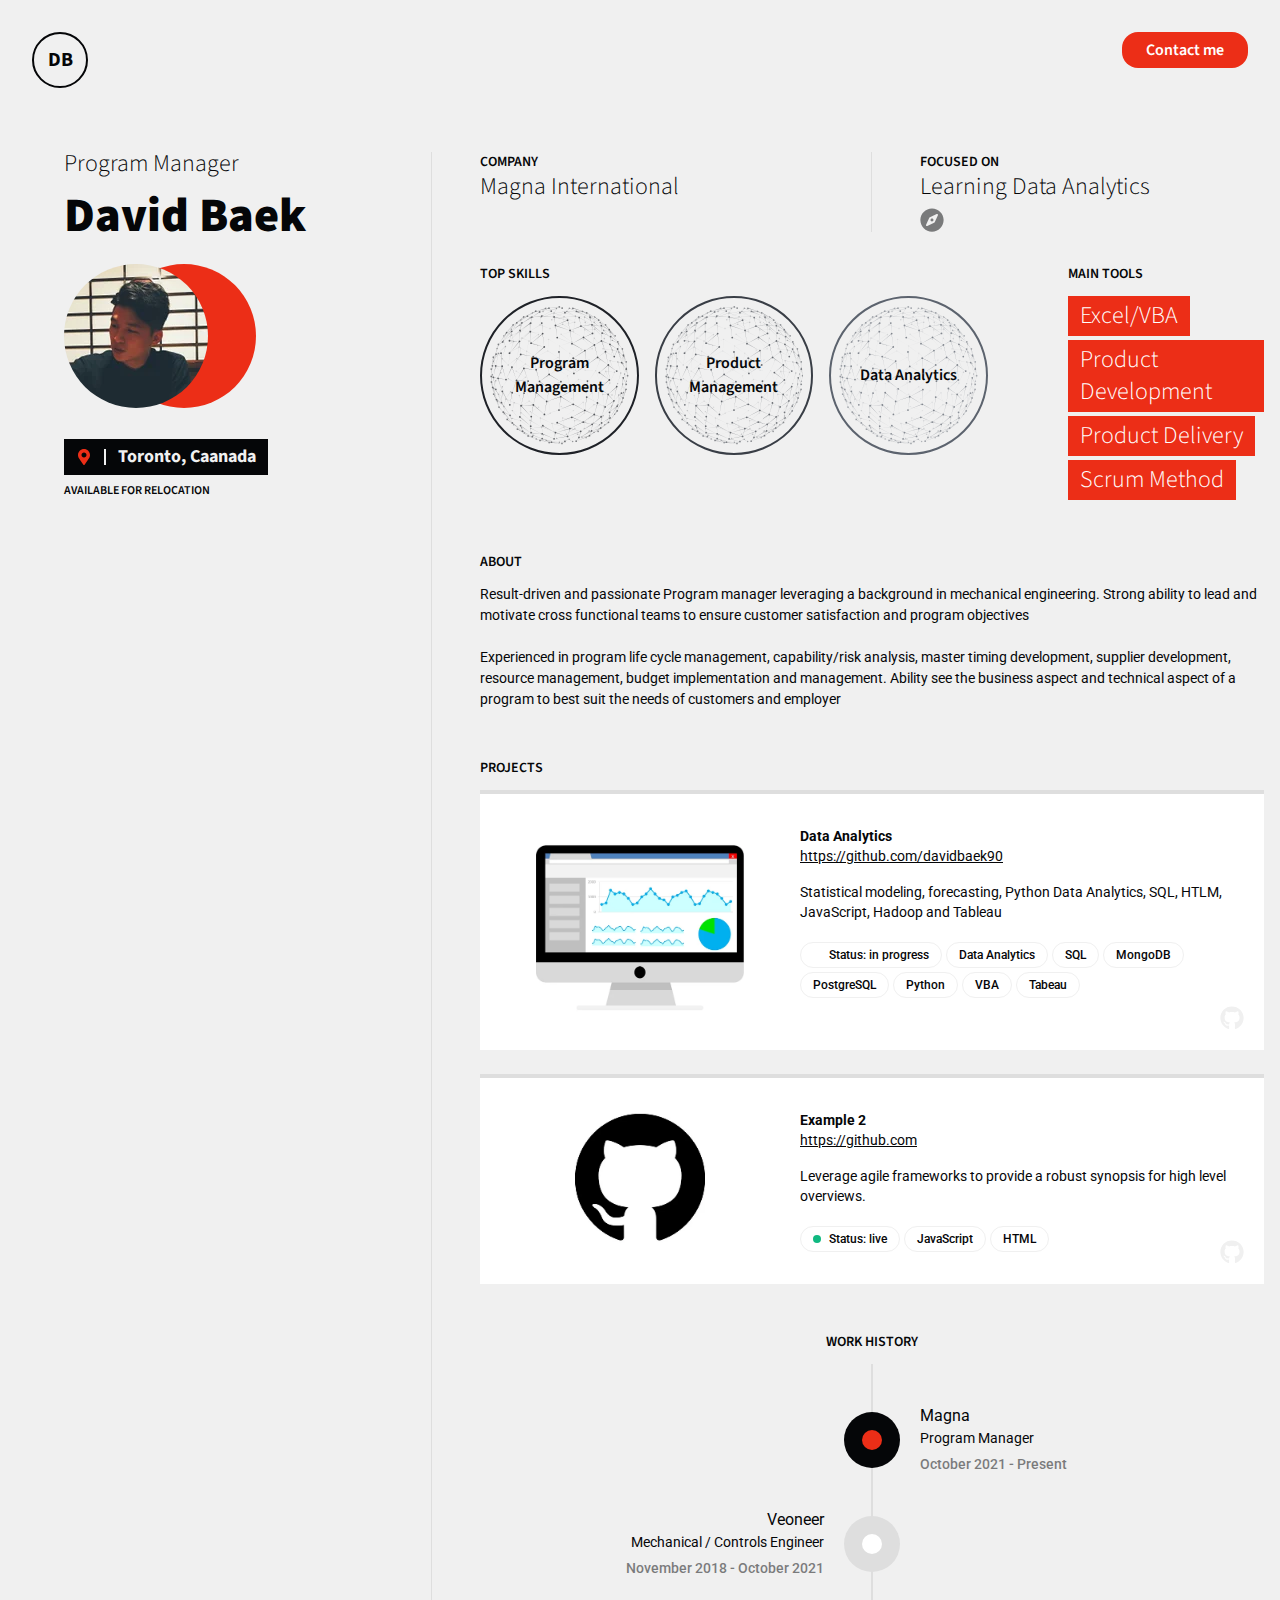
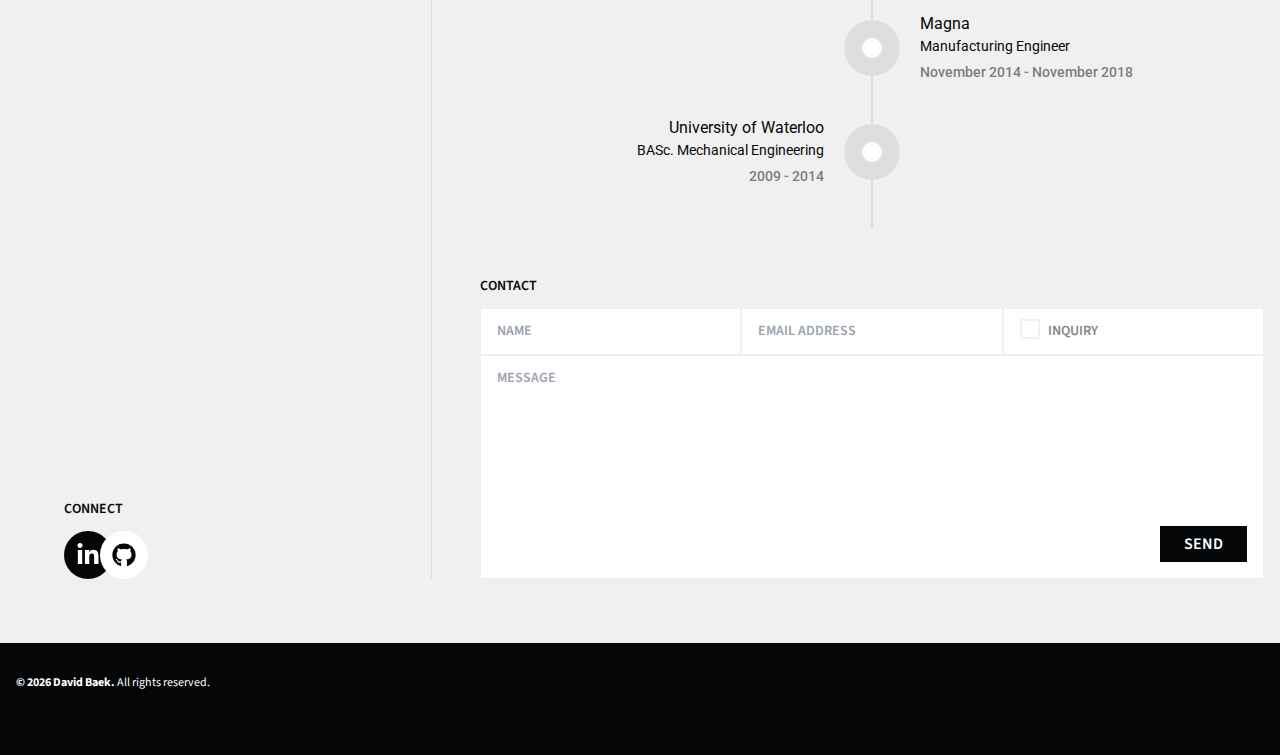
<file: index.html>
<!DOCTYPE html><html lang="en"><head><meta charSet="utf-8"/><meta http-equiv="x-ua-compatible" content="ie=edge"/><meta name="viewport" content="width=device-width, initial-scale=1, shrink-to-fit=no"/><style data-href="/styles.bb18ea838c3f3cd4fc8d.css" data-identity="gatsby-global-css">.form-control{--tw-text-opacity:1}.form-control,.form-input{color:rgba(5,6,8,var(--tw-text-opacity));font-family:Source Sans Pro,sans-serif;font-size:.875rem;font-weight:600;line-height:1.25rem;line-height:1.5;outline:2px solid transparent;outline-offset:2px;padding:.75rem 1rem;width:100%}.form-input{--tw-bg-opacity:1;--tw-text-opacity:1;background-color:rgba(255,255,255,var(--tw-bg-opacity));transition-duration:.15s;transition-property:opacity;transition-timing-function:cubic-bezier(.4,0,.2,1)}.form-input:focus{opacity:.75}.input-range{-webkit-appearance:none;-moz-appearance:none;appearance:none;background-color:transparent;display:block;height:1rem;margin-bottom:.25rem;width:100%}.input-range,.input-range:focus{outline:2px solid transparent;outline-offset:2px}.input-range::-moz-range-track{--tw-bg-opacity:1;-moz-appearance:none;appearance:none;background-color:rgba(240,240,240,var(--tw-bg-opacity));cursor:pointer;height:2px;outline:2px solid transparent;outline-offset:2px;width:100%}.input-range::-ms-track{--tw-bg-opacity:1;appearance:none;background-color:rgba(240,240,240,var(--tw-bg-opacity));cursor:pointer;height:2px;outline:2px solid transparent;outline-offset:2px;width:100%}.input-range::-webkit-slider-runnable-track{--tw-bg-opacity:1;-webkit-appearance:none;appearance:none;background-color:rgba(240,240,240,var(--tw-bg-opacity));cursor:pointer;height:2px;outline:2px solid transparent;outline-offset:2px;width:100%}.input-range::-moz-range-thumb{--tw-bg-opacity:1;-moz-appearance:none;appearance:none;background-color:rgba(236,46,23,var(--tw-bg-opacity));border-radius:9999px;cursor:pointer;height:1rem;outline:2px solid transparent;outline-offset:2px;-webkit-transform:translateY(-6.5px);-moz-transform:translateY(0);width:1rem}.input-range::-ms-thumb{--tw-bg-opacity:1;appearance:none;background-color:rgba(236,46,23,var(--tw-bg-opacity));border-radius:9999px;cursor:pointer;height:1rem;outline:2px solid transparent;outline-offset:2px;-webkit-transform:translateY(-6.5px);-moz-transform:translateY(0);width:1rem}.input-range::-webkit-slider-thumb{--tw-bg-opacity:1;-webkit-appearance:none;appearance:none;background-color:rgba(236,46,23,var(--tw-bg-opacity));border-radius:9999px;cursor:pointer;height:1rem;outline:2px solid transparent;outline-offset:2px;-webkit-transform:translateY(-6.5px);-moz-transform:translateY(0);width:1rem}.history:before{--tw-bg-opacity:1;background-color:rgba(222,222,222,var(--tw-bg-opacity));bottom:0;content:"";display:block;left:50%;position:absolute;top:0;transform:translateX(-1px);width:2px}.history-entry:nth-child(odd){align-self:flex-end;padding-left:3rem}.history-entry:nth-child(2n){align-self:flex-start;padding-right:3rem;text-align:right}.dot-bg{--tw-translate-x:0;--tw-translate-y:0;--tw-rotate:0;--tw-skew-x:0;--tw-skew-y:0;--tw-scale-x:1;--tw-scale-y:1;--tw-translate-y:-50%;top:50%;transform:translateX(var(--tw-translate-x)) translateY(var(--tw-translate-y)) rotate(var(--tw-rotate)) skewX(var(--tw-skew-x)) skewY(var(--tw-skew-y)) scaleX(var(--tw-scale-x)) scaleY(var(--tw-scale-y))}.history-entry:nth-child(odd) .dot-bg{--tw-translate-x:-50%;left:0}.history-entry:nth-child(2n) .dot-bg{--tw-translate-x:50%;right:0}.history-entry:first-child .dot-bg{--tw-bg-opacity:1;background-color:rgba(5,6,8,var(--tw-bg-opacity))}.history-entry:first-child .dot{--tw-bg-opacity:1;background-color:rgba(236,46,23,var(--tw-bg-opacity))}

/*! tailwindcss v2.2.19 | MIT License | https://tailwindcss.com */

/*! modern-normalize v1.1.0 | MIT License | https://github.com/sindresorhus/modern-normalize */html{-webkit-text-size-adjust:100%;line-height:1.15;-moz-tab-size:4;-o-tab-size:4;tab-size:4}body{font-family:system-ui,-apple-system,Segoe UI,Roboto,Helvetica,Arial,sans-serif,Apple Color Emoji,Segoe UI Emoji;margin:0}hr{color:inherit;height:0}abbr[title]{-webkit-text-decoration:underline dotted;text-decoration:underline dotted}b,strong{font-weight:bolder}code,kbd,pre,samp{font-family:ui-monospace,SFMono-Regular,Consolas,Liberation Mono,Menlo,monospace;font-size:1em}small{font-size:80%}sub,sup{font-size:75%;line-height:0;position:relative;vertical-align:baseline}sub{bottom:-.25em}sup{top:-.5em}table{border-color:inherit;text-indent:0}button,input,optgroup,select,textarea{font-family:inherit;font-size:100%;line-height:1.15;margin:0}button,select{text-transform:none}[type=button],[type=submit],button{-webkit-appearance:button}legend{padding:0}progress{vertical-align:baseline}summary{display:list-item}blockquote,dd,dl,figure,h1,h2,h3,h4,h5,h6,hr,p,pre{margin:0}button{background-color:transparent;background-image:none}fieldset,ol,ul{margin:0;padding:0}ol,ul{list-style:none}html{font-family:ui-sans-serif,system-ui,-apple-system,BlinkMacSystemFont,Segoe UI,Roboto,Helvetica Neue,Arial,Noto Sans,sans-serif,Apple Color Emoji,Segoe UI Emoji,Segoe UI Symbol,Noto Color Emoji;line-height:1.5}body{font-family:inherit;line-height:inherit}*,:after,:before{border:0 solid;box-sizing:border-box}hr{border-top-width:1px}img{border-style:solid}textarea{resize:vertical}input::-moz-placeholder,textarea::-moz-placeholder{color:#9ca3af;opacity:1}input:-ms-input-placeholder,textarea:-ms-input-placeholder{color:#9ca3af;opacity:1}input::placeholder,textarea::placeholder{color:#9ca3af;opacity:1}button{cursor:pointer}table{border-collapse:collapse}h1,h2,h3,h4,h5,h6{font-size:inherit;font-weight:inherit}a{color:inherit;text-decoration:inherit}button,input,optgroup,select,textarea{color:inherit;line-height:inherit;padding:0}code,kbd,pre,samp{font-family:ui-monospace,SFMono-Regular,Menlo,Monaco,Consolas,Liberation Mono,Courier New,monospace}audio,canvas,embed,iframe,img,object,svg,video{display:block;vertical-align:middle}img,video{height:auto;max-width:100%}[hidden]{display:none}*,:after,:before{--tw-border-opacity:1;border-color:rgba(229,231,235,var(--tw-border-opacity))}.absolute{position:absolute}.relative{position:relative}.inset-0{bottom:0;left:0;right:0;top:0}.right-0{right:0}.bottom-0{bottom:0}.z-0{z-index:0}.z-10{z-index:10}.m-1{margin:.25rem}.m-2{margin:.5rem}.mx-auto{margin-left:auto;margin-right:auto}.my-4{margin-bottom:1rem;margin-top:1rem}.my-8{margin-bottom:2rem;margin-top:2rem}.mt-1{margin-top:.25rem}.mt-2{margin-top:.5rem}.mt-6{margin-top:1.5rem}.mt-8{margin-top:2rem}.mt-12{margin-top:3rem}.mt-16{margin-top:4rem}.-mt-1{margin-top:-.25rem}.mr-1{margin-right:.25rem}.mr-2{margin-right:.5rem}.mr-4{margin-right:1rem}.mr-5{margin-right:1.25rem}.mb-1{margin-bottom:.25rem}.mb-3{margin-bottom:.75rem}.mb-4{margin-bottom:1rem}.mb-5{margin-bottom:1.25rem}.mb-6{margin-bottom:1.5rem}.-ml-3{margin-left:-.75rem}.block{display:block}.inline-block{display:inline-block}.flex{display:flex}.inline-flex{display:inline-flex}.table{display:table}.grid{display:grid}.hidden{display:none}.h-2{height:.5rem}.h-4{height:1rem}.h-5{height:1.25rem}.h-6{height:1.5rem}.h-12{height:3rem}.h-14{height:3.5rem}.h-full{height:100%}.min-h-screen{min-height:100vh}.w-2{width:.5rem}.w-4{width:1rem}.w-5{width:1.25rem}.w-6{width:1.5rem}.w-12{width:3rem}.w-14{width:3.5rem}.w-auto{width:auto}.w-1\/2{width:50%}.w-1\/3{width:33.333333%}.w-2\/3{width:66.666667%}.w-1\/4{width:25%}.w-3\/4{width:75%}.w-full{width:100%}.transform{--tw-translate-x:0;--tw-translate-y:0;--tw-rotate:0;--tw-skew-x:0;--tw-skew-y:0;--tw-scale-x:1;--tw-scale-y:1;transform:translateX(var(--tw-translate-x)) translateY(var(--tw-translate-y)) rotate(var(--tw-rotate)) skewX(var(--tw-skew-x)) skewY(var(--tw-skew-y)) scaleX(var(--tw-scale-x)) scaleY(var(--tw-scale-y))}.translate-x-12{--tw-translate-x:3rem}@-webkit-keyframes spin{to{transform:rotate(1turn)}}@keyframes spin{to{transform:rotate(1turn)}}@-webkit-keyframes ping{75%,to{opacity:0;transform:scale(2)}}@keyframes ping{75%,to{opacity:0;transform:scale(2)}}@-webkit-keyframes pulse{50%{opacity:.5}}@keyframes pulse{50%{opacity:.5}}@-webkit-keyframes bounce{0%,to{-webkit-animation-timing-function:cubic-bezier(.8,0,1,1);animation-timing-function:cubic-bezier(.8,0,1,1);transform:translateY(-25%)}50%{-webkit-animation-timing-function:cubic-bezier(0,0,.2,1);animation-timing-function:cubic-bezier(0,0,.2,1);transform:none}}@keyframes bounce{0%,to{-webkit-animation-timing-function:cubic-bezier(.8,0,1,1);animation-timing-function:cubic-bezier(.8,0,1,1);transform:translateY(-25%)}50%{-webkit-animation-timing-function:cubic-bezier(0,0,.2,1);animation-timing-function:cubic-bezier(0,0,.2,1);transform:none}}.cursor-pointer{cursor:pointer}.select-none{-webkit-user-select:none;-moz-user-select:none;-ms-user-select:none;user-select:none}.resize-none{resize:none}.grid-cols-3{grid-template-columns:repeat(3,minmax(0,1fr))}.flex-col{flex-direction:column}.flex-wrap{flex-wrap:wrap}.items-center{align-items:center}.justify-center{justify-content:center}.justify-between{justify-content:space-between}.gap-2{gap:.5rem}.overflow-hidden{overflow:hidden}.whitespace-pre-line{white-space:pre-line}.break-words{overflow-wrap:break-word}.break-all{word-break:break-all}.rounded-lg{border-radius:1rem}.rounded-full{border-radius:9999px}.border-2{border-width:2px}.border{border-width:1px}.border-t-4{border-top-width:4px}.border-r-2{border-right-width:2px}.border-r{border-right-width:1px}.border-b-0{border-bottom-width:0}.border-solid{border-style:solid}.border-back{--tw-border-opacity:1;border-color:rgba(240,240,240,var(--tw-border-opacity))}.border-front{--tw-border-opacity:1;border-color:rgba(5,6,8,var(--tw-border-opacity))}.border-line{--tw-border-opacity:1;border-color:rgba(222,222,222,var(--tw-border-opacity))}.border-skill-1{--tw-border-opacity:1;border-color:rgba(30,33,39,var(--tw-border-opacity))}.border-skill-2{--tw-border-opacity:1;border-color:rgba(57,62,70,var(--tw-border-opacity))}.border-skill-3{--tw-border-opacity:1;border-color:rgba(92,99,110,var(--tw-border-opacity))}.bg-green-500{--tw-bg-opacity:1;background-color:rgba(16,185,129,var(--tw-bg-opacity))}.bg-back{--tw-bg-opacity:1;background-color:rgba(240,240,240,var(--tw-bg-opacity))}.bg-front{--tw-bg-opacity:1;background-color:rgba(5,6,8,var(--tw-bg-opacity))}.bg-lead{--tw-bg-opacity:1;background-color:rgba(236,46,23,var(--tw-bg-opacity))}.bg-line{--tw-bg-opacity:1;background-color:rgba(222,222,222,var(--tw-bg-opacity))}.bg-back-light{--tw-bg-opacity:1;background-color:rgba(255,255,255,var(--tw-bg-opacity))}.bg-no-repeat{background-repeat:no-repeat}.fill-current{fill:currentColor}.p-4{padding:1rem}.px-2{padding-left:.5rem;padding-right:.5rem}.px-3{padding-left:.75rem;padding-right:.75rem}.px-4{padding-left:1rem;padding-right:1rem}.px-6{padding-left:1.5rem;padding-right:1.5rem}.py-1{padding-bottom:.25rem;padding-top:.25rem}.py-2{padding-bottom:.5rem;padding-top:.5rem}.py-3{padding-bottom:.75rem;padding-top:.75rem}.py-4{padding-bottom:1rem;padding-top:1rem}.py-12{padding-bottom:3rem;padding-top:3rem}.py-px{padding-bottom:1px;padding-top:1px}.pt-2{padding-top:.5rem}.pt-4{padding-top:1rem}.pt-6{padding-top:1.5rem}.pt-8{padding-top:2rem}.pr-2{padding-right:.5rem}.pr-4{padding-right:1rem}.pb-4{padding-bottom:1rem}.pb-6{padding-bottom:1.5rem}.pb-8{padding-bottom:2rem}.pb-12{padding-bottom:3rem}.pb-16{padding-bottom:4rem}.pl-3{padding-left:.75rem}.pl-4{padding-left:1rem}.text-center{text-align:center}.text-right{text-align:right}.align-middle{vertical-align:middle}.font-header{font-family:Source Sans Pro,sans-serif}.font-text{font-family:Roboto,sans-serif}.text-xs{font-size:.75rem;line-height:1rem}.text-sm{font-size:.875rem;line-height:1.25rem}.text-lg{font-size:1.125rem}.text-lg,.text-xl{line-height:1.75rem}.text-xl{font-size:1.25rem}.text-2xl{font-size:1.5rem;line-height:2rem}.text-3xl{font-size:1.875rem;line-height:2.25rem}.text-5xl{font-size:3rem;line-height:1}.font-light{font-weight:300}.font-normal{font-weight:400}.font-medium{font-weight:500}.font-semibold{font-weight:600}.font-bold{font-weight:700}.font-extrabold{font-weight:800}.font-black{font-weight:900}.uppercase{text-transform:uppercase}.leading-none{line-height:1}.leading-tight{line-height:1.25}.leading-normal{line-height:1.5}.tracking-tight{letter-spacing:-.025em}.text-gray-900{--tw-text-opacity:1;color:rgba(17,24,39,var(--tw-text-opacity))}.text-back{--tw-text-opacity:1;color:rgba(240,240,240,var(--tw-text-opacity))}.text-front{--tw-text-opacity:1;color:rgba(5,6,8,var(--tw-text-opacity))}.text-lead{--tw-text-opacity:1;color:rgba(236,46,23,var(--tw-text-opacity))}.text-lead-text{--tw-text-opacity:1;color:rgba(255,255,255,var(--tw-text-opacity))}.text-skill-1{--tw-text-opacity:1;color:rgba(30,33,39,var(--tw-text-opacity))}.text-skill-2{--tw-text-opacity:1;color:rgba(57,62,70,var(--tw-text-opacity))}.text-skill-3{--tw-text-opacity:1;color:rgba(92,99,110,var(--tw-text-opacity))}.text-back-light{--tw-text-opacity:1;color:rgba(255,255,255,var(--tw-text-opacity))}.underline{text-decoration:underline}.antialiased{-webkit-font-smoothing:antialiased;-moz-osx-font-smoothing:grayscale}.subpixel-antialiased{-webkit-font-smoothing:auto;-moz-osx-font-smoothing:auto}.opacity-50{opacity:.5}.hover\:opacity-75:hover,.opacity-75{opacity:.75}*,:after,:before{--tw-shadow:0 0 #0000}.hover\:shadow-lg:hover{--tw-shadow:0 10px 15px -3px rgba(0,0,0,.1),0 4px 6px -2px rgba(0,0,0,.05);box-shadow:var(--tw-ring-offset-shadow,0 0 #0000),var(--tw-ring-shadow,0 0 #0000),var(--tw-shadow)}.outline-none{outline:2px solid transparent;outline-offset:2px}*,:after,:before{--tw-ring-inset:var(--tw-empty,/*!*/ /*!*/);--tw-ring-offset-width:0px;--tw-ring-offset-color:#fff;--tw-ring-color:rgba(59,130,246,.5);--tw-ring-offset-shadow:0 0 #0000;--tw-ring-shadow:0 0 #0000}.filter{--tw-blur:var(--tw-empty,/*!*/ /*!*/);--tw-brightness:var(--tw-empty,/*!*/ /*!*/);--tw-contrast:var(--tw-empty,/*!*/ /*!*/);--tw-grayscale:var(--tw-empty,/*!*/ /*!*/);--tw-hue-rotate:var(--tw-empty,/*!*/ /*!*/);--tw-invert:var(--tw-empty,/*!*/ /*!*/);--tw-saturate:var(--tw-empty,/*!*/ /*!*/);--tw-sepia:var(--tw-empty,/*!*/ /*!*/);--tw-drop-shadow:var(--tw-empty,/*!*/ /*!*/);filter:var(--tw-blur) var(--tw-brightness) var(--tw-contrast) var(--tw-grayscale) var(--tw-hue-rotate) var(--tw-invert) var(--tw-saturate) var(--tw-sepia) var(--tw-drop-shadow)}.transition-all{transition-duration:.15s;transition-property:all;transition-timing-function:cubic-bezier(.4,0,.2,1)}.transition-opacity{transition-duration:.15s;transition-property:opacity;transition-timing-function:cubic-bezier(.4,0,.2,1)}.transition-shadow{transition-property:box-shadow;transition-timing-function:cubic-bezier(.4,0,.2,1)}.duration-150,.transition-shadow{transition-duration:.15s}.duration-300{transition-duration:.3s}.ease-linear{transition-timing-function:linear}@media (min-width:768px){.md\:mr-0{margin-right:0}.md\:block{display:block}.md\:w-1\/4{width:25%}.md\:w-3\/4{width:75%}.md\:max-w-screen-sm{max-width:640px}.md\:gap-4{gap:1rem}.md\:pr-8{padding-right:2rem}.md\:text-base{font-size:1rem;line-height:1.5rem}.md\:text-2xl{font-size:1.5rem;line-height:2rem}.md\:text-5xl{font-size:3rem;line-height:1}}@media (min-width:1024px){.lg\:mt-4{margin-top:1rem}.lg\:block{display:block}.lg\:hidden{display:none}.lg\:h-auto{height:auto}.lg\:w-auto{width:auto}.lg\:w-1\/3{width:33.333333%}.lg\:w-2\/3{width:66.666667%}.lg\:w-1\/5{width:20%}.lg\:w-2\/5{width:40%}.lg\:w-4\/5{width:80%}.lg\:max-w-screen-xl{max-width:1280px}.lg\:flex-1{flex:1 1 0%}.lg\:self-start{align-self:flex-start}.lg\:rounded-lg{border-radius:1rem}.lg\:border-r{border-right-width:1px}.lg\:p-8{padding:2rem}.lg\:p-px{padding:1px}.lg\:px-6{padding-left:1.5rem;padding-right:1.5rem}.lg\:px-8{padding-left:2rem;padding-right:2rem}.lg\:px-px{padding-left:1px;padding-right:1px}.lg\:py-0{padding-bottom:0;padding-top:0}.lg\:py-2{padding-bottom:.5rem;padding-top:.5rem}.lg\:pr-8{padding-right:2rem}.lg\:pr-12{padding-right:3rem}.lg\:pb-0{padding-bottom:0}.lg\:pl-8{padding-left:2rem}.lg\:pl-12{padding-left:3rem}}@media (min-width:1280px){.xl\:px-12{padding-left:3rem;padding-right:3rem}.xl\:pr-20{padding-right:5rem}.xl\:pl-12{padding-left:3rem}}</style><meta name="generator" content="Gatsby 4.1.0"/><title data-react-helmet="true">David Baek</title><link data-react-helmet="true" rel="stylesheet" href="https://fonts.googleapis.com/css2?family=Roboto:wght@400;500&amp;family=Source+Sans+Pro:wght@300;400;600;700;900&amp;display=swap"/><meta data-react-helmet="true" name="description" content="Personal page of David Baek"/><meta data-react-helmet="true" property="og:title" content="David Baek"/><meta data-react-helmet="true" property="og:description" content="Personal page of David Baek"/><meta data-react-helmet="true" property="og:type" content="website"/><meta data-react-helmet="true" name="twitter:card" content="summary"/><meta data-react-helmet="true" name="twitter:title" content="David Baek"/><meta data-react-helmet="true" name="twitter:description" content="Personal page of David Baek"/><script data-react-helmet="true" type="application/ld+json">{"@context":"http://schema.org/","@type":"Person","name":"David Baek","image":"/static/4325d0c1dc0941f6c79bdad8d4bd35d6/profile23.jpg","jobTitle":"Program Manager","sameAs":["https://linkedin.com/in/david-baek","https://github.com/davidbaek90"],"worksFor":{"@type":"Organization","name":"Magna International"}}</script><style>.gatsby-image-wrapper{position:relative;overflow:hidden}.gatsby-image-wrapper picture.object-fit-polyfill{position:static!important}.gatsby-image-wrapper img{bottom:0;height:100%;left:0;margin:0;max-width:none;padding:0;position:absolute;right:0;top:0;width:100%;object-fit:cover}.gatsby-image-wrapper [data-main-image]{opacity:0;transform:translateZ(0);transition:opacity .25s linear;will-change:opacity}.gatsby-image-wrapper-constrained{display:inline-block;vertical-align:top}</style><noscript><style>.gatsby-image-wrapper noscript [data-main-image]{opacity:1!important}.gatsby-image-wrapper [data-placeholder-image]{opacity:0!important}</style></noscript><script type="module">const e="undefined"!=typeof HTMLImageElement&&"loading"in HTMLImageElement.prototype;e&&document.body.addEventListener("load",(function(e){if(void 0===e.target.dataset.mainImage)return;if(void 0===e.target.dataset.gatsbyImageSsr)return;const t=e.target;let a=null,n=t;for(;null===a&&n;)void 0!==n.parentNode.dataset.gatsbyImageWrapper&&(a=n.parentNode),n=n.parentNode;const o=a.querySelector("[data-placeholder-image]"),r=new Image;r.src=t.currentSrc,r.decode().catch((()=>{})).then((()=>{t.style.opacity=1,o&&(o.style.opacity=0,o.style.transition="opacity 500ms linear")}))}),!0);</script><link as="script" rel="preload" href="/webpack-runtime-03f5b2b098632d0fbae9.js"/><link as="script" rel="preload" href="/framework-346663b7a2a9cff557a5.js"/><link as="script" rel="preload" href="/app-e9c56baa839008defa69.js"/><link as="script" rel="preload" href="/1bfc9850-e30b6952e7b58d6da810.js"/><link as="script" rel="preload" href="/commons-6d5c576417c7c9df0011.js"/><link as="script" rel="preload" href="/component---node-modules-wkocjan-gatsby-theme-intro-src-templates-index-js-039994d7b667c235bf8a.js"/><link as="fetch" rel="preload" href="/page-data/index/page-data.json" crossorigin="anonymous"/><link as="fetch" rel="preload" href="/page-data/sq/d/2903201533.json" crossorigin="anonymous"/><link as="fetch" rel="preload" href="/page-data/app-data.json" crossorigin="anonymous"/></head><body><div id="___gatsby"><div style="outline:none" tabindex="-1" id="gatsby-focus-wrapper"><div class="antialiased bg-back leading-normal font-text text-front"><header class="flex justify-between p-4 lg:px-8"><span class="inline-flex w-14 h-14 lg:mt-4 font-header font-bold text-xl justify-center items-center text-center text-front border-2 border-solid border-front rounded-full">DB</span><a class="flex w-14 h-14 font-header font-semibold px-2 bg-lead rounded-full text-lead-text justify-center items-center leading-tight lg:w-auto lg:h-auto lg:px-6 lg:py-2 lg:rounded-lg lg:self-start lg:mt-4 hover:opacity-75 transition-opacity duration-150" href="#contact"><svg stroke="currentColor" fill="currentColor" stroke-width="0" viewBox="0 0 512 512" class="inline-block h-6 w-6 lg:hidden" height="1em" width="1em" xmlns="http://www.w3.org/2000/svg"><path d="M502.3 190.8c3.9-3.1 9.7-.2 9.7 4.7V400c0 26.5-21.5 48-48 48H48c-26.5 0-48-21.5-48-48V195.6c0-5 5.7-7.8 9.7-4.7 22.4 17.4 52.1 39.5 154.1 113.6 21.1 15.4 56.7 47.8 92.2 47.6 35.7.3 72-32.8 92.3-47.6 102-74.1 131.6-96.3 154-113.7zM256 320c23.2.4 56.6-29.2 73.4-41.4 132.7-96.3 142.8-104.7 173.4-128.7 5.8-4.5 9.2-11.5 9.2-18.9v-19c0-26.5-21.5-48-48-48H48C21.5 64 0 85.5 0 112v19c0 7.4 3.4 14.3 9.2 18.9 30.6 23.9 40.7 32.4 173.4 128.7 16.8 12.2 50.2 41.8 73.4 41.4z"></path></svg><span class="hidden lg:block">Contact me</span></a></header><div class="md:max-w-screen-sm lg:max-w-screen-xl mx-auto px-4 flex flex-wrap pt-4 my-8"><aside class="w-full lg:w-1/3 lg:border-r border-line lg:px-6 xl:px-12"><div class="flex flex-col h-full justify-between"><div><h2 class="font-header font-light text-front text-2xl leading-none mb-4">Program Manager</h2><h1 class="font-header font-black text-front text-5xl leading-none break-words mb-6">David Baek</h1><div class="relative inline-block leading-none"><div data-gatsby-image-wrapper="" style="width:144px;height:144px" class="gatsby-image-wrapper rounded-full relative z-10"><div aria-hidden="true" data-placeholder-image="" style="opacity:1;transition:opacity 500ms linear;background-color:#182838;width:144px;height:144px;position:relative"></div><picture><source type="image/webp" data-srcset="/static/4325d0c1dc0941f6c79bdad8d4bd35d6/7512d/profile23.webp 144w,/static/4325d0c1dc0941f6c79bdad8d4bd35d6/654e6/profile23.webp 288w" sizes="144px"/><img data-gatsby-image-ssr="" data-main-image="" style="opacity:0" sizes="144px" decoding="async" loading="lazy" data-src="/static/4325d0c1dc0941f6c79bdad8d4bd35d6/17fa0/profile23.jpg" data-srcset="/static/4325d0c1dc0941f6c79bdad8d4bd35d6/17fa0/profile23.jpg 144w,/static/4325d0c1dc0941f6c79bdad8d4bd35d6/d75f5/profile23.jpg 288w" alt="David Baek"/></picture><noscript><picture><source type="image/webp" srcSet="/static/4325d0c1dc0941f6c79bdad8d4bd35d6/7512d/profile23.webp 144w,/static/4325d0c1dc0941f6c79bdad8d4bd35d6/654e6/profile23.webp 288w" sizes="144px"/><img data-gatsby-image-ssr="" data-main-image="" style="opacity:0" sizes="144px" decoding="async" loading="lazy" src="/static/4325d0c1dc0941f6c79bdad8d4bd35d6/17fa0/profile23.jpg" srcSet="/static/4325d0c1dc0941f6c79bdad8d4bd35d6/17fa0/profile23.jpg 144w,/static/4325d0c1dc0941f6c79bdad8d4bd35d6/d75f5/profile23.jpg 288w" alt="David Baek"/></picture></noscript><script type="module">const t="undefined"!=typeof HTMLImageElement&&"loading"in HTMLImageElement.prototype;if(t){const t=document.querySelectorAll("img[data-main-image]");for(let e of t){e.dataset.src&&(e.setAttribute("src",e.dataset.src),e.removeAttribute("data-src")),e.dataset.srcset&&(e.setAttribute("srcset",e.dataset.srcset),e.removeAttribute("data-srcset"));const t=e.parentNode.querySelectorAll("source[data-srcset]");for(let e of t)e.setAttribute("srcset",e.dataset.srcset),e.removeAttribute("data-srcset");e.complete&&(e.style.opacity=1)}}</script></div><div class="absolute inset-0 rounded-full bg-lead z-0 transform translate-x-12"></div></div><br/><div class="inline-flex items-center bg-front mt-6 w-auto"><span class="text-lead border-r-2 border-back px-3"><svg stroke="currentColor" fill="currentColor" stroke-width="0" viewBox="0 0 384 512" class="h-4 w-4" height="1em" width="1em" xmlns="http://www.w3.org/2000/svg"><path d="M172.268 501.67C26.97 291.031 0 269.413 0 192 0 85.961 85.961 0 192 0s192 85.961 192 192c0 77.413-26.97 99.031-172.268 309.67-9.535 13.774-29.93 13.773-39.464 0zM192 272c44.183 0 80-35.817 80-80s-35.817-80-80-80-80 35.817-80 80 35.817 80 80 80z"></path></svg></span><span class="text-back font-header font-bold py-1 px-3 text-lg">Toronto, Canada</span></div><div class="text-xs uppercase mt-2 font-semibold text-front font-header">Available for relocation</div></div><div class="pt-8 pb-12 lg:py-0"><h5 class="font-header font-semibold text-front text-sm uppercase mb-3">Connect</h5><div class="pl-3"><a aria-label="linkedin" class="inline-flex w-12 h-12 justify-center items-center rounded-full -ml-3 bg-front text-back-light hover:shadow-lg transition-shadow duration-150" href="https://linkedin.com/in/david-baek" rel="noopener noreferrer" target="_blank"><svg stroke="currentColor" fill="currentColor" stroke-width="0" viewBox="0 0 448 512" class="w-6 h-6" height="1em" width="1em" xmlns="http://www.w3.org/2000/svg"><path d="M100.28 448H7.4V148.9h92.88zM53.79 108.1C24.09 108.1 0 83.5 0 53.8a53.79 53.79 0 0 1 107.58 0c0 29.7-24.1 54.3-53.79 54.3zM447.9 448h-92.68V302.4c0-34.7-.7-79.2-48.29-79.2-48.29 0-55.69 37.7-55.69 76.7V448h-92.78V148.9h89.08v40.8h1.3c12.4-23.5 42.69-48.3 87.88-48.3 94 0 111.28 61.9 111.28 142.3V448z"></path></svg></a><a aria-label="github" class="inline-flex w-12 h-12 justify-center items-center rounded-full -ml-3 bg-back-light text-front hover:shadow-lg transition-shadow duration-150" href="https://github.com/davidbaek90" rel="noopener noreferrer" target="_blank"><svg stroke="currentColor" fill="currentColor" stroke-width="0" viewBox="0 0 496 512" class="w-6 h-6" height="1em" width="1em" xmlns="http://www.w3.org/2000/svg"><path d="M165.9 397.4c0 2-2.3 3.6-5.2 3.6-3.3.3-5.6-1.3-5.6-3.6 0-2 2.3-3.6 5.2-3.6 3-.3 5.6 1.3 5.6 3.6zm-31.1-4.5c-.7 2 1.3 4.3 4.3 4.9 2.6 1 5.6 0 6.2-2s-1.3-4.3-4.3-5.2c-2.6-.7-5.5.3-6.2 2.3zm44.2-1.7c-2.9.7-4.9 2.6-4.6 4.9.3 2 2.9 3.3 5.9 2.6 2.9-.7 4.9-2.6 4.6-4.6-.3-1.9-3-3.2-5.9-2.9zM244.8 8C106.1 8 0 113.3 0 252c0 110.9 69.8 205.8 169.5 239.2 12.8 2.3 17.3-5.6 17.3-12.1 0-6.2-.3-40.4-.3-61.4 0 0-70 15-84.7-29.8 0 0-11.4-29.1-27.8-36.6 0 0-22.9-15.7 1.6-15.4 0 0 24.9 2 38.6 25.8 21.9 38.6 58.6 27.5 72.9 20.9 2.3-16 8.8-27.1 16-33.7-55.9-6.2-112.3-14.3-112.3-110.5 0-27.5 7.6-41.3 23.6-58.9-2.6-6.5-11.1-33.3 2.6-67.9 20.9-6.5 69 27 69 27 20-5.6 41.5-8.5 62.8-8.5s42.8 2.9 62.8 8.5c0 0 48.1-33.6 69-27 13.7 34.7 5.2 61.4 2.6 67.9 16 17.7 25.8 31.5 25.8 58.9 0 96.5-58.9 104.2-114.8 110.5 9.2 7.9 17 22.9 17 46.4 0 33.7-.3 75.4-.3 83.6 0 6.5 4.6 14.4 17.3 12.1C428.2 457.8 496 362.9 496 252 496 113.3 383.5 8 244.8 8zM97.2 352.9c-1.3 1-1 3.3.7 5.2 1.6 1.6 3.9 2.3 5.2 1 1.3-1 1-3.3-.7-5.2-1.6-1.6-3.9-2.3-5.2-1zm-10.8-8.1c-.7 1.3.3 2.9 2.3 3.9 1.6 1 3.6.7 4.3-.7.7-1.3-.3-2.9-2.3-3.9-2-.6-3.6-.3-4.3.7zm32.4 35.6c-1.6 1.3-1 4.3 1.3 6.2 2.3 2.3 5.2 2.6 6.5 1 1.3-1.3.7-4.3-1.3-6.2-2.2-2.3-5.2-2.6-6.5-1zm-11.4-14.7c-1.6 1-1.6 3.6 0 5.9 1.6 2.3 4.3 3.3 5.6 2.3 1.6-1.3 1.6-3.9 0-6.2-1.4-2.3-4-3.3-5.6-2z"></path></svg></a></div></div></div></aside><main class="lg:w-2/3 lg:pl-8 xl:pl-12"><div class="flex pb-8"><div class="w-1/2 pr-4 lg:pr-12 border-r border-line"><h5 class="font-header font-semibold text-front text-sm uppercase">Company</h5><h3 class="font-header font-light text-2xl text-front leading-tight">Magna International</h3></div><div class="w-1/2 pl-4 lg:pl-12"><h5 class="font-header font-semibold text-front text-sm uppercase">Focused on</h5><div class="font-header font-light text-2xl text-front leading-tight">Learning Data Analytics<div><a aria-label="website" class="inline-block text-front opacity-50 hover:opacity-75 h-4 w-4 transition-opacity duration-150" href="https://github.com/davidbaek90" rel="noopener noreferrer" target="_blank"><svg stroke="currentColor" fill="currentColor" stroke-width="0" viewBox="0 0 496 512" height="1em" width="1em" xmlns="http://www.w3.org/2000/svg"><path d="M225.38 233.37c-12.5 12.5-12.5 32.76 0 45.25 12.49 12.5 32.76 12.5 45.25 0 12.5-12.5 12.5-32.76 0-45.25-12.5-12.49-32.76-12.49-45.25 0zM248 8C111.03 8 0 119.03 0 256s111.03 248 248 248 248-111.03 248-248S384.97 8 248 8zm126.14 148.05L308.17 300.4a31.938 31.938 0 0 1-15.77 15.77l-144.34 65.97c-16.65 7.61-33.81-9.55-26.2-26.2l65.98-144.35a31.938 31.938 0 0 1 15.77-15.77l144.34-65.97c16.65-7.6 33.8 9.55 26.19 26.2z"></path></svg></a></div></div></div></div><div class="flex flex-wrap"><div class="md:w-3/4 pb-12 md:pr-8 lg:pr-12 xl:pr-20"><h5 class="font-header font-semibold text-front text-sm uppercase mb-3">Top skills</h5><ul class="flex flex-wrap grid grid-cols-3 gap-2 md:gap-4"><li class="relative flex justify-center items-center rounded-full border-2 border-skill-1"><span class="absolute font-header font-semibold text-front text-sm md:text-base px-2 text-center">Program Management</span><svg class="w-full text-skill-1 opacity-75 m-2" viewBox="460.5 460.5 79 79" width="300" fill="currentColor"><path d="m504.7 500.2-5.5-3.4v-.1h.1zm-5.4 3.8c-.1 0-.1 0 0 0-.1 0-.1-.1 0 0l5.4-3.8h.1v.1z" opacity=".106"></path><path d="m493.1 500.7s0-.1 0 0l6.1-3.9h.1v.1z" opacity=".106"></path><path d="m499.3 504c-.1 0-.1 0 0 0l-6.2-3.3v-.1h.1l6.1 3.4c0-.1 0 0 0 0zm-.1-7.1c0-.1 0-.1 0 0l5.4-3.4h.1v.1z" opacity=".106"></path><path d="m505.9 506.5-6.7-2.5v-.1h.1l6.6 2.6c0-.1.1-.1 0 0z" opacity=".106"></path><path d="m505.9 506.5-1.3-6.3v-.1h.1zm-6.7-9.6s0-.1 0 0v-7.1 7.1c.1-.1.1 0 0 0z" opacity=".106"></path><path d="m504.7 500.2s-.1 0 0 0c-.1 0-.1 0 0 0l4.6-3.4h.1v.1zm-11.3 7.7c-.1 0-.1 0 0 0l5.8-4h.1v.1z" opacity=".106"></path><path d="m500.1 510.8s-.1 0 0 0l-.9-6.8v-.1h.1zm4.6-17.2-5.5-3.7v-.1h.1l5.4 3.8c0-.1 0-.1 0 0z" opacity=".106"></path><path d="m493.1 493.1c-.1 0 0 0 0 0l6.1-3.4h.1v.1zm7 17.7s-.1 0 0 0c-.1 0-.1-.1 0 0l5.8-4.4h.1v.1z" opacity=".106"></path><path d="m505.9 506.5s0-.1 0 0l4.9-4.1h.1v.1z" opacity=".106"></path><path d="m510.9 502.5c-.1 0-.1 0 0 0l-1.6-5.5v-.1h.1l1.5 5.6c0-.1 0 0 0 0zm-23.9 2.2c-.1 0-.1 0 0 0l6.1-4.1h.1v.1zm17.7-11.1c-.1 0-.1-.1 0 0l1.2-6.1h.1v.1l-1.3 6c0-.1 0 0 0 0z" opacity=".106"></path><path d="m509.3 497c-.1 0-.1-.1 0 0l1.6-5.4h.1v.1zm-15.9 10.9-6.5-3.2v-.1h.1l6.4 3.3s.1 0 0 0zm13.7 5.5s-.1 0 0 0l-1.2-6.9v-.1h.1z" opacity=".106"></path><path d="m512.4 508.8-6.5-2.3v-.1h.1l6.4 2.4c0-.1 0-.1 0 0zm2.3-11.7-5.5-.2 5.5.2c.1-.1.1 0 0 0 .1 0 .1 0 0 0zm-15.4-7.3c-.1 0-.1 0 0 0l-5.9-3.7v-.1h.1l5.8 3.8c0-.1 0 0 0 0zm7.8 23.6-7-2.6v-.1h.1l6.9 2.7c0-.1 0-.1 0 0z" opacity=".106"></path><path d="m512.4 508.8s-.1-.1 0 0l-1.6-6.3v-.1h.1l1.5 6.4c0-.1 0 0 0 0z" opacity=".106"></path><path d="m493.9 514.9-.6-7v-.1h.1l.5 7.1c.1 0 .1 0 0 0zm-.8-21.8-6.2-3.7v-.1h.1l6.1 3.8s.1 0 0 0z" opacity=".11"></path><path d="m510.9 491.6-5-4.1v-.1h.1l4.9 4.2c0-.1.1 0 0 0z" opacity=".106"></path><path d="m493.9 514.9s0-.1 0 0l6.1-4.2h.1v.1zm5.4-25.1c-.1 0-.1 0 0 0l.8-6.6h.1v.1zm17.5 13.4-6-.7v-.1h.1l5.9.8c.1-.1.1-.1 0 0 .1-.1.1 0 0 0zm-9.7 10.2c-.1-.1-.1-.1 0 0l5.3-4.7h.1v.1zm-20.5-16.3.2-7.6-.2 7.6c.1 0 .1 0 0 0z" opacity=".11"></path><path d="m505.9 487.5-5.9-4.2v-.1h.1l5.8 4.3c.1-.1.1-.1 0 0zm-18.2 24.1-.8-6.9v-.1h.1l.7 7c.1 0 .1 0 0 0z" opacity=".11"></path><path d="m486.9 489.5s0-.1 0 0l6.4-3.5h.1v.1z" opacity=".111"></path><path d="m493.9 514.9-6.2-3.3v-.1h.1l6.1 3.4c.1-.1.1 0 0 0 .1 0 .1 0 0 0z" opacity=".117"></path><path d="m510.9 491.6s-.1 0 0 0c-.1-.1 0-.1 0 0l6-.4h.1v.1z" opacity=".114"></path><path d="m510.9 491.6s-.1 0 0 0l1.5-6.1h.1v.1z" opacity=".118"></path><path d="m501 517.9c-.1 0-.1-.1 0 0l6.1-4.6h.1v.1z" opacity=".114"></path><path d="m514.7 497.1 2.1-5.9h.1v.1l-2.2 5.8c.1 0 .1 0 0 0z" opacity=".118"></path><path d="m486.6 497.1-6-3.6v-.1h.1l5.9 3.7c.1-.1.1-.1 0 0 .1 0 .1 0 0 0z" opacity=".122"></path><path d="m520.7 497.4-5.9-.3v-.1l5.9.4c0-.1 0-.1 0 0z" opacity=".123"></path><path d="m518.6 509.9-6.2-1.2v-.1h.1l6.1 1.3c0-.1.1 0 0 0zm-18.5-26.6s-.1 0 0 0c-.1-.1-.1-.1 0 0l7.1-2.4h.1v.1zm-6.7 2.8c-.1 0-.1 0 0 0l.5-6.6h.1v.1zm-5.7 25.5-6.3-3.2v-.1h.1l6.2 3.3c.1-.1.1 0 0 0zm29.2-20.3-4.5-5.7v-.1h.1z" opacity=".126"></path><path d="m486.9 489.5.7-6.7h.1v.1zm29.9 13.7c0-.1 0-.1 0 0l3.8-5.8h.1v.1l-3.9 5.7c.1 0 .1 0 0 0z" opacity=".127"></path><path d="m500.1 483.3-6.2-3.8v-.1h.1l6.1 3.9c0-.1 0-.1 0 0z" opacity=".129"></path><path d="m494.8 521.7c-.1 0-.1 0 0 0l-.9-6.8v-.1h.1l.8 6.9c0-.1 0 0 0 0zm17.7-36.1c-.1 0-.1 0 0 0l-5.3-4.6v-.1h.1l5.2 4.7c0-.1 0 0 0 0zm-31.8 15.6s-.1-.1 0 0l-.1-7.7.1 7.7c0-.1 0 0 0 0zm27.3 18.9-7.1-2.2v-.1h.1l7 2.3c.1-.1.1 0 0 0 .1 0 .1 0 0 0zm-25.2-5.4c0-.1 0-.1 0 0l4.9-3.1h.1v.1z" opacity=".133"></path><path d="m486.9 489.5-5.5-3.1v-.1h.1l5.4 3.2c.1-.1.1 0 0 0z" opacity=".135"></path><path d="m513.6 515.3c-.1 0-.1 0 0 0l5-5.5h.1v.1z" opacity=".137"></path><path d="m487.6 482.9c0-.1 0-.1 0 0l6.2-3.5h.1v.1l-6.3 3.4c.1 0 .1 0 0 0zm20.4 37.2 5.5-4.9h.1v.1l-5.6 4.8c.1 0 .1 0 0 0z" opacity=".141"></path><path d="m482.8 514.7s0-.1 0 0l-1.4-6.2v-.1h.1l1.3 6.3c.1-.1 0 0 0 0zm29.7-29.1c-.1 0-.1 0 0 0-.1-.1-.1-.1 0 0l6.2-.7h.1v.1zm-31.8 7.9c-.1 0-.1 0 0 0l.7-7.2h.1v.1zm26.4-12.5-6.2-4.3v-.1h.1l6.1 4.4c.1-.1.1-.1 0 0 .1 0 .1 0 0 0z" opacity=".145"></path><path d="m475.9 504.9s-.1 0 0 0c-.1 0-.1 0 0 0l4.8-3.9h.1v.1zm12.3 13.4-5.4-3.6v-.1h.1l5.3 3.7c.1-.1.1-.1 0 0zm34.9-14.5s-.1 0 0 0l-2.4-6.5v-.1h.1z" opacity=".149"></path><path d="m480.7 501.2-5.3-3.5v-.1h.1l5.2 3.6c0-.1 0-.1 0 0z" opacity=".15"></path><path d="m507.1 481c0-.1 0-.1 0 0l6.6-1.6h.1v.1z" opacity=".153"></path><path d="m475.4 497.6s-.1 0 0 0c-.1 0-.1 0 0 0l5.3-4.2h.1v.1zm45.3-.2c-.1 0-.1 0 0 0l2.4-6.1h.1v.1z" opacity=".154"></path><path d="m501.9 524.3c-.1 0-.1 0 0 0l6.2-4.3h.1v.1z" opacity=".157"></path><path d="m477.2 511.5s-.1 0 0 0c-.1 0-.1 0 0 0l4.3-3.2h.1v.1z" opacity=".158"></path><path d="m514.3 521.4-.8-6.1v-.1h.1zm-33.6-27.9c-.1 0-.1 0 0 0l-4.9-3.1v-.1h.1l4.8 3.2c0-.1 0 0 0 0z" opacity=".161"></path><path d="m519.7 516.7s-.1 0 0 0l-1.1-6.8v-.1h.1z" opacity=".164"></path><path d="m487.6 482.9-5-2.5v-.1h.1l4.9 2.6c.1-.1.1-.1 0 0 .1 0 .1 0 0 0z" opacity=".165"></path><path d="m487.6 482.9.4-6.2h.1v.1l-.5 6.1c.1 0 .1 0 0 0z" opacity=".165"></path><path d="m514.3 521.4-6.3-1.3v-.1h.1l6.2 1.4c0-.1.1 0 0 0z" opacity=".166"></path><path d="m518.7 485-5-5.5v-.1c0-.1 0 0 .1 0l4.9 5.6c.1-.1.1 0 0 0zm-35.2 35.7c-.1 0-.1 0 0 0-.1 0-.1-.1 0 0l4.7-2.5h.1v.1z" opacity=".169"></path><path d="m481.4 486.4s-.1-.1 0 0l1.2-6h.1v.1z" opacity=".172"></path><path d="m489.2 524.4s-.1-.1 0 0c-.1-.1-.1-.1 0 0l5.6-2.8h.1v.1z" opacity=".169"></path><path d="m501 476.7c-.1-.1 0-.1 0 0l7.1-1.9h.1v.1z" opacity=".172"></path><path d="m478.9 517c0-.1 0-.1 0 0l3.9-2.4h.1v.1zm44.2-13.2c-.1 0-.1 0 0 0l3.4-6.1h.1v.1zm-45.9 7.7s-.1 0 0 0l-1.3-6.6v-.1h.1z" opacity=".176"></path><path d="m475.4 497.6c-.1 0-.1 0 0 0l.4-7.3h.1v.1z" opacity=".18"></path><path d="m481.4 486.4-4.4-2.4v-.1h.1l4.3 2.5c0-.1.1-.1 0 0z" opacity=".184"></path><path d="m514.3 521.4 5.4-4.8h.1v.1z" opacity=".185"></path><path d="m508.7 525.9-6.8-1.6v-.1c0-.1 0 0 .1 0l6.7 1.7c0-.1 0-.1 0 0z" opacity=".184"></path><path d="m482.7 480.4s-.1 0 0 0c-.1 0-.1 0 0 0l5.4-3.8h.1v.1z" opacity=".188"></path><path d="m478.9 517-1.8-5.5v-.1h.1l1.7 5.6c.1-.1.1 0 0 0z" opacity=".189"></path><path d="m528.8 504.4-5.7-.6v-.1h.1l5.6.7c0-.1 0-.1 0 0z" opacity=".196"></path><path d="m489.2 524.4-5.7-3.7v-.1h.1l5.6 3.8c0-.1 0-.1 0 0 0-.1 0 0 0 0zm19.5 1.5c-.1 0-.1 0 0 0-.1 0-.1-.1 0 0l5.6-4.6h.1v.1z" opacity=".193"></path><path d="m518.7 485 1.1-6.2h.1v.1z" opacity=".196"></path><path d="m475.8 490.4s-.1 0 0 0l1.2-6.5h.1v.1zm.1 14.5-5-3v-.1h.1z" opacity=".2"></path><path d="m472.2 509.4c-.1-.1-.1-.1 0 0l3.7-4.5h.1v.1z" opacity=".204"></path><path d="m495.8 527.4-6.6-3.1v-.1h.1l6.5 3.2c0-.1 0 0 0 0z" opacity=".2"></path><path d="m502.6 529.4-.8-5.1v-.1h.1l.7 5.2c.1 0 .1 0 0 0zm11.1-49.9.7-5.5h.1v.1z" opacity=".204"></path><path d="m477.2 511.5-5-2.2v-.1h.1l4.9 2.3c0-.1 0 0 0 0zm51.7-19.8-5.7-.4v-.1h.1l5.6.5c0-.1 0-.1 0 0z" opacity=".208"></path><path d="m508.1 474.8-6.3-3.9v-.1h.1l6.2 4c.1 0 .1 0 0 0z" opacity=".211"></path><path d="m470.9 494.1c-.1 0-.1-.1 0 0l4.9-3.8h.1v.1zm57.9 10.3s-.1 0 0 0l-2.4-6.6v-.1h.1z" opacity=".212"></path><path d="m494.7 473.4s0-.1 0 0c0-.1 0-.1 0 0l7.2-2.5h.1v.1z" opacity=".216"></path><path d="m508.1 474.8 6.3-.8h.1v.1z" opacity=".215"></path><path d="m482.7 480.4-4-1.7v-.1h.1zm42.1 30.4s-.1 0 0 0c-.1 0-.1 0 0 0l4-6.5h.1v.1z" opacity=".216"></path><path d="m488.1 476.7-4.8-1.8v-.1h.1l4.7 1.9c0-.1.1 0 0 0z" opacity=".22"></path><path d="m514.5 526.5s-.1-.1 0 0l-.2-5.1.2 5.1c0-.1 0 0 0 0z" opacity=".217"></path><path d="m519.9 522.6-.3-6 .3 6c.1 0 .1 0 0 0z" opacity=".219"></path><path d="m525.4 517.5-5.7-.8v-.1h.1l5.6.9c0-.1 0-.1 0 0 0-.1 0 0 0 0zm-46.5-.5-4.7-1.4v-.1h.1l4.6 1.5c.1-.1.1-.1 0 0zm4.4 8.6s-.1 0 0 0l.1-5zm19.3 3.8-6.8-2v-.1h.1l6.7 2.1c.1-.1.1 0 0 0z" opacity=".224"></path><path d="m514.5 526.5-5.8-.6v-.1h.1l5.7.7c0-.1 0-.1 0 0 0-.1 0 0 0 0zm-36.4-5.1s0-.1 0 0l.7-4.5h.1v.1l-.8 4.4c.1 0 .1 0 0 0zm16.6-48-5.7-2.1v-.1h.1l5.6 2.2c0-.1.1-.1 0 0 0-.1 0 0 0 0zm-17.7 10.6s0-.1 0 0l1.7-5.3h.1v.1l-1.8 5.2c.1 0 .1 0 0 0zm47.9.9-5.1-6.1v-.1h.1l5 6.2c.1 0 .1 0 0 0z" opacity=".227"></path><path d="m508.1 474.8.6-5.1h.1v.1l-.7 5c.1 0 .1 0 0 0zm17.3 42.7s-.1-.1 0 0l-.7-6.7v-.1h.1l.6 6.8c0-.1 0 0 0 0z" opacity=".231"></path><path d="m489.8 529.5c-.1 0-.1-.1 0 0l-.6-5.1v-.1h.1l.5 5.2c0-.1 0-.1 0 0z" opacity=".232"></path><path d="m531.4 498.3-4.9-.5v-.1h.1l4.8.6c0-.1 0-.1 0 0 0-.1 0 0 0 0zm-11.5-19.4c-.1 0-.1-.1 0 0l-5.4-4.8v-.1h.1l5.3 4.9c0-.1 0-.1 0 0 0-.1 0 0 0 0z" opacity=".231"></path><path d="m472 486.8s0-.1 0 0l5-2.9h.1v.1l-5.1 2.8c.1 0 .1 0 0 0z" opacity=".235"></path><path d="m489.8 529.5c-.1 0-.1-.1 0 0-.1-.1-.1-.1 0 0l6-2.1h.1v.1zm19.1.8-.3-4.4v-.1h.1l.2 4.5c.1 0 .1 0 0 0z" opacity=".239"></path><path d="m474.2 515.6-2.1-6.3v-.1h.1l2 6.4c.1 0 .1 0 0 0zm55.8-4.4-5.2-.4v-.1h.1z" opacity=".243"></path><path d="m478.7 478.8c0-.1 0-.1 0 0l4.5-3.9h.1v.1z" opacity=".247"></path><path d="m514.5 526.5s-.1 0 0 0c-.1-.1-.1-.1 0 0l5.4-3.9h.1v.1zm-12.6-55.5s-.1-.1 0 0c-.1-.1 0-.1 0 0l6.9-1.2h.1v.1zm-31 23.1s-.1 0 0 0l1.1-7.4h.1v.1zm26.1 38.1-1.3-4.8v-.1h.1z" opacity=".251"></path><path d="m483.3 474.9s-.1 0 0 0c-.1 0-.1 0 0 0l5.7-3.7h.1v.1z" opacity=".255"></path><path d="m528.8 504.4c-.1 0-.1 0 0 0l2.6-6.2h.1v.1z" opacity=".251"></path><path d="m483.3 525.6-5.2-4.3v-.1h.1zm25.6 4.7-6.3-.9v-.1h.1l6.2 1c.1-.1.1-.1 0 0zm22.5-32-2.6-6.6v-.1h.1l2.5 6.7c0-.1 0 0 0 0z" opacity=".259"></path><path d="m489.8 529.5c-.1 0-.1 0 0 0l-6.5-3.8v-.1h.1l6.4 3.9c0-.1 0-.1 0 0 0-.1 0 0 0 0zm7.2 2.7s0-.1 0 0l5.6-2.9h.1v.1z" opacity=".267"></path><path d="m474 480.7s0-.1 0 0l4.7-2h.1v.1zm45.9-1.8c-.1-.1-.1-.1 0 0l.3-5.2h.1v.1l-.4 5.1c0-.1 0 0 0 0zm5 6 .6-5.9h.1v.1z" opacity=".271"></path><path d="m467.5 506.5c-.1 0-.1-.1 0 0l3.4-4.6h.1v.1z" opacity=".273"></path><path d="m501.9 471s-.1-.1 0 0l.7-4.3h.1v.1l-.8 4.2c0-.1 0 0 0 0z" opacity=".275"></path><path d="m530.2 485.6-5.3-.6v-.1h.1l5.2.7c0-.1 0-.1 0 0 0-.1 0 0 0 0z" opacity=".278"></path><path d="m514.5 474.1c-.1 0-.1 0 0 0-.1-.1-.1-.1 0 0l5.7-.5h.1v.1z" opacity=".275"></path><path d="m469.5 513.5c-.1 0-.1 0 0 0l2.7-4.3h.1v.1zm63.7-8.7-4.4-.4v-.1h.1l4.3.5c.1-.1.1-.1 0 0 .1-.1 0 0 0 0zm-61.2-18 1.9-6.1h.1v.1l-2 6c.1 0 .1 0 0 0z" opacity=".278"></path><path d="m514.5 474.1c-.1 0-.1 0 0 0l.2-4.3h.1v.1z" opacity=".282"></path><path d="m497 532.2-7.3-2.8v-.1h.1l7.2 2.9c.1-.1.1 0 0 0zm31.9-40.5c-.1 0-.1 0 0 0l1.3-6.2h.1v.1zm-54.7 23.9-4.7-2.1v-.1h.1l4.6 2.2c.1-.1.1 0 0 0zm29.9 17.9-1.6-4.1v-.1h.1l1.5 4.2c.1 0 .1 0 0 0z" opacity=".286"></path><path d="m514.2 530.2.2-3.8h.1v.1l-.3 3.7c.1 0 .1 0 0 0z" opacity=".287"></path><path d="m473.2 520.1c-.1 0-.1 0 0 0l1-4.5h.1v.1z" opacity=".29"></path><path d="m470.9 494.1-3.6-3.6v-.1h.1l3.5 3.7c.1-.1.1 0 0 0z" opacity=".286"></path><path d="m483.3 474.9s-.1 0 0 0l-.2-4.2v-.1h.1zm36.2 52.4s-.1-.1 0 0l.4-4.7h.1v.1z" opacity=".29"></path><path d="m478.1 521.4-5-1.3v-.1h.1l4.9 1.4c.1-.1.1-.1 0 0 .1 0 .1 0 0 0zm10.9-50.1-6-.5v-.1h.1l5.9.6c.1-.1.1-.1 0 0 .1 0 .1 0 0 0z" opacity=".294"></path><path d="m533.3 492.4-4.5-.7v-.1h.1l4.4.8c0-.1.1-.1 0 0z" opacity=".295"></path><path d="m508.8 469.8-6.1-3.1v-.1h.1z" opacity=".298"></path><path d="m477.9 525.9.2-4.6h.1v.1z" opacity=".302"></path><path d="m514.7 469.8h-5.9 5.9c0-.1 0 0 0 0z" opacity=".298"></path><path d="m525 523c-.1 0-.1 0 0 0l.4-5.6h.1v.1zm-16.1 7.3c0-.1 0-.1 0 0l5.3-.2zm-13.2-61.9c0-.1 0-.1 0 0l6.9-1.8h.1v.1z" opacity=".302"></path><path d="m483.7 530.3-.5-4.8v-.1h.1l.4 4.9c.1 0 .1 0 0 0zm5.3-59 .5-4.3h.1v.1l-.6 4.2c.1 0 .1 0 0 0zm15.1 62.2 4.8-3.3h.1v.1l-4.9 3.2c.1 0 .1 0 0 0z" opacity=".306"></path><path d="m530 511.2s-.1 0 0 0l3.2-6.6h.1v.1z" opacity=".31"></path><path d="m483.7 530.3 6-1h.1v.1zm41.9-51.3-5.5-5.4v-.1h.1l5.4 5.5c.1 0 .1 0 0 0z" opacity=".314"></path><path d="m495.7 468.4-6.1-1.3v-.1h.1l6 1.4c.1-.1.1-.1 0 0 .1 0 .1 0 0 0z" opacity=".319"></path><path d="m508.8 469.8c-.1 0-.1 0 0 0l.2-3.6h.1v.1z" opacity=".322"></path><path d="m469.5 513.5s-.1 0 0 0l-2.1-7.1v-.1h.1zm50.7-39.8s-.1 0 0 0l-5.5-3.9v-.1h.1l5.4 4c0-.1 0-.1 0 0z" opacity=".318"></path><path d="m490.9 533.9c-.1 0-.1 0 0 0l-1.1-4.5v-.1h.1z" opacity=".326"></path><path d="m535 498.8-3.6-.5v-.1h.1l3.5.6c0-.1 0-.1 0 0z" opacity=".324"></path><path d="m477.9 475 5.1-4.4h.1v.1zm36.3 55.2s0-.1 0 0l5.2-3h.1v.1z" opacity=".326"></path><path d="m469.3 483.6s-.1 0 0 0c-.1 0-.1-.1 0 0l4.7-3h.1v.1zm-2.6 14.9c-.1 0-.1 0 0 0l.6-8h.1v.1z" opacity=".329"></path><path d="m519.5 527.3c-.1-.1-.1-.1 0 0l5.4-4.4h.1v.1z" opacity=".333"></path><path d="m477.9 525.9-4.8-5.8v-.1h.1l4.7 5.9c.1-.1.1 0 0 0zm17.8-57.5s0-.1 0 0l1.2-3.9h.1v.1l-1.3 3.8c.1 0 .1 0 0 0z" opacity=".337"></path><path d="m490.9 533.9c-.1 0-.1 0 0 0-.1 0-.1-.1 0 0l6.1-1.8h.1v.1z" opacity=".338"></path><path d="m474 480.7-1.2-3.7v-.1h.1z" opacity=".342"></path><path d="m530 511.2 3.8-.1z" opacity=".341"></path><path d="m502.7 466.7c-.1 0-.1 0 0 0-.1-.1-.1-.1 0 0l6.4-.5h.1v.1z" opacity=".345"></path><path d="m483.7 530.3-5.9-4.5v-.1h.1l5.8 4.6c.1 0 .1 0 0 0z" opacity=".349"></path><path d="m533.2 504.8s0-.1 0 0l1.7-6h.1v.1z" opacity=".352"></path><path d="m467.4 490.6c-.1 0-.1 0 0 0-.1 0-.1-.1 0 0l1.9-7h.1v.1zm57.6 32.4c-.1 0-.1 0 0 0-.1 0-.1-.1 0 0l4.9-5.6h.1v.1z" opacity=".349"></path><path d="m472.9 477.1c-.1-.1 0-.1 0 0l5-2.1h.1v.1z" opacity=".354"></path><path d="m498.5 536c-.1 0-.1 0 0 0l-1.5-3.8v-.1h.1l1.4 3.9c0-.1 0 0 0 0zm4.2-69.3s-.1 0 0 0l-5.7-2.2v-.1h.1l5.6 2.3c0-.1 0-.1 0 0zm7.7 66.9h-6.3 6.3c0-.1 0-.1 0 0z" opacity=".357"></path><path d="m535 498.8s-.1 0 0 0l-1.7-6.4v-.1h.1z" opacity=".36"></path><path d="m525.6 479-.4-4.8v-.1h.1zm-5.4-5.3c-.1 0-.1 0 0 0l-.5-3.9v-.1h.1z" opacity=".361"></path><path d="m465.4 510.7 2-4.3h.1v.1z" opacity=".367"></path><path d="m490.9 533.9s-.1 0 0 0l-7.1-3.6v-.1h.1l7 3.7c0-.1 0 0 0 0zm26.1-2.2-2.8-1.5v-.1h.1l2.7 1.6c.1-.1.1 0 0 0z" opacity=".369"></path><path d="m477.9 475-.3-3.7v-.1h.1z" opacity=".37"></path><path d="m514.7 469.8c-.1 0-.1 0 0 0l-.3-3v-.1h.1z" opacity=".373"></path><path d="m469.5 513.5-4.1-2.8v-.1h.1z" opacity=".369"></path><path d="m463.8 503.1 2.8-4.7h.1v.1zm4.6 14.8c0-.1 0-.1 0 0l1-4.4h.1v.1l-1.1 4.3c.1-.1 0 0 0 0zm21.2-50.9s0-.1 0 0l7.3-2.6h.1v.1zm8.9 69c-.1 0-.1 0 0 0-.1-.1-.1-.1 0 0l5.7-2.5h.1v.1z" opacity=".373"></path><path d="m533.9 486.7-3.8-1.2v-.1h.1l3.7 1.3c.1-.1.1 0 0 0 .1 0 .1 0 0 0z" opacity=".38"></path><path d="m466.7 498.5c-.1 0-.1 0 0 0l-2.9-3.5v-.1h.1z" opacity=".377"></path><path d="m522.9 528.2-3.4-.9v-.1h.1l3.3 1c0-.1 0-.1 0 0z" opacity=".378"></path><path d="m473 524.6c-.1 0-.1-.1 0 0l.1-4.5-.1 4.5c0-.1 0 0 0 0zm63.1-19.7-2.9-.2v-.1h.1l2.8.3c.1-.1.1 0 0 0 .1 0 .1 0 0 0z" opacity=".38"></path><path d="m522.9 528.2c-.1 0-.1 0 0 0l2-5.3h.1v.1z" opacity=".384"></path><path d="m477.9 525.9-4.9-1.3v-.1h.1l4.8 1.4c0-.1.1-.1 0 0z" opacity=".388"></path><path d="m514.4 466.9-5.4-.6v-.1h.1l5.3.7c.1-.1.1-.1 0 0 .1-.1.1 0 0 0z" opacity=".392"></path><path d="m528.6 523.1-3.7-.1 3.7.1c0-.1.1 0 0 0zm-61.2-32.5c-.1 0-.1 0 0 0l-2.2-3.1v-.1h.1l2.1 3.2c0-.1 0-.1 0 0z" opacity=".396"></path><path d="m536.2 493.3-2.9-.9v-.1h.1l2.8 1c.1-.1.1 0 0 0 .1 0 .1 0 0 0z" opacity=".399"></path><path d="m509.1 466.3c-.1 0-.1 0 0 0l-4.9-2.7v-.1h.1l4.8 2.8c0-.1 0-.1 0 0z" opacity=".404"></path><path d="m528.6 523.1 1.3-5.7h.1v.1zm-63.4-35.7 4-3.9h.1v.1zm60-13.1-5.5-4.4v-.1h.1l5.4 4.5c.1 0 .1 0 0 0z" opacity=".408"></path><path d="m519.8 469.9c-.1 0-.1 0 0 0l-5.3-3v-.1h.1l5.2 3.1c0-.1 0-.1 0 0z" opacity=".416"></path><path d="m530.2 480.1-5-5.8v-.1h.1z" opacity=".412"></path><path d="m497 464.5c-.1 0-.1 0 0 0-.1 0-.1-.1 0 0l7.2-1h.1v.1zm36.8 46.7s-.1 0 0 0c-.1 0-.1 0 0 0l2.3-6.3h.1v.1z" opacity=".416"></path><path d="m505.6 536.4c-.1 0-.1 0 0 0l4.8-2.9h.1v.1z" opacity=".42"></path><path d="m517 531.7s0-.1 0 0l5.8-3.6h.1v.1z" opacity=".421"></path><path d="m469.3 483.6s-.1 0 0 0l-1.2-3.3v-.1h.1zm-.9 34.3s0-.1 0 0l-3.1-7.2v-.1h.1l3 7.3c.1-.1.1-.1 0 0zm61.5-.4c0-.1 0-.1 0 0l3.5-.8h.1v.1z" opacity=".42"></path><path d="m463.8 503.1-.1-8.1z" opacity=".431"></path><path d="m468.2 480.3c-.1 0-.1 0 0 0l4.7-3.3h.1v.1zm44.7 54.9-2.5-1.6v-.1h.1l2.4 1.7c0-.1.1-.1 0 0 0-.1 0 0 0 0zm-35.3-63.8s0-.1 0 0l5.8-4.5h.1v.1zm28 65-7.1-.5v-.1h.1l7 .6c0-.1 0 0 0 0z" opacity=".435"></path><path d="m533.4 516.8s-.1-.1 0 0l.3-5.6h.1v.1l-.4 5.5c0-.1 0 0 0 0z" opacity=".439"></path><path d="m536.2 493.3-2.3-6.6v-.1h.1l2.2 6.7c.1 0 .1 0 0 0zm-72.4 1.7c-.1 0-.1 0 0 0l1.4-7.6h.1v.1z" opacity=".443"></path><path d="m514.4 466.9-3.9-2.8v-.1h.1l3.8 2.9c.1-.1.1-.1 0 0 .1-.1.1 0 0 0zm-1.5 68.3s0-.1 0 0c-.1-.1-.1-.1 0 0l4.1-3.5h.1v.1l-4.2 3.4c0-.1 0 0 0 0z" opacity=".451"></path><path d="m536.1 504.9 1-5.7h.1v.1l-1.1 5.6c.1 0 .1 0 0 0z" opacity=".454"></path><path d="m533.8 511.2c-.1 0-.1 0 0 0-.1-.1-.1-.1 0 0l2.8-1.4h.1v.1z" opacity=".455"></path><path d="m497 464.5s-.1 0 0 0c-.1 0-.1 0 0 0l1.4-2.7h.1v.1z" opacity=".459"></path><path d="m510.6 464-6.4-.4v-.1h.1l6.3.5c0-.1 0 0 0 0z" opacity=".463"></path><path d="m537.2 499.3-1-6v-.1h.1z" opacity=".462"></path><path d="m525.2 474.3-2.1-4.4v-.1h.1l2 4.5c.1 0 .1 0 0 0z" opacity=".459"></path><path d="m523.2 470-3.4-.1 3.4.1c0-.1 0-.1 0 0 0-.1 0 0 0 0zm-38.2 64.1c-.1 0-.1 0 0 0l-6.5-4.2v-.1h.1l6.4 4.3c0-.1 0 0 0 0z" opacity=".463"></path><path d="m472.7 473.7c-.1 0-.1 0 0 0l4.9-2.4h.1v.1z" opacity=".466"></path><path d="m528.9 475.3-3.7-1v-.1h.1l3.6 1.1c.1-.1.1 0 0 0 .1 0 .1 0 0 0z" opacity=".467"></path><path d="m530.2 480.1s-.1 0 0 0l-1.3-4.8v-.1h.1zm-10.4 52.3-2.8-.7v-.1h.1l2.7.8c0-.1.1 0 0 0z" opacity=".471"></path><path d="m465.4 510.7-2.8-3.4v-.1h.1l2.7 3.5c.1 0 .1 0 0 0zm68.3-28.7s-.1 0 0 0l-3.5-1.9v-.1h.1zm2.9 27.9s-.1 0 0 0l-.5-5v-.1h.1l.4 5.1c0-.1 0 0 0 0z" opacity=".474"></path><path d="m462.6 507.3s-.1 0 0 0l1.2-4.3h.1v.1zm57.2 25.1c-.1 0-.1 0 0 0l3-4.3h.1v.1z" opacity=".478"></path><path d="m468.4 517.9-3.7-3.3v-.1h.1l3.6 3.4c.1-.1.1-.1 0 0zm-4.6-14.8-2.1-3.5v-.1h.1l2 3.6c.1 0 .1 0 0 0z" opacity=".482"></path><path d="m477.6 471.4.5-3h.1v.1l-.6 2.9c.1 0 .1 0 0 0zm56.3 15.3-.3-4.7v-.1h.1l.2 4.8c.1 0 .1 0 0 0zm-65.3 35.2-.2-4.1v-.1h.1zm-6.8-22.3c-.1 0-.1 0 0 0l2-4.7h.1v.1z" opacity=".486"></path><path d="m536.8 489.3c-.1 0-.1 0 0 0l-2.8-2.6v-.1h.1l2.7 2.7c0-.1 0-.1 0 0z" opacity=".49"></path><path d="m492.4 537-7.5-2.9v-.1h.1l7.4 3c.1-.1.1-.1 0 0zm-28.6-42c-.1 0-.1 0 0 0l-1.3-3.1v-.1h.1zm4.4-14.7c-.1 0-.1 0 0 0l4.5-6.7h.1v.1z" opacity=".494"></path><path d="m478.2 468.5c-.1-.1 0-.1 0 0l5.3-1.5h.1v.1zm21.8 69.7c-.1 0-.1 0 0 0-.1-.1-.1-.1 0 0l5.6-1.8h.1v.1z" opacity=".498"></path><path d="m536.2 493.3.5-4.1h.1v.1l-.6 4c.1 0 .1 0 0 0z" opacity=".501"></path><path d="m533.4 516.8c0-.1-.1-.1 0 0l3.1-7h.1v.1l-3.2 6.9c0-.1 0 0 0 0z" opacity=".498"></path><path d="m504.2 463.6s0-.1 0 0l1.4-1.8h.1v.1z" opacity=".502"></path><path d="m525.9 528.2s0-.1 0 0l2.7-5.1h.1v.1zm-63.4-36.3s-.1 0 0 0c-.1 0-.1 0 0 0l2.7-4.5h.1v.1zm28.2-28.2c0-.1 0-.1 0 0l7.7-1.8h.1v.1zm-12.2 66.2-4.5-1.7v-.1h.1l4.4 1.8s.1 0 0 0z" opacity=".506"></path><path d="m538.2 503.4c-.1 0-.1 0 0 0l-1-4.1v-.1h.1l.9 4.2c0-.1 0 0 0 0z" opacity=".512"></path><path d="m523.2 470-5.9-3.7v-.1h.1l5.8 3.8c0-.1 0-.1 0 0zm-43.2 62.9-1.5-3v-.1h.1z" opacity=".514"></path><path d="m507.6 537.8-2.1-1.3v-.1h.1l2 1.4c0-.1 0-.1 0 0 0-.1 0 0 0 0z" opacity=".518"></path><path d="m537.2 499.3 1-3.3h.1v.1z" opacity=".52"></path><path d="m528.9 475.3-5.8-5.4v-.1h.1l5.7 5.5c.1 0 .1 0 0 0z" opacity=".518"></path><path d="m510.6 464-4.9-2.2v-.1h.1zm-10.6 74.2-7.6-1.2v-.1h.1l7.5 1.3c0-.1 0-.1 0 0zm-15-4.1c-.1 0-.1 0 0 0l-5-1.2v-.1h.1l4.9 1.3c0-.1 0 0 0 0z" opacity=".525"></path><path d="m484.7 464.5c0-.1 0-.1 0 0l6-.9h.1v.1zm46.8 57.8c0-.1-.1-.1 0 0l1.9-5.6h.1v.1l-2 5.5c0-.1 0 0 0 0z" opacity=".533"></path><path d="m464.7 514.6-2.2-7.3v-.1h.1l2.1 7.4c.1 0 .1 0 0 0z" opacity=".535"></path><path d="m536.6 509.9s-.1-.1 0 0l1.5-6.6h.1v.1z" opacity=".533"></path><path d="m510.6 464c-.1 0-.1 0 0 0-.1 0-.1-.1 0 0l2.5-.6h.1v.1zm9.2 68.4c-.1 0-.1-.1 0 0l6.1-4.3h.1v.1z" opacity=".541"></path><path d="m498.4 461.9s0-.1 0 0l7.2-.1zm35 54.9s0-.1 0 0c-.1-.1 0-.1 0 0l2.2-1.6h.1v.1z" opacity=".549"></path><path d="m490.7 463.7c0-.1 0-.1 0 0l1.5-1.9h.1v.1z" opacity=".553"></path><path d="m517.3 466.3-4.2-2.8v-.1h.1l4.1 2.9c0-.1 0-.1 0 0z" opacity=".555"></path><path d="m538.2 496.1-1.5-6.8v-.1h.1l1.4 6.9c.1-.1.1 0 0 0z" opacity=".557"></path><path d="m535.7 515.2c-.1 0-.1 0 0 0l.9-5.4h.1v.1zm-73.2-23.3c-.1 0-.1 0 0 0l2-7.2h.1v.1zm57.6-25.2-2.8-.4v-.1h.1l2.7.5c0-.1 0-.1 0 0zm-40.1 66.2-6-4.7v-.1h.1l5.9 4.8c0-.1 0 0 0 0zm14.2 5.5-1.8-1.4v-.1h.1l1.7 1.5c.1-.1.1-.1 0 0z" opacity=".569"></path><path d="m498.4 461.9-6.1-.1 6.1.1c.1-.1.1 0 0 0 .1 0 .1 0 0 0zm16.9 73.7c0-.1 0-.1 0 0l4.5-3.3h.1v.1z" opacity=".573"></path><path d="m526.3 471.3c-.1 0-.1 0 0 0l-3.1-1.3v-.1h.1l3 1.4c0-.1 0-.1 0 0zm-53.6 2.4c-.1 0-.1 0 0 0l.9-2.5h.1v.1z" opacity=".577"></path><path d="m528.9 475.3-2.7-4.1v-.1h.1l2.6 4.2c.1 0 .1 0 0 0zm7.7 34.6c-.1-.1-.1-.1 0 0l1.4-1.9h.1v.1z" opacity=".58"></path><path d="m462.6 507.3-1.4-3.5v-.1h.1z" opacity=".582"></path><path d="m531.8 477.6-2.9-2.3v-.1h.1l2.8 2.4c.1-.1.1-.1 0 0zm-70.5 26.2s-.1 0 0 0l.4-4.3h.1v.1zm25.5 32.6-6.8-3.5v-.1h.1l6.7 3.6c.1-.1.1-.1 0 0z" opacity=".588"></path><path d="m519.8 532.4c-.1 0 0-.1 0 0l2.3-.6h.1v.1z" opacity=".592"></path><path d="m461.8 499.6c-.1 0-.1 0 0 0l-.6-3.2v-.1h.1zm2.9 15-2.2-3.9v-.1h.1l2.1 4c.1 0 .1 0 0 0zm9-43.3c-.1 0-.1 0 0 0-.1-.1-.1-.1 0 0l4.5-2.9h.1v.1z" opacity=".596"></path><path d="m535.9 485-2.3-2.9v-.1h.1l2.2 3c.1-.1 0-.1 0 0zm-28.3 52.8s0-.1 0 0c-.1-.1 0-.1 0 0l7.7-2.3h.1v.1zm30.4-29.7.1-4.8z" opacity=".6"></path><path d="m461.2 496.5c0-.1 0-.1 0 0l1.2-4.6h.1v.1l-1.3 4.5c.1-.1 0 0 0 0z" opacity=".604"></path><path d="m484.7 464.5c0-.1 0-.1 0 0l7.6-2.7h.1v.1z" opacity=".6"></path><path d="m465.6 518.2-.9-3.6v-.1h.1z" opacity=".604"></path><path d="m531.5 522.3c-.1-.1-.1-.1 0 0l4.1-7.1h.1v.1l-4.2 7c0-.1 0 0 0 0z" opacity=".6"></path><path d="m522.1 531.9 3.8-3.8h.1v.1z" opacity=".604"></path><path d="m538.2 503.4s-.1 0 0 0c-.1 0-.1-.1 0 0l.7-3.2h.1v.1z" opacity=".607"></path><path d="m478.2 468.5c-.1-.1-.1-.1 0 0l1.5-1.8h.1v.1z" opacity=".61"></path><path d="m501.5 538.8-1.6-.6v-.1h.1l1.5.7c.1-.1.1 0 0 0 .1 0 .1 0 0 0z" opacity=".608"></path><path d="m520.1 466.7-7-3.2v-.1h.1l6.9 3.3c0-.1.1 0 0 0z" opacity=".611"></path><path d="m538.9 500.2s-.1 0 0 0l-.7-4.2v-.1h.1z" opacity=".616"></path><path d="m538.2 496.1s0-.1 0 0l-.1-3.7.1 3.7c.1-.1 0 0 0 0zm-64.2 32.2-3.7-3.1v-.1h.1l3.6 3.2c0-.1 0-.1 0 0z" opacity=".62"></path><path d="m479.7 466.7c-.1 0-.1-.1 0 0l5-2.3h.1v.1z" opacity=".625"></path><path d="m505.7 461.9c-.1 0-.1 0 0 0-.1-.1-.1-.1 0 0l2.1-.2z" opacity=".627"></path><path d="m468.3 477.5c-.1 0-.1 0 0 0l5.3-6.3h.1v.1zm58-6.2c-.1 0-.1 0 0 0l-6.2-4.6v-.1h.1l6.1 4.7c0-.1 0-.1 0 0zm-44.1 63.2-2.2-1.6v-.1h.1zm53.5-19.3c-.1 0-.1 0 0 0l2.3-7.2h.1v.1z" opacity=".631"></path><path d="m492.3 461.9s-.1 0 0 0c-.1-.1 0-.1 0 0l7.7-1h.1v.1z" opacity=".638"></path><path d="m513.1 463.5-5.4-1.7v-.1h.1l5.3 1.8c.1 0 .1 0 0 0zm-50.5 47.3-1.4-7v-.1h.1l1.3 7.1c0-.1 0 0 0 0zm69.2-33.2-5.6-6.3v-.1h.1l5.5 6.4c.1-.1.1 0 0 0z" opacity=".643"></path><path d="m484.7 464.5c0-.1 0-.1 0 0l1.9-1.1h.1v.1zm2.1 71.9-4.7-1.9v-.1h.1l4.6 2c0-.1.1-.1 0 0z" opacity=".647"></path><path d="m464.5 484.7c-.1 0-.1 0 0 0l.8-2.3h.1v.1zm67 37.6c-.1-.1-.1-.1 0 0l1.5-2.1h.1v.1l-1.6 2c0-.1 0 0 0 0zm-30 16.5-7.3-.4v-.1h.1l7.2.5c.1-.1.1-.1 0 0 .1 0 .1 0 0 0z" opacity=".651"></path><path d="m465.6 518.2-3-7.4v-.1h.1l2.9 7.5c0-.1 0 0 0 0zm8.1-46.9c-.1 0-.1 0 0 0-.1-.1-.1-.1 0 0l6-4.7h.1v.1zm15.3 65.8-2.2-.8v-.1h.1z" opacity=".659"></path><path d="m538.9 500.2s-.1 0 0 0l-.8-7.9v-.1h.1zm-77.7-3.7c0-.1 0-.1 0 0l1.1-6.8h.1v.1l-1.2 6.7c.1-.1 0 0 0 0z" opacity=".667"></path><path d="m538.1 492.4-2.3-7.4v-.1h.1l2.2 7.5c.1-.1.1 0 0 0 .1 0 .1 0 0 0zm-51.5-28.9s-.1 0 0 0c-.1-.1-.1-.1 0 0l5.7-1.7h.1v.1z" opacity=".667"></path><path d="m522.1 531.9 5.9-5.2h.1v.1z" opacity=".671"></path><path d="m520.1 466.7-4.6-2.3v-.1h.1l4.5 2.4c0-.1.1 0 0 0z" opacity=".673"></path><path d="m494.2 538.4-5.3-1.2v-.1h.1l5.2 1.3c.1-.1.1-.1 0 0z" opacity=".674"></path><path d="m468.3 477.5c-.1 0-.1 0 0 0l1.6-2h.1v.1z" opacity=".678"></path><path d="m535.7 515.2c-.1 0-.1 0 0 0l.6-2.3h.1v.1zm-43.4-53.3s-.1 0 0 0c-.1-.1 0-.1 0 0l1.8-.2h.1v.1z" opacity=".682"></path><path d="m522.4 468.5-2.4-1.8v-.1h.1l2.3 1.9c.1 0 .1 0 0 0z" opacity=".685"></path><path d="m482.2 534.5-6-3.8v-.1h.1l5.9 3.9c0-.1 0 0 0 0z" opacity=".686"></path><path d="m461.2 500.6-.1-4.2.1 4.2c.1 0 .1 0 0 0z" opacity=".689"></path><path d="m536.3 513 1.7-5h.1v.1zm-42.1 25.4c0-.1 0-.1 0 0l1.3-.3h.1v.1z" opacity=".694"></path><path d="m462.6 510.8s0-.1 0 0l-.6-4v-.1h.1l.5 4.1c0-.1 0 0 0 0z" opacity=".702"></path><path d="m494.1 461.8s0-.1 0 0c0-.1 0-.1 0 0l5.8-.8h.1v.1z" opacity=".7"></path><path d="m528 526.9c0-.1 0-.1 0 0l4.9-6.7h.1v.1z" opacity=".706"></path><path d="m538 508.1v-3z" opacity=".702"></path><path d="m515.6 464.4-7.9-2.6v-.1h.1zm16.2 13.2-3.5-3.6v-.1h.1l3.4 3.7c.1-.1.1 0 0 0zm-58.1-6.3c-.1 0-.1 0 0 0-.1-.1-.1-.1 0 0l2.1-1.3h.1v.1z" opacity=".706"></path><path d="m464.2 513.9s-.1 0 0 0l-1.6-3.1v-.1h.1l1.5 3.2c0-.1 0-.1 0 0z" opacity=".71"></path><path d="m465.6 518.2-1.5-4.4v-.1h.1l1.4 4.5c0-.1 0 0 0 0z" opacity=".714"></path><path d="m538.9 500.2s-.1 0 0 0l-.8-3.7v-.1h.1z" opacity=".718"></path><path d="m501.5 538.8-6-.7v-.1c0-.1 0 0 .1 0l5.9.8c.1-.1.1 0 0 0 .1 0 .1 0 0 0z" opacity=".716"></path><path d="m536.5 488.5-.7-3.6v-.1h.1zm-34.9-26.7-1.6-.7v-.1h.1l1.5.8c0-.1 0-.1 0 0 0-.1 0 0 0 0z" opacity=".718"></path><path d="m538.1 496.6v-4.3 4.3c.1 0 .1 0 0 0zm-76.2-1.9s-.1-.1 0 0l.5-5h.1v.1zm6.1 26.2-2.4-2.7v-.1h.1z" opacity=".722"></path><path d="m538.1 492.4-1.7-3.9v-.1h.1l1.6 4c.1-.1.1 0 0 0 .1 0 .1 0 0 0z" opacity=".722"></path><path d="m479.7 466.7s-.1 0 0 0c-.1 0 0-.1 0 0l2.2-.5h.1v.1z" opacity=".726"></path><path d="m465.3 482.5s0-.1 0 0l4.6-6.9h.1v.1z" opacity=".729"></path><path d="m533 520.3c-.1 0-.1-.1 0 0l3.3-7.3h.1v.1zm-59.8 6.8-2.9-2v-.1h.1l2.8 2.1c0-.1 0 0 0 0z" opacity=".733"></path><path d="m523.6 530.1c-.1-.1-.1-.1 0 0l4.4-3.3h.1v.1z" opacity=".729"></path><path d="m522.4 468.5-6.9-4.1v-.1h.1l6.8 4.2c.1 0 .1 0 0 0z" opacity=".733"></path><path d="m509.6 537.5c-.1 0-.1 0 0 0-.1 0-.1-.1 0 0l7.6-3.2h.1v.1z" opacity=".731"></path><path d="m484.6 535-2.5-.4v-.1h.1l2.4.5c.1-.1.1-.1 0 0 .1-.1.1 0 0 0zm-5.6-3.2-2.9-1.1v-.1h.1l2.8 1.2c0-.1 0 0 0 0z" opacity=".733"></path><path d="m462 506.9s0-.1 0 0l-.8-6.3v-.1h.1l.7 6.4c.1-.1 0 0 0 0z" opacity=".737"></path><path d="m507.7 461.8-6.2-.1 6.2.1c.1-.1.1 0 0 0 .1 0 .1 0 0 0z" opacity=".733"></path><path d="m495.5 538.1-6.5-1v-.1h.1l6.4 1.1c0-.1.1 0 0 0zm6 .7s0-.1 0 0l1.6-1.2h.1v.1z" opacity=".737"></path><path d="m462.4 489.7 1.5-1.9h.1v.1z" opacity=".741"></path><path d="m461.2 500.6.6-6h.1v.1l-.7 5.9c.1 0 .1 0 0 0zm20.7-34.3c-.1-.1-.1-.1 0 0l4.7-2.9h.1v.1z" opacity=".745"></path><path d="m489 537.1-4.4-2.2v-.1h.1z" opacity=".749"></path><path d="m528 526.9s0-.1 0 0l.8-2.6h.1v.1l-.9 2.5c.1 0 .1 0 0 0z" opacity=".745"></path><path d="m464.2 513.9s-.1 0 0 0l-2.2-7v-.1h.1l2.1 7.1c0-.1 0 0 0 0z" opacity=".757"></path><path d="m470 475.6c-.1 0-.1 0 0 0l5.8-5.6h.1v.1z" opacity=".753"></path><path d="m464 487.9c-.1 0-.1 0 0 0l1.3-5.5h.1v.1zm39.2 49.8c-.1 0-.1 0 0 0-.1-.1-.1-.1 0 0l6.4-.3z" opacity=".757"></path><path d="m494.1 461.8s0-.1 0 0c0-.1 0-.1 0 0l7.4-.1zm23.1 72.6s0-.1 0 0l6.3-4.4h.1v.1zm-28.4-70.5-2.2-.4v-.1h.1l2.1.5c0-.1.1-.1 0 0z" opacity=".761"></path><path d="m533.3 481-5-7v-.1h.1z" opacity=".769"></path><path d="m515.6 464.4-5.8-.9v-.1h.1l5.7 1c0-.1 0 0 0 0z" opacity=".766"></path><path d="m462.4 501.2-1.2-.6v-.1h.1l1.1.7c0-.1.1-.1 0 0z" opacity=".771"></path><path d="m465.3 482.5s0-.1 0 0l2.4-1.5h.1v.1z" opacity=".772"></path><path d="m533 520.3s-.1-.1 0 0v-2.8 2.8c0-.1 0 0 0 0z" opacity=".773"></path><path d="m475.8 470.1s0-.1 0 0l6-3.9h.1v.1z" opacity=".772"></path><path d="m509.6 537.5s-.1 0 0 0c-.1 0-.1 0 0 0l1.5-2.1h.1v.1z" opacity=".773"></path><path d="m488.8 463.9c-.1 0 0-.1 0 0l5.3-2.2h.1v.1z" opacity=".776"></path><path d="m461.9 494.7s-.1-.1 0 0l2-6.8h.1v.1z" opacity=".78"></path><path d="m473.2 527.1-5.2-6.2v-.1h.1l5.1 6.3c0-.1 0 0 0 0z" opacity=".784"></path><path d="m484.6 535-5.7-3.2v-.1h.1l5.6 3.3c.1-.1.1-.1 0 0 .1-.1.1 0 0 0z" opacity=".78"></path><path d="m479 531.8-5.8-4.7v-.1h.1l5.7 4.8c0-.1 0 0 0 0z" opacity=".784"></path><path d="m467.7 481s-.1 0 0 0l2.2-5.5h.1v.1z" opacity=".788"></path><path d="m522.4 468.5-5-1.4v-.1h.1l4.9 1.5c.1 0 .1 0 0 0z" opacity=".789"></path><path d="m495.5 538.1-5.3-2v-.1h.1l5.2 2.1s.1 0 0 0z" opacity=".792"></path><path d="m511.2 535.5c-.1 0-.1-.1 0 0-.1-.1-.1-.1 0 0l6.1-1.1h.1v.1z" opacity=".793"></path><path d="m463.8 508.1-1.9-1.2v-.1h.1l1.8 1.3c.1-.1.1-.1 0 0 .1 0 .1 0 0 0zm6.2-32.5s-.1 0 0 0c-.1 0-.1 0 0 0l2.9-.8h.1v.1z" opacity=".796"></path><path d="m495.4 463.4-1.3-1.7v-.1h.1l1.2 1.8c.1 0 .1 0 0 0z" opacity=".8"></path><path d="m490.2 536.1-5.6-1.2v-.1h.1l5.5 1.3c0-.1.1 0 0 0zm27-1.7 1.1-2.8h.1v.1zm11.2-60.4-4.5-2.3v-.1h.1zm-55.5.9c-.1 0-.1 0 0 0l2.9-4.9h.1v.1z" opacity=".804"></path><path d="m461.9 494.7c0-.1 0-.1 0 0l1.8-.1zm16.8-24.5h-2.9s0-.1 0 0h2.9c0-.1 0-.1 0 0 0-.1 0 0 0 0zm59.4 34.9s-.1 0 0 0l-1.8-3.6v-.1h.1z" opacity=".812"></path><path d="m467 515.6-2.9-1.8v-.1h.1l2.8 1.9c.1 0 .1 0 0 0zm61.9 8.7c-.1 0-.1 0 0 0l4.1-6.9h.1v.1zm-10.5 7.4c-.1 0-.1 0 0 0-.1-.1-.1-.1 0 0l5.2-1.7h.1v.1zm14.9-50.7-4.1-3.1v-.1h.1l4 3.2c0-.1 0 0 0 0z" opacity=".816"></path><path d="m533.2 485.1v-4.1 4.1c.1 0 .1 0 0 0zm-9.6 45c-.1 0-.1-.1 0 0l.5-3h.1v.1zm14.5-33.5-2.7-3.8v-.1h.1l2.6 3.9c.1-.1.1 0 0 0 .1 0 .1 0 0 0z" opacity=".82"></path><path d="m517.5 467.1-7.8-3.6v-.1h.1l7.7 3.7c0-.1 0-.1 0 0z" opacity=".824"></path><path d="m535.5 492.8c0-.1 0-.1 0 0l.9-4.3h.1v.1l-1 4.2c.1-.1.1 0 0 0z" opacity=".823"></path><path d="m471.9 522.8-3.9-1.9v-.1h.1l3.8 2c0-.1.1 0 0 0zm7.1 9s-.1 0 0 0l-1.2-3.2v-.1h.1z" opacity=".827"></path><path d="m473.2 527.1s-.1 0 0 0l-1.3-4.3v-.1h.1z" opacity=".831"></path><path d="m463.8 508.1-1.5-7v-.1h.1l1.4 7.1c.1 0 .1 0 0 0z" opacity=".828"></path><path d="m488.8 463.9c-.1-.1 0-.1 0 0l6.6-.6h.1v.1zm14.4 73.8-6.2-1.5v-.1c0-.1 0 0 .1 0l6.1 1.6c0-.1 0-.1 0 0z" opacity=".831"></path><path d="m524.1 527.1c-.1 0-.1 0 0 0l4.8-2.9h.1v.1zm-39.7-60.2c-.1 0 0-.1 0 0l4.4-3.1h.1v.1z" opacity=".835"></path><path d="m467.7 481c-.1 0-.1 0 0 0l5.1-6.2h.1v.1zm65.3 36.5 2.3-7.5h.1v.1z" opacity=".839"></path><path d="m462.4 501.2s-.1-.1 0 0l1.3-6.6h.1v.1z" opacity=".836"></path><path d="m523.9 471.8-6.4-4.7v-.1h.1l6.3 4.8c0-.1.1-.1 0 0z" opacity=".84"></path><path d="m497 536.2-6.8-.1 6.8.1c.1-.1.1 0 0 0 .1 0 .1 0 0 0zm14.2-.7c-.1 0-.1-.1 0 0-.1-.1-.1-.1 0 0l7.2-3.9h.1v.1zm-47.2-47.6c-.1 0-.1 0 0 0-.1 0-.1-.1 0 0l2.8-.6h.1v.1zm64.9 36.4s-.1 0 0 0l-.3-3.3v-.1h.1z" opacity=".847"></path><path d="m467 515.6-3.2-7.6v-.1h.1l3.1 7.7c.1 0 .1 0 0 0z" opacity=".855"></path><path d="m472.9 474.9c-.1 0-.1 0 0 0-.1 0-.1-.1 0 0l5.8-4.8h.1v.1z" opacity=".851"></path><path d="m535.4 510.1s-.1 0 0 0l.9-8.7h.1v.1zm-6.8 11c-.1 0-.1 0 0 0l4.4-3.7h.1v.1zm-49.9-50.9s0-.1 0 0c-.1-.1-.1-.1 0 0l5.7-3.3h.1v.1l-5.8 3.2c0-.1 0 0 0 0z" opacity=".859"></path><path d="m518.4 531.7c-.1 0-.1 0 0 0-.1-.1-.1-.1 0 0l5.7-4.6h.1v.1z" opacity=".863"></path><path d="m465.1 501.8-2.7-.6v-.1h.1l2.6.7c0-.1 0-.1 0 0z" opacity=".859"></path><path d="m483.9 532.8-6.1-4.1v-.1h.1l6 4.2c.1-.1.1-.1 0 0 .1 0 .1 0 0 0zm51.6-40s0-.1 0 0l-2.3-7.7v-.1h.1l2.2 7.8c.1-.1.1-.1 0 0zm-45.3 43.3-.1-2.8z" opacity=".867"></path><path d="m471.9 522.8-4.9-7.2v-.1h.1zm39.4-55.7c0-.1 0-.1 0 0l6.2-.1z" opacity=".871"></path><path d="m490 466.3c0-.1 0-.1 0 0l5.4-3h.1v.1z" opacity=".878"></path><path d="m511.2 535.5c-.1 0-.1 0 0 0-.1-.1-.1-.1 0 0l1-3.6h.1v.1l-1.1 3.5c0-.1 0 0 0 0zm7.4-64.3-1.2-4.2v-.1h.1z" opacity=".876"></path><path d="m497 536.2 7.6-1.5h.1v.1zm-12.6-69.3c0-.1 0-.1 0 0l5.6-.7h.1v.1zm-12.8 13.5 1.2-5.5h.1v.1l-1.3 5.4c.1 0 .1 0 0 0zm59.5 34.2s0-.1 0 0l4.2-4.6h.1v.1zm-7.2-42.8-5.3-.5v-.1c0-.1 0 0 .1 0l5.2.6c0-.1 0-.1 0 0z" opacity=".882"></path><path d="m490.2 533.4-6.3-.6v-.1h.1l6.2.7c0-.1 0-.1 0 0z" opacity=".883"></path><path d="m524.4 476c-.1 0-.1 0 0 0l-.5-4.2v-.1h.1l.4 4.3c0-.1 0 0 0 0z" opacity=".882"></path><path d="m497 536.2-6.9-2.9v-.1h.1l6.8 3c.1 0 .1 0 0 0z" opacity=".886"></path><path d="m529.2 477.9-4.8-2v-.1h.1z" opacity=".888"></path><path d="m477.6 474.5s-.1 0 0 0l1.1-4.4h.1v.1z" opacity=".89"></path><path d="m518.4 531.7c-.1 0-.1 0 0 0l.3-3.7h.1v.1zm10.4-49.4.3-4.5h.1v.1l-.4 4.4c.1 0 .1 0 0 0zm-45.1-12.1.6-3.4h.1c.1 0 0 0 0 .1z" opacity=".894"></path><path d="m533.2 485.1-4.4-2.7v-.1h.1l4.3 2.8c.1-.1.1-.1 0 0 .1 0 .1 0 0 0z" opacity=".898"></path><path d="m467 515.6.5-6.5h.1v.1z" opacity=".896"></path><path d="m511.3 467.1-8.1-2.7v-.1h.1l8 2.8c.1-.1.1-.1 0 0zm12.8 60s-.1 0 0 0l-.3-3.5v-.1h.1zm-40.2 5.7s0-.1 0 0l-.3-3.8v-.1h.1l.2 3.9c.1-.1.1 0 0 0z" opacity=".898"></path><path d="m528.6 521.1s-.1 0 0 0l2.5-6.6h.1v.1z" opacity=".902"></path><path d="m467.4 494.9-3.7-.2v-.1h.1l3.6.3c.1-.1.1-.1 0 0 .1 0 .1 0 0 0z" opacity=".898"></path><path d="m531.3 489.3s-.1 0 0 0l1.9-4.3h.1v.1z" opacity=".902"></path><path d="m497 536.2.7-3.6h.1v.1l-.8 3.5c.1 0 .1 0 0 0z" opacity=".906"></path><path d="m504.7 534.9c-.1 0-.1 0 0 0-.1-.1-.1-.1 0 0l7.5-3h.1v.1z" opacity=".907"></path><path d="m497 466.7s-.1 0 0 0c-.1 0-.1 0 0 0l6.2-2.4h.1v.1z" opacity=".91"></path><path d="m518.6 471.2-7.3-4.1v-.1h.1l7.2 4.2c.1 0 .1 0 0 0z" opacity=".914"></path><path d="m467.5 509.2-2.5-7.4v-.1h.1l2.4 7.5c.1-.1.1 0 0 0z" opacity=".915"></path><path d="m467.4 494.9-.7-7.5v-.1h.1l.6 7.6c.1 0 .1 0 0 0zm29.6-28.2-6.9-.5v-.1h.1l6.8.6c0-.1 0 0 0 0z" opacity=".918"></path><path d="m524.4 476s-.1 0 0 0l-5.8-4.7v-.1h.1l5.7 4.8c0-.1 0-.1 0 0z" opacity=".919"></path><path d="m471.6 480.4s0-.1 0 0l5.9-6h.1v.1zm33.1 54.5-6.9-2.2v-.1h.1l6.8 2.3c0-.1 0-.1 0 0 0-.1 0 0 0 0zm-39.6-33.1c-.1 0-.1 0 0 0l2.3-7h.1v.1z" opacity=".922"></path><path d="m512.2 531.9s-.1 0 0 0c-.1 0-.1 0 0 0l6.5-4h.1v.1z" opacity=".923"></path><path d="m531.1 514.6 1.5-8.1h.1v.1zm-53.5-40.1c-.1-.1-.1-.1 0 0l6.1-4.4h.1v.1z" opacity=".925"></path><path d="m518.7 528c-.1-.1-.1-.1 0 0l5.1-4.4h.1v.1zm-47.1-40.5h-4.8 4.8c0-.1.1-.1 0 0z" opacity=".929"></path><path d="m531.3 489.3-2.5-7v-.1h.1z" opacity=".933"></path><path d="m490 470.3-.1-4 .1 4c.1 0 .1 0 0 0z" opacity=".929"></path><path d="m504.7 534.9c-.1 0-.1-.1 0 0l1.3-4.6h.1v.1l-1.4 4.5c0-.1 0 0 0 0zm-32.9-18-4.3-7.7v-.1h.1l4.2 7.8c.1-.1 0 0 0 0z" opacity=".933"></path><path d="m526.1 518.1s-.1 0 0 0c-.1-.1-.1-.1 0 0l5-3.6h.1v.1z" opacity=".937"></path><path d="m532.7 506.5s-.1 0 0 0v-8.9s0-.1 0 0zm-49 22.5c-.1 0-.1 0 0 0l-6.2-5.3v-.1h.1z" opacity=".938"></path><path d="m469.6 502.4-4.5-.6v-.1h.1l4.4.7c0-.1 0-.1 0 0zm42.7-30.5-1.1-4.9v-.1h.1l1 5c.1 0 .1 0 0 0z" opacity=".937"></path><path d="m471.6 487.5v-7.1zm52.2 36.2s0-.1 0 0l2.2-5.7h.1v.1z" opacity=".941"></path><path d="m512.2 531.9-6.2-1.6v-.1h.1z" opacity=".942"></path><path d="m524 480.4.3-4.5h.1v.1l-.4 4.4c.1 0 .1 0 0 0z" opacity=".941"></path><path d="m490 470.3-6.3-.1 6.3.1c.1-.1.1-.1 0 0 .1 0 .1 0 0 0z" opacity=".945"></path><path d="m512.3 471.9 6.3-.8h.1v.1z" opacity=".943"></path><path d="m504.7 468.6-7.8-1.9v-.1h.1l7.7 2c.1 0 .1 0 0 0zm14.2 7.5-.4-4.9v-.1h.1zm9.9 6.2-4.8-1.9v-.1h.1l4.7 2c.1 0 .1 0 0 0zm2.3 32.3-3.4-3.7v-.1h.1l3.3 3.8c.1-.1.1 0 0 0zm-53.8-34-5.6-.2v-.1h.1l5.5.3c0-.1 0 0 0 0z" opacity=".945"></path><path d="m477.3 480.6c-.1 0-.1 0 0 0l.3-6.2h.1v.1z" opacity=".949"></path><path d="m483.5 475.2-5.9-.7v-.1h.1l5.8.8c0-.1 0-.1 0 0z" opacity=".949"></path><path d="m483.5 475.2c-.1 0-.1 0 0 0l.2-5h.1v.1zm35.2 52.8-5.1-1.3v-.1h.1l5 1.4c0-.1.1-.1 0 0zm5.1-4.3-4-1.3v-.1c0-.1 0 0 .1 0l3.9 1.4c.1-.1.1-.1 0 0zm-40.1 5.3c-.1 0-.1 0 0 0-.1-.1-.1-.1 0 0l6.9-.4z" opacity=".953"></path><path d="m497.8 532.7c-.1-.1 0-.1 0 0l8.2-2.4h.1v.1zm-28.2-30.3c-.1 0-.1 0 0 0l-2.2-7.5v-.1h.1zm58.2 8.5c-.1 0-.1-.1 0 0l4.9-4.5h.1v.1z" opacity=".957"></path><path d="m497.8 532.7-7.2-3.9v-.1h.1l7.1 4c0-.1.1-.1 0 0z" opacity=".96"></path><path d="m531.3 489.3-5.1-2.7v-.1h.1l5 2.8c0-.1.1 0 0 0z" opacity=".958"></path><path d="m483.7 529c-.1 0-.1 0 0 0l.3-5.5h.1v.1z" opacity=".96"></path><path d="m497.8 471.6c-.1 0-.1 0 0 0l-.8-4.9v-.1h.1z" opacity=".961"></path><path d="m471.8 516.9s-.1-.1 0 0l1.3-7h.1v.1zm60.9-19.2-4.9-3.5v-.1h.1l4.8 3.6c.1-.1.1-.1 0 0 .1 0 .1 0 0 0zm-6.6 20.4c-.1 0-.1 0 0 0l1.7-7.2h.1v.1zm-48.6 5.7s-.1-.1 0 0c-.1-.1 0-.1 0 0l6.6-.3z" opacity=".965"></path><path d="m477.5 523.8s-.1-.1 0 0l.6-6.5h.1v.1zm41.4-47.7-6.6-4.2v-.1h.1l6.5 4.3c.1-.1.1 0 0 0z" opacity=".969"></path><path d="m506 530.3c-.1 0-.1-.1 0 0l7.6-3.8h.1v.1z" opacity=".973"></path><path d="m471.6 487.5s0-.1 0 0l5.6-6.9h.1v.1z" opacity=".969"></path><path d="m526.3 486.6c-.1 0-.1 0 0 0l-2.3-6.2v-.1h.1l2.2 6.3c0-.1 0 0 0 0zm-28.5-15s-.1 0 0 0c-.1 0-.1 0 0 0l6.9-3.1h.1v.1z" opacity=".973"></path><path d="m513.6 526.6 6.2-4.4h.1v.1zm-36.3-46s-.1 0 0 0c-.1 0-.1 0 0 0l6.2-5.5h.1v.1zm48.8 37.5-4.4-2.3v-.1h.1l4.3 2.4c0-.1 0-.1 0 0zm-20-43.6c-.1 0-.1 0 0 0l-1.4-5.9v-.1h.1l1.3 6c0-.1 0 0 0 0z" opacity=".977"></path><path d="m506 530.3-7.2-3.3v-.1h.1l7.1 3.4c0-.1 0 0 0 0z" opacity=".98"></path><path d="m527.9 494.1s-.1 0 0 0l-1.7-7.6v-.1h.1zm-58.3 8.3c-.1 0-.1 0 0 0l3.4-7.1h.1c.1 0 0 0 0 .1z" opacity=".984"></path><path d="m520 482.7s0-.1 0 0l4-2.4h.1v.1zm-29.5-6.5s-.1 0 0 0l-.5-6v-.1h.1z" opacity=".98"></path><path d="m506.1 474.5c-.1 0-.1 0 0 0-.1-.1-.1-.1 0 0l6.3-2.6h.1v.1z" opacity=".984"></path><path d="m528.5 502.6c-.1 0-.1 0 0 0l-.6-8.5v-.1h.1zm-8.6 19.8s-.1 0 0 0c-.1 0-.1-.1 0 0l1.8-6.6h.1v.1z" opacity=".988"></path><path d="m513.8 478.4c-.1 0-.1 0 0 0-.1 0-.1-.1 0 0l5.1-2.4h.1v.1z" opacity=".984"></path><path d="m484 523.6-5.9-6.3v-.1h.1l5.8 6.4c.1-.1.1 0 0 0 .1 0 .1 0 0 0z" opacity=".992"></path><path d="m490.5 476.2-7-1v-.1c0-.1 0 0 .1 0l6.9 1.1c0-.1 0 0 0 0zm23.1 50.4-6.5-2.7v-.1h.1l6.4 2.8c.1 0 .1 0 0 0zm6.3-4.2s-.1 0 0 0l-5.4-2.4v-.1h.1l5.3 2.5c0-.1 0-.1 0 0zm-41.9-34.2-.8-7.6v-.1h.1l.7 7.7c.1-.1.1 0 0 0z" opacity=".988"></path><path d="m506.1 474.5-8.3-2.8v-.1h.1l8.2 2.9c0-.1 0-.1 0 0z" opacity=".992"></path><path d="m527.8 510.9-5-3.4v-.1h.1l4.9 3.5c0-.1 0 0 0 0zm-43.9-29.1s-.1 0 0 0l-.5-6.6v-.1h.1zm37.9 8.1c-.1-.1-.1-.1 0 0l4.4-3.4h.1v.1z" opacity=".988"></path><path d="m473.1 509.9 2.4-7h.1v.1zm49.7-2.4s-.1 0 0 0c-.1 0-.1 0 0 0l5.7-5h.1v.1zm5.1-13.4-6.1-4.3v-.1h.1z" opacity=".992"></path><path d="m473 495.4s0-.1 0 0l5-7.3h.1v.1zm25.8 31.6s-.1 0 0 0c-.1 0-.1 0 0 0l8.3-3.2h.1v.1z" opacity=".996"></path><path d="m528.5 502.6s-.1 0 0 0l-5.7-4.1v-.1h.1l5.6 4.2c0-.1 0 0 0 0z" opacity=".992"></path><path d="m475.6 502.9c-.1 0-.1 0 0 0l-2.6-7.6v-.1h.1z" opacity=".996"></path><path d="m520 482.7-6.3-4.3v-.1h.1l6.2 4.4c.1-.1.1 0 0 0 .1 0 .1 0 0 0z"></path><path d="m522.8 498.5c0-.1 0-.1 0 0l5-4.4h.1v.1zm-42.9 11.7-6.8-.2 6.8.2c0-.1 0-.1 0 0 0-.1 0 0 0 0z" opacity=".992"></path><path d="m513.8 478.4s-.1 0 0 0l-7.7-3.9v-.1h.1l7.6 4c0-.1 0 0 0 0z"></path><path d="m484 523.6 1.1-6.7h.1v.1l-1.2 6.6c.1 0 .1 0 0 0z" opacity=".992"></path><path d="m521.7 515.8c-.1 0-.1-.1 0 0l1.1-8.3h.1v.1z"></path><path d="m478.2 517.3s-.1 0 0 0c-.1-.1 0-.1 0 0l7-.5h.1v.1z" opacity=".996"></path><path d="m478.2 517.3c-.1 0-.1 0 0 0l1.7-7.2h.1v.1z" opacity=".996"></path><path d="m498.8 478.6c-.1 0-.1-.1 0 0l-1-7v-.1h.1l.9 7.1c0-.1 0 0 0 0z" opacity=".992"></path><path d="m521.8 489.9s-.1 0 0 0l-1.8-7.2v-.1h.1l1.7 7.3c0-.1 0 0 0 0zm-37.9-8.1c-.1-.1-.1-.1 0 0l6.6-5.6h.1v.1zm23.2 42.1 7.3-4h.1v.1zm14.6-8.1c-.1 0-.1 0 0 0l-6.1-3.4v-.1h.1l6 3.5c0-.1 0-.1 0 0z"></path><path d="m514.6 486c-.1-.1-.1-.1 0 0l5.4-3.4h.1v.1zm8.2 21.5c-.1 0-.1 0 0 0v-9.1zm-31.3 14.8-6.4-5.4v-.1h.1l6.3 5.5c0-.1.1 0 0 0zm15.7-40.3s-.1 0 0 0l-1.2-7.6v-.1h.1z"></path><path d="m507.2 482c-.1 0-.1-.1 0 0l6.5-3.7h.1v.1zm-31.6 20.9s-.1 0 0 0c-.1 0-.1 0 0 0l4.2-6.9h.1v.1zm38.9 17.1c-.1 0-.1 0 0 0l1.1-7.6h.1v.1zm-23.1-36.2-1-7.6v-.1h.1l.9 7.7c.1 0 .1 0 0 0zm.1 38.5c-.1 0 0-.1 0 0l8.3-2.6h.1v.1zm-6.4-33-7-1.2v-.1h.1z"></path><path d="m514.5 520-6.6-3.5v-.1h.1l6.5 3.6c0-.1 0 0 0 0zm-32.3-16.7-6.7-.4v-.1h.1l6.6.5c.1-.1.1-.1 0 0 .1 0 .1 0 0 0zm9.2-19.5-7.5-2v-.1h.1l7.4 2.1c.1-.1.1-.1 0 0zm24.2 10.3 6.1-4.4h.1v.1l-6.2 4.3c.1 0 .1 0 0 0zm-24.1 28.2s-.1 0 0 0l1.2-7.4h.1v.1zm-11.6-12.1c0-.1-.1-.1 0 0l2.3-6.9h.1v.1l-2.4 6.8c0-.1 0 0 0 0zm27.3-28.2-8.4-3.5v-.1h.1l8.3 3.6c0-.1 0 0 0 0zm-22 34.9c-.1 0-.1 0 0 0l1.6-7h.1v.1z"></path><path d="m479.9 510.2s0-.1 0 0c0-.1 0-.1 0 0l6.9-.3zm34.7-24.2-7.4-4v-.1h.1l7.3 4.1c0-.1 0-.1 0 0zm-32.4 17.3-2.4-7.3v-.1h.1l2.3 7.4c.1 0 .1 0 0 0zm17.6 16.5 8-3.4h.1v.1z"></path><path d="m515.6 494.1-1.1-8.2v-.1h.1l1 8.3c.1 0 .1 0 0 0zm0 18.3s-.1 0 0 0l.4-9.1h.1v.1zm-30.5-23.1s-.1 0 0 0c-.1 0-.1 0 0 0l6.3-5.6h.1v.1zm1.7 7.6-6.9-.8v-.1h.1l6.8.9c0-.1 0-.1 0 0 0-.1 0 0 0 0z"></path><path d="m507.9 490.2 6.6-4.3h.1v.1l-6.7 4.2c.1 0 .1 0 0 0zm-8.1 29.6 1-7.7h.1v.1l-1.1 7.6c.1 0 .1 0 0 0zm-7-4.9-6-5v-.1h.1zm-6-18c-.1 0-.1 0 0 0l-1.7-7.6v-.1h.1l1.6 7.7c0-.1 0 0 0 0z"></path><path d="m507.9 516.5-7.1-4.3v-.1h.1l7 4.4c0-.1 0 0 0 0z"></path><path d="m507.9 516.5s-.1 0 0 0l.4-8.4h.1v.1zm-19.2-13-6.4-.2 6.4.2c0-.1 0 0 0 0zm4.1-11.5c-.1 0-.1 0 0 0l-7.7-2.6v-.1h.1l7.6 2.7c0-.1 0-.1 0 0 0-.1 0 0 0 0zm22.8 2.1-7.7-3.9v-.1h.1l7.6 4c.1 0 .1 0 0 0zm-22.8 20.8s-.1 0 0 0c-.1 0-.1-.1 0 0l8-2.8h.1v.1z"></path><path d="m492.8 514.9s-.1 0 0 0l1.4-7.3h.1v.1zm15.5-15.9c0-.1 0-.1 0 0l7.3-4.9h.1v.1zm-19.6 4.5c-.1 0-.1 0 0 0l-1.9-6.7v-.1h.1z"></path><path d="m486.8 496.9s-.1 0 0 0c-.1-.1-.1-.1 0 0l6-5h.1v.1zm14 15.3s0-.1 0 0l7.4-4.1h.1v.1z"></path><path d="m500.8 512.2-6.6-4.5v-.1h.1l6.5 4.6c.1-.1.1 0 0 0 .1 0 .1 0 0 0z"></path><path d="m494.2 507.7-5.6-4.2v-.1h.1l5.5 4.3c.1-.1.1 0 0 0zm14.1-8.7-.4-8.8v-.1h.1l.3 8.9c.1 0 .1 0 0 0zm-7.5-4s0-.1 0 0l-1.1-8.2v-.1h.1l1 8.3c.1-.1.1 0 0 0z"></path><path d="m500.8 495c0-.1 0-.1 0 0l7.1-4.8h.1v.1l-7.2 4.7c.1 0 .1 0 0 0zm-12.1 8.5s-.1 0 0 0c-.1 0-.1 0 0 0l5.5-4.1h.1v.1z"></path><path d="m494.2 499.6s0-.1 0 0l-1.5-7.6v-.1h.1l1.4 7.7c.1-.1.1-.1 0 0zm0 8.1s0-.1 0 0l6.6-4.1h.1v.1zm14.1-8.7-7.5-4v-.1h.1l7.4 4.1c.1-.1.1-.1 0 0z"></path><path d="m494.2 499.6s0-.1 0 0c0-.1 0-.1 0 0l6.6-4.7h.1v.1z"></path><path d="m500.9 503.7s-.1 0 0 0l-6.7-4.1v-.1h.1l6.6 4.2c0-.1 0-.1 0 0z"></path><path d="m500.9 503.7c-.1 0-.1 0 0 0l-.1-8.8z"></path><circle cx="499.2" cy="496.8" opacity=".106" r=".4"></circle><circle cx="499.3" cy="504" opacity=".106" r=".4"></circle><circle cx="504.7" cy="500.2" opacity=".106" r=".4"></circle><circle cx="493.1" cy="500.7" opacity=".106" r=".4"></circle><circle cx="504.7" cy="493.5" opacity=".106" r=".4"></circle><circle cx="505.9" cy="506.5" opacity=".106" r=".4"></circle><circle cx="493.1" cy="493.1" opacity=".106" r=".4"></circle><circle cx="509.3" cy="496.9" opacity=".106" r=".4"></circle><circle cx="499.3" cy="489.8" opacity=".106" r=".4"></circle><circle cx="493.4" cy="507.9" opacity=".106" r=".4"></circle><circle cx="500.1" cy="510.8" opacity=".106" r=".4"></circle><circle cx="510.9" cy="502.4" opacity=".106" r=".4"></circle><circle cx="486.6" cy="497" opacity=".106" r=".4"></circle><circle cx="510.9" cy="491.5" opacity=".106" r=".4"></circle><circle cx="505.9" cy="487.4" opacity=".106" r=".4"></circle><circle cx="487" cy="504.7" opacity=".106" r=".4"></circle><circle cx="514.7" cy="497.1" opacity=".11" r=".4"></circle><circle cx="507.1" cy="513.3" opacity=".11" r=".4"></circle><circle cx="512.4" cy="508.7" opacity=".11" r=".4"></circle><circle cx="493.4" cy="486.1" opacity=".11" r=".4"></circle><circle cx="493.9" cy="514.9" opacity=".118" r=".4"></circle><circle cx="500.1" cy="483.2" opacity=".118" r=".4"></circle><circle cx="486.9" cy="489.5" opacity=".115" r=".4"></circle><circle cx="487.7" cy="511.6" opacity=".117" r=".4"></circle><circle cx="516.8" cy="503.1" opacity=".118" r=".4"></circle><circle cx="501" cy="517.8" opacity=".122" r=".4"></circle><circle cx="516.9" cy="491.3" opacity=".126" r=".4"></circle><circle cx="512.5" cy="485.6" opacity=".129" r=".4"></circle><circle cx="480.7" cy="501.1" opacity=".129" r=".4"></circle><circle cx="507.1" cy="480.9" opacity=".137" r=".4"></circle><circle cx="481.5" cy="508.4" opacity=".137" r=".4"></circle><circle cx="480.7" cy="493.5" opacity=".137" r=".4"></circle><circle cx="513.6" cy="515.3" opacity=".137" r=".4"></circle><circle cx="520.7" cy="497.3" opacity=".138" r=".4"></circle><circle cx="487.6" cy="482.8" opacity=".141" r=".4"></circle><circle cx="518.6" cy="509.9" opacity=".141" r=".4"></circle><circle cx="493.9" cy="479.5" opacity=".141" r=".4"></circle><circle cx="508" cy="520.1" opacity=".147" r=".4"></circle><circle cx="488.2" cy="518.2" opacity=".145" r=".4"></circle><circle cx="494.8" cy="521.6" opacity=".149" r=".4"></circle><circle cx="482.8" cy="514.6" opacity=".153" r=".4"></circle><circle cx="481.4" cy="486.3" opacity=".157" r=".4"></circle><circle cx="501" cy="476.6" opacity=".157" r=".4"></circle><circle cx="523.1" cy="503.8" opacity=".16" r=".4"></circle><circle cx="518.7" cy="484.9" opacity=".165" r=".4"></circle><circle cx="501.9" cy="524.3" opacity=".169" r=".4"></circle><circle cx="513.7" cy="479.5" opacity=".172" r=".4"></circle><circle cx="475.9" cy="504.9" opacity=".172" r=".4"></circle><circle cx="475.4" cy="497.6" opacity=".174" r=".4"></circle><circle cx="523.1" cy="491.3" opacity=".172" r=".4"></circle><circle cx="477.2" cy="511.5" opacity=".182" r=".4"></circle><circle cx="514.3" cy="521.4" opacity=".185" r=".4"></circle><circle cx="519.7" cy="516.7" opacity=".188" r=".4"></circle><circle cx="475.8" cy="490.4" opacity=".188" r=".4"></circle><circle cx="482.7" cy="480.4" opacity=".188" r=".4"></circle><circle cx="488.1" cy="476.7" opacity=".188" r=".4"></circle><circle cx="508.1" cy="474.8" opacity=".192" r=".4"></circle><circle cx="483.5" cy="520.7" opacity=".193" r=".4"></circle><circle cx="526.5" cy="497.7" opacity=".192" r=".4"></circle><circle cx="489.2" cy="524.3" opacity=".193" r=".4"></circle><circle cx="524.8" cy="510.8" opacity=".2" r=".4"></circle><circle cx="478.9" cy="516.9" opacity=".2" r=".4"></circle><circle cx="494.7" cy="473.3" opacity=".2" r=".4"></circle><circle cx="508.7" cy="525.9" opacity=".204" r=".4"></circle><circle cx="495.8" cy="527.4" opacity=".208" r=".4"></circle><circle cx="477" cy="483.9" opacity=".212" r=".4"></circle><circle cx="519.9" cy="478.8" opacity=".227" r=".4"></circle><circle cx="501.9" cy="470.9" opacity=".231" r=".4"></circle><circle cx="471" cy="501.9" opacity=".231" r=".4"></circle><circle cx="524.9" cy="484.9" opacity=".231" r=".4"></circle><circle cx="528.8" cy="504.4" opacity=".231" r=".4"></circle><circle cx="472.2" cy="509.3" opacity=".235" r=".4"></circle><circle cx="502.6" cy="529.4" opacity=".239" r=".4"></circle><circle cx="514.5" cy="474" opacity=".239" r=".4"></circle><circle cx="470.9" cy="494.1" opacity=".239" r=".4"></circle><circle cx="478.7" cy="478.7" opacity=".247" r=".4"></circle><circle cx="528.9" cy="491.7" opacity=".247" r=".4"></circle><circle cx="483.3" cy="474.9" opacity=".251" r=".4"></circle><circle cx="474.2" cy="515.6" opacity=".251" r=".4"></circle><circle cx="514.5" cy="526.4" opacity=".251" r=".4"></circle><circle cx="519.9" cy="522.6" opacity=".251" r=".4"></circle><circle cx="478.1" cy="521.3" opacity=".259" r=".4"></circle><circle cx="483.3" cy="525.6" opacity=".259" r=".4"></circle><circle cx="489" cy="471.2" opacity=".259" r=".4"></circle><circle cx="472" cy="486.8" opacity=".263" r=".4"></circle><circle cx="525.4" cy="517.4" opacity=".263" r=".4"></circle><circle cx="489.8" cy="529.4" opacity=".275" r=".4"></circle><circle cx="508.8" cy="469.8" opacity=".275" r=".4"></circle><circle cx="531.4" cy="498.2" opacity=".275" r=".4"></circle><circle cx="508.9" cy="530.2" opacity=".278" r=".4"></circle><circle cx="495.7" cy="468.3" opacity=".283" r=".4"></circle><circle cx="530" cy="511.2" opacity=".29" r=".4"></circle><circle cx="474" cy="480.7" opacity=".295" r=".4"></circle><circle cx="497" cy="532.2" opacity=".298" r=".4"></circle><circle cx="525.6" cy="479" opacity=".314" r=".4"></circle><circle cx="520.2" cy="473.6" opacity=".314" r=".4"></circle><circle cx="467.5" cy="506.5" opacity=".317" r=".4"></circle><circle cx="477.9" cy="475" opacity=".319" r=".4"></circle><circle cx="466.7" cy="498.5" opacity=".322" r=".4"></circle><circle cx="502.7" cy="466.6" opacity=".322" r=".4"></circle><circle cx="469.5" cy="513.5" opacity=".322" r=".4"></circle><circle cx="530.2" cy="485.5" opacity=".326" r=".4"></circle><circle cx="514.2" cy="530.2" opacity=".326" r=".4"></circle><circle cx="514.7" cy="469.8" opacity=".326" r=".4"></circle><circle cx="473.2" cy="520.1" opacity=".329" r=".4"></circle><circle cx="519.5" cy="527.2" opacity=".329" r=".4"></circle><circle cx="533.2" cy="504.7" opacity=".329" r=".4"></circle><circle cx="483.1" cy="470.7" opacity=".333" r=".4"></circle><circle cx="504.1" cy="533.5" opacity=".333" r=".4"></circle><circle cx="467.4" cy="490.5" opacity=".337" r=".4"></circle><circle cx="525" cy="523" opacity=".341" r=".4"></circle><circle cx="477.9" cy="525.8" opacity=".345" r=".4"></circle><circle cx="533.3" cy="492.4" opacity=".345" r=".4"></circle><circle cx="483.7" cy="530.3" opacity=".357" r=".4"></circle><circle cx="489.6" cy="467" opacity=".357" r=".4"></circle><circle cx="529.9" cy="517.4" opacity=".361" r=".4"></circle><circle cx="469.3" cy="483.6" opacity=".365" r=".4"></circle><circle cx="509.1" cy="466.2" opacity=".369" r=".4"></circle><circle cx="535" cy="498.7" opacity=".375" r=".4"></circle><circle cx="490.9" cy="533.9" opacity=".381" r=".4"></circle><circle cx="510.4" cy="533.5" opacity=".384" r=".4"></circle><circle cx="472.9" cy="477" opacity=".392" r=".4"></circle><circle cx="497" cy="464.5" opacity=".392" r=".4"></circle><circle cx="533.8" cy="511.2" opacity=".396" r=".4"></circle><circle cx="525.2" cy="474.3" opacity=".408" r=".4"></circle><circle cx="519.8" cy="469.8" opacity=".412" r=".4"></circle><circle cx="517" cy="531.7" opacity=".416" r=".4"></circle><circle cx="498.5" cy="535.9" opacity=".416" r=".4"></circle><circle cx="514.4" cy="466.8" opacity=".42" r=".4"></circle><circle cx="530.2" cy="480.1" opacity=".416" r=".4"></circle><circle cx="465.4" cy="510.7" opacity=".42" r=".4"></circle><circle cx="477.6" cy="471.4" opacity=".423" r=".4"></circle><circle cx="468.4" cy="517.8" opacity=".423" r=".4"></circle><circle cx="463.8" cy="503.1" opacity=".427" r=".4"></circle><circle cx="522.9" cy="528.2" opacity=".429" r=".4"></circle><circle cx="533.9" cy="486.7" opacity=".435" r=".4"></circle><circle cx="536.1" cy="504.9" opacity=".435" r=".4"></circle><circle cx="473" cy="524.5" opacity=".435" r=".4"></circle><circle cx="463.8" cy="495" opacity=".435" r=".4"></circle><circle cx="504.2" cy="463.6" opacity=".439" r=".4"></circle><circle cx="483.5" cy="467" opacity=".449" r=".4"></circle><circle cx="536.2" cy="493.3" opacity=".454" r=".4"></circle><circle cx="528.6" cy="523.1" opacity=".455" r=".4"></circle><circle cx="478.5" cy="529.9" opacity=".451" r=".4"></circle><circle cx="465.2" cy="487.4" opacity=".455" r=".4"></circle><circle cx="505.6" cy="536.4" opacity=".455" r=".4"></circle><circle cx="537.2" cy="499.2" opacity=".473" r=".4"></circle><circle cx="485" cy="534.1" opacity=".478" r=".4"></circle><circle cx="468.2" cy="480.3" opacity=".478" r=".4"></circle><circle cx="533.4" cy="516.7" opacity=".482" r=".4"></circle><circle cx="490.7" cy="463.6" opacity=".486" r=".4"></circle><circle cx="510.6" cy="464" opacity=".486" r=".4"></circle><circle cx="512.9" cy="535.1" opacity=".49" r=".4"></circle><circle cx="492.4" cy="536.9" opacity=".51" r=".4"></circle><circle cx="472.7" cy="473.7" opacity=".51" r=".4"></circle><circle cx="517.3" cy="466.2" opacity=".514" r=".4"></circle><circle cx="523.2" cy="469.9" opacity=".514" r=".4"></circle><circle cx="536.6" cy="509.8" opacity=".518" r=".4"></circle><circle cx="528.9" cy="475.3" opacity=".525" r=".4"></circle><circle cx="498.4" cy="461.9" opacity=".529" r=".4"></circle><circle cx="519.8" cy="532.4" opacity=".529" r=".4"></circle><circle cx="462.6" cy="507.3" opacity=".531" r=".4"></circle><circle cx="533.7" cy="482" opacity=".537" r=".4"></circle><circle cx="464.7" cy="514.6" opacity=".541" r=".4"></circle><circle cx="461.8" cy="499.6" opacity=".541" r=".4"></circle><circle cx="500" cy="538.1" opacity=".545" r=".4"></circle><circle cx="478.2" cy="468.4" opacity=".549" r=".4"></circle><circle cx="468.6" cy="521.9" opacity=".549" r=".4"></circle><circle cx="536.8" cy="489.2" opacity=".549" r=".4"></circle><circle cx="538.2" cy="503.3" opacity=".552" r=".4"></circle><circle cx="462.5" cy="491.9" opacity=".557" r=".4"></circle><circle cx="525.9" cy="528.1" opacity=".557" r=".4"></circle><circle cx="474" cy="528.2" opacity=".565" r=".4"></circle><circle cx="538.2" cy="496" opacity=".569" r=".4"></circle><circle cx="505.7" cy="461.8" opacity=".569" r=".4"></circle><circle cx="480" cy="532.9" opacity=".577" r=".4"></circle><circle cx="507.6" cy="537.7" opacity=".58" r=".4"></circle><circle cx="484.7" cy="464.4" opacity=".58" r=".4"></circle><circle cx="464.5" cy="484.7" opacity=".584" r=".4"></circle><circle cx="531.5" cy="522.2" opacity=".584" r=".4"></circle><circle cx="513.1" cy="463.5" opacity=".598" r=".4"></circle><circle cx="486.8" cy="536.3" opacity=".604" r=".4"></circle><circle cx="468.3" cy="477.5" opacity=".616" r=".4"></circle><circle cx="535.7" cy="515.2" opacity=".62" r=".4"></circle><circle cx="515.3" cy="535.5" opacity=".62" r=".4"></circle><circle cx="492.3" cy="461.8" opacity=".62" r=".4"></circle><circle cx="520.1" cy="466.7" opacity=".626" r=".4"></circle><circle cx="494.2" cy="538.3" opacity=".631" r=".5"></circle><circle cx="461.3" cy="503.8" opacity=".635" r=".5"></circle><circle cx="526.3" cy="471.2" opacity=".639" r=".5"></circle><circle cx="473.7" cy="471.2" opacity=".647" r=".5"></circle><circle cx="538" cy="508" opacity=".647" r=".5"></circle><circle cx="461.2" cy="496.4" opacity=".651" r=".5"></circle><circle cx="462.6" cy="510.7" opacity=".655" r=".5"></circle><circle cx="531.8" cy="477.5" opacity=".651" r=".5"></circle><circle cx="522.1" cy="531.9" opacity=".655" r=".5"></circle><circle cx="500" cy="461" opacity=".657" r=".5"></circle><circle cx="538.9" cy="500.2" opacity=".663" r=".5"></circle><circle cx="535.9" cy="484.9" opacity=".663" r=".5"></circle><circle cx="465.6" cy="518.1" opacity=".667" r=".5"></circle><circle cx="538.1" cy="492.3" opacity=".671" r=".5"></circle><circle cx="479.7" cy="466.7" opacity=".672" r=".5"></circle><circle cx="501.5" cy="538.8" opacity=".674" r=".5"></circle><circle cx="470.3" cy="525.1" opacity=".678" r=".5"></circle><circle cx="462.4" cy="489.7" opacity=".682" r=".5"></circle><circle cx="476.1" cy="530.6" opacity=".686" r=".5"></circle><circle cx="482.2" cy="534.5" opacity=".69" r=".5"></circle><circle cx="528" cy="526.8" opacity=".69" r=".5"></circle><circle cx="507.7" cy="461.8" opacity=".69" r=".5"></circle><circle cx="486.6" cy="463.4" opacity=".714" r=".5"></circle><circle cx="489" cy="537.1" opacity=".718" r=".5"></circle><circle cx="509.6" cy="537.5" opacity=".714" r=".5"></circle><circle cx="465.3" cy="482.4" opacity=".718" r=".5"></circle><circle cx="533" cy="520.2" opacity=".722" r=".5"></circle><circle cx="515.6" cy="464.4" opacity=".722" r=".5"></circle><circle cx="461.2" cy="500.6" opacity=".728" r=".5"></circle><circle cx="494.1" cy="461.7" opacity=".745" r=".5"></circle><circle cx="536.3" cy="512.9" opacity=".745" r=".5"></circle><circle cx="522.4" cy="468.5" opacity=".746" r=".5"></circle><circle cx="470" cy="475.6" opacity=".745" r=".5"></circle><circle cx="462" cy="506.8" opacity=".749" r=".5"></circle><circle cx="517.2" cy="534.4" opacity=".751" r=".5"></circle><circle cx="495.5" cy="538.1" opacity=".759" r=".5"></circle><circle cx="538.1" cy="505.1" opacity=".761" r=".5"></circle><circle cx="528.4" cy="474" opacity=".765" r=".5"></circle><circle cx="461.9" cy="494.6" opacity=".765" r=".5"></circle><circle cx="464.2" cy="513.8" opacity=".765" r=".5"></circle><circle cx="475.8" cy="470.1" opacity=".765" r=".5"></circle><circle cx="538.1" cy="496.5" opacity=".772" r=".5"></circle><circle cx="533.3" cy="481" opacity=".772" r=".5"></circle><circle cx="523.6" cy="530" opacity=".772" r=".5"></circle><circle cx="536.5" cy="488.5" opacity=".776" r=".5"></circle><circle cx="468" cy="520.9" opacity=".78" r=".5"></circle><circle cx="484.6" cy="534.9" opacity=".78" r=".5"></circle><circle cx="501.6" cy="461.7" opacity=".78" r=".5"></circle><circle cx="481.9" cy="466.2" opacity=".78" r=".5"></circle><circle cx="479" cy="531.8" opacity=".784" r=".5"></circle><circle cx="473.2" cy="527.1" opacity=".788" r=".5"></circle><circle cx="464" cy="487.9" opacity=".8" r=".5"></circle><circle cx="503.2" cy="537.7" opacity=".8" r=".5"></circle><circle cx="528.9" cy="524.3" opacity=".804" r=".5"></circle><circle cx="488.8" cy="463.9" opacity=".812" r=".5"></circle><circle cx="509.7" cy="463.5" opacity=".813" r=".5"></circle><circle cx="462.4" cy="501.1" opacity=".816" r=".5"></circle><circle cx="490.2" cy="536.1" opacity=".827" r=".5"></circle><circle cx="533" cy="517.5" opacity=".828" r=".5"></circle><circle cx="467.7" cy="481" opacity=".831" r=".5"></circle><circle cx="511.2" cy="535.4" opacity=".836" r=".5"></circle><circle cx="517.5" cy="467" opacity=".836" r=".5"></circle><circle cx="463.8" cy="508" opacity=".843" r=".5"></circle><circle cx="523.9" cy="471.7" opacity=".847" r=".5"></circle><circle cx="472.9" cy="474.9" opacity=".847" r=".5"></circle><circle cx="535.4" cy="510.1" opacity=".851" r=".5"></circle><circle cx="495.4" cy="463.4" opacity=".855" r=".5"></circle><circle cx="518.4" cy="531.6" opacity=".859" r=".5"></circle><circle cx="463.7" cy="494.6" opacity=".859" r=".5"></circle><circle cx="478.7" cy="470.1" opacity=".859" r=".5"></circle><circle cx="529.2" cy="477.9" opacity=".859" r=".5"></circle><circle cx="483.9" cy="532.7" opacity=".862" r=".5"></circle><circle cx="484.4" cy="466.8" opacity=".862" r=".5"></circle><circle cx="467" cy="515.6" opacity=".867" r=".5"></circle><circle cx="533.2" cy="485" opacity=".867" r=".5"></circle><circle cx="497" cy="536.2" opacity=".867" r=".5"></circle><circle cx="536.4" cy="501.4" opacity=".867" r=".5"></circle><circle cx="524.1" cy="527.1" opacity=".867" r=".5"></circle><circle cx="535.5" cy="492.7" opacity=".87" r=".5"></circle><circle cx="477.9" cy="528.6" opacity=".874" r=".5"></circle><circle cx="471.9" cy="522.8" opacity=".875" r=".5"></circle><circle cx="503.2" cy="464.3" opacity=".886" r=".5"></circle><circle cx="528.6" cy="521.1" opacity=".89" r=".5"></circle><circle cx="466.8" cy="487.4" opacity=".894" r=".5"></circle><circle cx="504.7" cy="534.8" opacity=".898" r=".5"></circle><circle cx="490" cy="466.2" opacity=".902" r=".5"></circle><circle cx="465.1" cy="501.7" opacity=".906" r=".5"></circle><circle cx="490.2" cy="533.3" opacity=".907" r=".5"></circle><circle cx="511.3" cy="467.1" opacity=".91" r=".5"></circle><circle cx="471.6" cy="480.3" opacity=".918" r=".5"></circle><circle cx="531.1" cy="514.5" opacity=".918" r=".5"></circle><circle cx="512.2" cy="531.9" opacity=".919" r=".5"></circle><circle cx="518.6" cy="471.2" opacity=".919" r=".5"></circle><circle cx="524.4" cy="475.9" opacity=".919" r=".5"></circle><circle cx="477.6" cy="474.4" opacity=".925" r=".5"></circle><circle cx="483.7" cy="470.2" opacity=".929" r=".5"></circle><circle cx="528.8" cy="482.3" opacity=".929" r=".5"></circle><circle cx="518.7" cy="527.9" opacity=".929" r=".5"></circle><circle cx="467.5" cy="509.1" opacity=".927" r=".5"></circle><circle cx="523.8" cy="523.6" opacity=".929" r=".5"></circle><circle cx="532.7" cy="506.4" opacity=".937" r=".5"></circle><circle cx="483.7" cy="529" opacity=".934" r=".5"></circle><circle cx="497" cy="466.7" opacity=".934" r=".5"></circle><circle cx="531.3" cy="489.3" opacity=".938" r=".5"></circle><circle cx="467.4" cy="494.8" opacity=".941" r=".5"></circle><circle cx="471.8" cy="516.8" opacity=".941" r=".5"></circle><circle cx="532.7" cy="497.6" opacity=".942" r=".5"></circle><circle cx="497.8" cy="532.6" opacity=".945" r=".5"></circle><circle cx="477.5" cy="523.7" opacity=".945" r=".5"></circle><circle cx="526.1" cy="518" opacity=".956" r=".5"></circle><circle cx="504.7" cy="468.6" opacity=".957" r=".5"></circle><circle cx="490" cy="470.2" opacity=".961" r=".5"></circle><circle cx="506" cy="530.3" opacity=".969" r=".5"></circle><circle cx="524" cy="480.4" opacity=".965" r=".5"></circle><circle cx="471.6" cy="487.4" opacity=".965" r=".5"></circle><circle cx="512.3" cy="471.9" opacity=".969" r=".5"></circle><circle cx="469.6" cy="502.4" opacity=".973" r=".5"></circle><circle cx="518.9" cy="476.1" opacity=".973" r=".5"></circle><circle cx="490.6" cy="528.7" opacity=".975" r=".5"></circle><circle cx="513.6" cy="526.6" opacity=".977" r=".5"></circle><circle cx="519.9" cy="522.3" opacity=".977" r=".5"></circle><circle cx="527.8" cy="510.9" opacity=".977" r=".5"></circle><circle cx="477.3" cy="480.6" opacity=".977" r=".5"></circle><circle cx="483.5" cy="475.1" opacity=".977" r=".5"></circle><circle cx="526.3" cy="486.5" opacity=".98" r=".5"></circle><circle cx="473.1" cy="509.9" opacity=".988" r=".5"></circle><circle cx="528.5" cy="502.6" opacity=".988" r=".5"></circle><circle cx="527.9" cy="494.1" opacity=".988" r=".5"></circle><circle cx="484" cy="523.5" opacity=".988" r=".5"></circle><circle cx="497.8" cy="471.6" opacity=".988" r=".5"></circle><circle cx="478.2" cy="517.3" opacity=".996" r=".5"></circle><circle cx="473" cy="495.3" opacity=".996" r=".5"></circle><circle cx="498.8" cy="527" opacity=".996" r=".5"></circle><circle cx="521.7" cy="515.7" r=".5"></circle><circle cx="520" cy="482.7" r=".5"></circle><circle cx="506.1" cy="474.4" r=".5"></circle><circle cx="513.8" cy="478.4" r=".5"></circle><circle cx="490.5" cy="476.2" r=".5"></circle><circle cx="507.1" cy="523.9" r=".5"></circle><circle cx="478" cy="488.1" r=".5"></circle><circle cx="514.5" cy="520" r=".5"></circle><circle cx="475.6" cy="502.9" r=".5"></circle><circle cx="483.9" cy="481.7" r=".5"></circle><circle cx="522.8" cy="507.5" r=".5"></circle><circle cx="521.8" cy="489.8" r=".5"></circle><circle cx="491.5" cy="522.3" r=".5"></circle><circle cx="522.8" cy="498.4" r=".5"></circle><circle cx="485.2" cy="516.9" r=".5"></circle><circle cx="479.9" cy="510.1" r=".5"></circle><circle cx="498.8" cy="478.5" r=".5"></circle><circle cx="479.8" cy="496" r=".5"></circle><circle cx="514.6" cy="485.9" r=".5"></circle><circle cx="515.6" cy="512.4" r=".5"></circle><circle cx="499.8" cy="519.8" r=".5"></circle><circle cx="507.2" cy="482" r=".5"></circle><circle cx="507.9" cy="516.5" r=".5"></circle><circle cx="485.1" cy="489.3" r=".5"></circle><circle cx="491.4" cy="483.8" r=".5"></circle><circle cx="482.2" cy="503.3" r=".5"></circle><circle cx="515.6" cy="494.1" r=".5"></circle><circle cx="492.8" cy="514.9" r=".5"></circle><circle cx="486.8" cy="509.9" r=".5"></circle><circle cx="516" cy="503.3" r=".5"></circle><circle cx="486.8" cy="496.8" r=".5"></circle><circle cx="499.8" cy="486.7" r=".5"></circle><circle cx="507.9" cy="490.2" r=".5"></circle><circle cx="500.8" cy="512.2" r=".5"></circle><circle cx="488.7" cy="503.5" r=".5"></circle><circle cx="508.3" cy="508.1" r=".5"></circle><circle cx="492.8" cy="491.9" r=".5"></circle><circle cx="494.2" cy="507.7" r=".5"></circle><circle cx="508.3" cy="498.9" r=".5"></circle><circle cx="494.2" cy="499.5" r=".5"></circle><circle cx="500.8" cy="494.9" r=".5"></circle><circle cx="500.9" cy="503.6" r=".5"></circle></svg></li><li class="relative flex justify-center items-center rounded-full border-2 border-skill-2"><span class="absolute font-header font-semibold text-front text-sm md:text-base px-2 text-center">Product Management</span><svg class="w-full text-skill-2 opacity-75 m-2" viewBox="460.5 460.5 79 79" width="300" fill="currentColor"><path d="m504.7 500.2-5.5-3.4v-.1h.1zm-5.4 3.8c-.1 0-.1 0 0 0-.1 0-.1-.1 0 0l5.4-3.8h.1v.1z" opacity=".106"></path><path d="m493.1 500.7s0-.1 0 0l6.1-3.9h.1v.1z" opacity=".106"></path><path d="m499.3 504c-.1 0-.1 0 0 0l-6.2-3.3v-.1h.1l6.1 3.4c0-.1 0 0 0 0zm-.1-7.1c0-.1 0-.1 0 0l5.4-3.4h.1v.1z" opacity=".106"></path><path d="m505.9 506.5-6.7-2.5v-.1h.1l6.6 2.6c0-.1.1-.1 0 0z" opacity=".106"></path><path d="m505.9 506.5-1.3-6.3v-.1h.1zm-6.7-9.6s0-.1 0 0v-7.1 7.1c.1-.1.1 0 0 0z" opacity=".106"></path><path d="m504.7 500.2s-.1 0 0 0c-.1 0-.1 0 0 0l4.6-3.4h.1v.1zm-11.3 7.7c-.1 0-.1 0 0 0l5.8-4h.1v.1z" opacity=".106"></path><path d="m500.1 510.8s-.1 0 0 0l-.9-6.8v-.1h.1zm4.6-17.2-5.5-3.7v-.1h.1l5.4 3.8c0-.1 0-.1 0 0z" opacity=".106"></path><path d="m493.1 493.1c-.1 0 0 0 0 0l6.1-3.4h.1v.1zm7 17.7s-.1 0 0 0c-.1 0-.1-.1 0 0l5.8-4.4h.1v.1z" opacity=".106"></path><path d="m505.9 506.5s0-.1 0 0l4.9-4.1h.1v.1z" opacity=".106"></path><path d="m510.9 502.5c-.1 0-.1 0 0 0l-1.6-5.5v-.1h.1l1.5 5.6c0-.1 0 0 0 0zm-23.9 2.2c-.1 0-.1 0 0 0l6.1-4.1h.1v.1zm17.7-11.1c-.1 0-.1-.1 0 0l1.2-6.1h.1v.1l-1.3 6c0-.1 0 0 0 0z" opacity=".106"></path><path d="m509.3 497c-.1 0-.1-.1 0 0l1.6-5.4h.1v.1zm-15.9 10.9-6.5-3.2v-.1h.1l6.4 3.3s.1 0 0 0zm13.7 5.5s-.1 0 0 0l-1.2-6.9v-.1h.1z" opacity=".106"></path><path d="m512.4 508.8-6.5-2.3v-.1h.1l6.4 2.4c0-.1 0-.1 0 0zm2.3-11.7-5.5-.2 5.5.2c.1-.1.1 0 0 0 .1 0 .1 0 0 0zm-15.4-7.3c-.1 0-.1 0 0 0l-5.9-3.7v-.1h.1l5.8 3.8c0-.1 0 0 0 0zm7.8 23.6-7-2.6v-.1h.1l6.9 2.7c0-.1 0-.1 0 0z" opacity=".106"></path><path d="m512.4 508.8s-.1-.1 0 0l-1.6-6.3v-.1h.1l1.5 6.4c0-.1 0 0 0 0z" opacity=".106"></path><path d="m493.9 514.9-.6-7v-.1h.1l.5 7.1c.1 0 .1 0 0 0zm-.8-21.8-6.2-3.7v-.1h.1l6.1 3.8s.1 0 0 0z" opacity=".11"></path><path d="m510.9 491.6-5-4.1v-.1h.1l4.9 4.2c0-.1.1 0 0 0z" opacity=".106"></path><path d="m493.9 514.9s0-.1 0 0l6.1-4.2h.1v.1zm5.4-25.1c-.1 0-.1 0 0 0l.8-6.6h.1v.1zm17.5 13.4-6-.7v-.1h.1l5.9.8c.1-.1.1-.1 0 0 .1-.1.1 0 0 0zm-9.7 10.2c-.1-.1-.1-.1 0 0l5.3-4.7h.1v.1zm-20.5-16.3.2-7.6-.2 7.6c.1 0 .1 0 0 0z" opacity=".11"></path><path d="m505.9 487.5-5.9-4.2v-.1h.1l5.8 4.3c.1-.1.1-.1 0 0zm-18.2 24.1-.8-6.9v-.1h.1l.7 7c.1 0 .1 0 0 0z" opacity=".11"></path><path d="m486.9 489.5s0-.1 0 0l6.4-3.5h.1v.1z" opacity=".111"></path><path d="m493.9 514.9-6.2-3.3v-.1h.1l6.1 3.4c.1-.1.1 0 0 0 .1 0 .1 0 0 0z" opacity=".117"></path><path d="m510.9 491.6s-.1 0 0 0c-.1-.1 0-.1 0 0l6-.4h.1v.1z" opacity=".114"></path><path d="m510.9 491.6s-.1 0 0 0l1.5-6.1h.1v.1z" opacity=".118"></path><path d="m501 517.9c-.1 0-.1-.1 0 0l6.1-4.6h.1v.1z" opacity=".114"></path><path d="m514.7 497.1 2.1-5.9h.1v.1l-2.2 5.8c.1 0 .1 0 0 0z" opacity=".118"></path><path d="m486.6 497.1-6-3.6v-.1h.1l5.9 3.7c.1-.1.1-.1 0 0 .1 0 .1 0 0 0z" opacity=".122"></path><path d="m520.7 497.4-5.9-.3v-.1l5.9.4c0-.1 0-.1 0 0z" opacity=".123"></path><path d="m518.6 509.9-6.2-1.2v-.1h.1l6.1 1.3c0-.1.1 0 0 0zm-18.5-26.6s-.1 0 0 0c-.1-.1-.1-.1 0 0l7.1-2.4h.1v.1zm-6.7 2.8c-.1 0-.1 0 0 0l.5-6.6h.1v.1zm-5.7 25.5-6.3-3.2v-.1h.1l6.2 3.3c.1-.1.1 0 0 0zm29.2-20.3-4.5-5.7v-.1h.1z" opacity=".126"></path><path d="m486.9 489.5.7-6.7h.1v.1zm29.9 13.7c0-.1 0-.1 0 0l3.8-5.8h.1v.1l-3.9 5.7c.1 0 .1 0 0 0z" opacity=".127"></path><path d="m500.1 483.3-6.2-3.8v-.1h.1l6.1 3.9c0-.1 0-.1 0 0z" opacity=".129"></path><path d="m494.8 521.7c-.1 0-.1 0 0 0l-.9-6.8v-.1h.1l.8 6.9c0-.1 0 0 0 0zm17.7-36.1c-.1 0-.1 0 0 0l-5.3-4.6v-.1h.1l5.2 4.7c0-.1 0 0 0 0zm-31.8 15.6s-.1-.1 0 0l-.1-7.7.1 7.7c0-.1 0 0 0 0zm27.3 18.9-7.1-2.2v-.1h.1l7 2.3c.1-.1.1 0 0 0 .1 0 .1 0 0 0zm-25.2-5.4c0-.1 0-.1 0 0l4.9-3.1h.1v.1z" opacity=".133"></path><path d="m486.9 489.5-5.5-3.1v-.1h.1l5.4 3.2c.1-.1.1 0 0 0z" opacity=".135"></path><path d="m513.6 515.3c-.1 0-.1 0 0 0l5-5.5h.1v.1z" opacity=".137"></path><path d="m487.6 482.9c0-.1 0-.1 0 0l6.2-3.5h.1v.1l-6.3 3.4c.1 0 .1 0 0 0zm20.4 37.2 5.5-4.9h.1v.1l-5.6 4.8c.1 0 .1 0 0 0z" opacity=".141"></path><path d="m482.8 514.7s0-.1 0 0l-1.4-6.2v-.1h.1l1.3 6.3c.1-.1 0 0 0 0zm29.7-29.1c-.1 0-.1 0 0 0-.1-.1-.1-.1 0 0l6.2-.7h.1v.1zm-31.8 7.9c-.1 0-.1 0 0 0l.7-7.2h.1v.1zm26.4-12.5-6.2-4.3v-.1h.1l6.1 4.4c.1-.1.1-.1 0 0 .1 0 .1 0 0 0z" opacity=".145"></path><path d="m475.9 504.9s-.1 0 0 0c-.1 0-.1 0 0 0l4.8-3.9h.1v.1zm12.3 13.4-5.4-3.6v-.1h.1l5.3 3.7c.1-.1.1-.1 0 0zm34.9-14.5s-.1 0 0 0l-2.4-6.5v-.1h.1z" opacity=".149"></path><path d="m480.7 501.2-5.3-3.5v-.1h.1l5.2 3.6c0-.1 0-.1 0 0z" opacity=".15"></path><path d="m507.1 481c0-.1 0-.1 0 0l6.6-1.6h.1v.1z" opacity=".153"></path><path d="m475.4 497.6s-.1 0 0 0c-.1 0-.1 0 0 0l5.3-4.2h.1v.1zm45.3-.2c-.1 0-.1 0 0 0l2.4-6.1h.1v.1z" opacity=".154"></path><path d="m501.9 524.3c-.1 0-.1 0 0 0l6.2-4.3h.1v.1z" opacity=".157"></path><path d="m477.2 511.5s-.1 0 0 0c-.1 0-.1 0 0 0l4.3-3.2h.1v.1z" opacity=".158"></path><path d="m514.3 521.4-.8-6.1v-.1h.1zm-33.6-27.9c-.1 0-.1 0 0 0l-4.9-3.1v-.1h.1l4.8 3.2c0-.1 0 0 0 0z" opacity=".161"></path><path d="m519.7 516.7s-.1 0 0 0l-1.1-6.8v-.1h.1z" opacity=".164"></path><path d="m487.6 482.9-5-2.5v-.1h.1l4.9 2.6c.1-.1.1-.1 0 0 .1 0 .1 0 0 0z" opacity=".165"></path><path d="m487.6 482.9.4-6.2h.1v.1l-.5 6.1c.1 0 .1 0 0 0z" opacity=".165"></path><path d="m514.3 521.4-6.3-1.3v-.1h.1l6.2 1.4c0-.1.1 0 0 0z" opacity=".166"></path><path d="m518.7 485-5-5.5v-.1c0-.1 0 0 .1 0l4.9 5.6c.1-.1.1 0 0 0zm-35.2 35.7c-.1 0-.1 0 0 0-.1 0-.1-.1 0 0l4.7-2.5h.1v.1z" opacity=".169"></path><path d="m481.4 486.4s-.1-.1 0 0l1.2-6h.1v.1z" opacity=".172"></path><path d="m489.2 524.4s-.1-.1 0 0c-.1-.1-.1-.1 0 0l5.6-2.8h.1v.1z" opacity=".169"></path><path d="m501 476.7c-.1-.1 0-.1 0 0l7.1-1.9h.1v.1z" opacity=".172"></path><path d="m478.9 517c0-.1 0-.1 0 0l3.9-2.4h.1v.1zm44.2-13.2c-.1 0-.1 0 0 0l3.4-6.1h.1v.1zm-45.9 7.7s-.1 0 0 0l-1.3-6.6v-.1h.1z" opacity=".176"></path><path d="m475.4 497.6c-.1 0-.1 0 0 0l.4-7.3h.1v.1z" opacity=".18"></path><path d="m481.4 486.4-4.4-2.4v-.1h.1l4.3 2.5c0-.1.1-.1 0 0z" opacity=".184"></path><path d="m514.3 521.4 5.4-4.8h.1v.1z" opacity=".185"></path><path d="m508.7 525.9-6.8-1.6v-.1c0-.1 0 0 .1 0l6.7 1.7c0-.1 0-.1 0 0z" opacity=".184"></path><path d="m482.7 480.4s-.1 0 0 0c-.1 0-.1 0 0 0l5.4-3.8h.1v.1z" opacity=".188"></path><path d="m478.9 517-1.8-5.5v-.1h.1l1.7 5.6c.1-.1.1 0 0 0z" opacity=".189"></path><path d="m528.8 504.4-5.7-.6v-.1h.1l5.6.7c0-.1 0-.1 0 0z" opacity=".196"></path><path d="m489.2 524.4-5.7-3.7v-.1h.1l5.6 3.8c0-.1 0-.1 0 0 0-.1 0 0 0 0zm19.5 1.5c-.1 0-.1 0 0 0-.1 0-.1-.1 0 0l5.6-4.6h.1v.1z" opacity=".193"></path><path d="m518.7 485 1.1-6.2h.1v.1z" opacity=".196"></path><path d="m475.8 490.4s-.1 0 0 0l1.2-6.5h.1v.1zm.1 14.5-5-3v-.1h.1z" opacity=".2"></path><path d="m472.2 509.4c-.1-.1-.1-.1 0 0l3.7-4.5h.1v.1z" opacity=".204"></path><path d="m495.8 527.4-6.6-3.1v-.1h.1l6.5 3.2c0-.1 0 0 0 0z" opacity=".2"></path><path d="m502.6 529.4-.8-5.1v-.1h.1l.7 5.2c.1 0 .1 0 0 0zm11.1-49.9.7-5.5h.1v.1z" opacity=".204"></path><path d="m477.2 511.5-5-2.2v-.1h.1l4.9 2.3c0-.1 0 0 0 0zm51.7-19.8-5.7-.4v-.1h.1l5.6.5c0-.1 0-.1 0 0z" opacity=".208"></path><path d="m508.1 474.8-6.3-3.9v-.1h.1l6.2 4c.1 0 .1 0 0 0z" opacity=".211"></path><path d="m470.9 494.1c-.1 0-.1-.1 0 0l4.9-3.8h.1v.1zm57.9 10.3s-.1 0 0 0l-2.4-6.6v-.1h.1z" opacity=".212"></path><path d="m494.7 473.4s0-.1 0 0c0-.1 0-.1 0 0l7.2-2.5h.1v.1z" opacity=".216"></path><path d="m508.1 474.8 6.3-.8h.1v.1z" opacity=".215"></path><path d="m482.7 480.4-4-1.7v-.1h.1zm42.1 30.4s-.1 0 0 0c-.1 0-.1 0 0 0l4-6.5h.1v.1z" opacity=".216"></path><path d="m488.1 476.7-4.8-1.8v-.1h.1l4.7 1.9c0-.1.1 0 0 0z" opacity=".22"></path><path d="m514.5 526.5s-.1-.1 0 0l-.2-5.1.2 5.1c0-.1 0 0 0 0z" opacity=".217"></path><path d="m519.9 522.6-.3-6 .3 6c.1 0 .1 0 0 0z" opacity=".219"></path><path d="m525.4 517.5-5.7-.8v-.1h.1l5.6.9c0-.1 0-.1 0 0 0-.1 0 0 0 0zm-46.5-.5-4.7-1.4v-.1h.1l4.6 1.5c.1-.1.1-.1 0 0zm4.4 8.6s-.1 0 0 0l.1-5zm19.3 3.8-6.8-2v-.1h.1l6.7 2.1c.1-.1.1 0 0 0z" opacity=".224"></path><path d="m514.5 526.5-5.8-.6v-.1h.1l5.7.7c0-.1 0-.1 0 0 0-.1 0 0 0 0zm-36.4-5.1s0-.1 0 0l.7-4.5h.1v.1l-.8 4.4c.1 0 .1 0 0 0zm16.6-48-5.7-2.1v-.1h.1l5.6 2.2c0-.1.1-.1 0 0 0-.1 0 0 0 0zm-17.7 10.6s0-.1 0 0l1.7-5.3h.1v.1l-1.8 5.2c.1 0 .1 0 0 0zm47.9.9-5.1-6.1v-.1h.1l5 6.2c.1 0 .1 0 0 0z" opacity=".227"></path><path d="m508.1 474.8.6-5.1h.1v.1l-.7 5c.1 0 .1 0 0 0zm17.3 42.7s-.1-.1 0 0l-.7-6.7v-.1h.1l.6 6.8c0-.1 0 0 0 0z" opacity=".231"></path><path d="m489.8 529.5c-.1 0-.1-.1 0 0l-.6-5.1v-.1h.1l.5 5.2c0-.1 0-.1 0 0z" opacity=".232"></path><path d="m531.4 498.3-4.9-.5v-.1h.1l4.8.6c0-.1 0-.1 0 0 0-.1 0 0 0 0zm-11.5-19.4c-.1 0-.1-.1 0 0l-5.4-4.8v-.1h.1l5.3 4.9c0-.1 0-.1 0 0 0-.1 0 0 0 0z" opacity=".231"></path><path d="m472 486.8s0-.1 0 0l5-2.9h.1v.1l-5.1 2.8c.1 0 .1 0 0 0z" opacity=".235"></path><path d="m489.8 529.5c-.1 0-.1-.1 0 0-.1-.1-.1-.1 0 0l6-2.1h.1v.1zm19.1.8-.3-4.4v-.1h.1l.2 4.5c.1 0 .1 0 0 0z" opacity=".239"></path><path d="m474.2 515.6-2.1-6.3v-.1h.1l2 6.4c.1 0 .1 0 0 0zm55.8-4.4-5.2-.4v-.1h.1z" opacity=".243"></path><path d="m478.7 478.8c0-.1 0-.1 0 0l4.5-3.9h.1v.1z" opacity=".247"></path><path d="m514.5 526.5s-.1 0 0 0c-.1-.1-.1-.1 0 0l5.4-3.9h.1v.1zm-12.6-55.5s-.1-.1 0 0c-.1-.1 0-.1 0 0l6.9-1.2h.1v.1zm-31 23.1s-.1 0 0 0l1.1-7.4h.1v.1zm26.1 38.1-1.3-4.8v-.1h.1z" opacity=".251"></path><path d="m483.3 474.9s-.1 0 0 0c-.1 0-.1 0 0 0l5.7-3.7h.1v.1z" opacity=".255"></path><path d="m528.8 504.4c-.1 0-.1 0 0 0l2.6-6.2h.1v.1z" opacity=".251"></path><path d="m483.3 525.6-5.2-4.3v-.1h.1zm25.6 4.7-6.3-.9v-.1h.1l6.2 1c.1-.1.1-.1 0 0zm22.5-32-2.6-6.6v-.1h.1l2.5 6.7c0-.1 0 0 0 0z" opacity=".259"></path><path d="m489.8 529.5c-.1 0-.1 0 0 0l-6.5-3.8v-.1h.1l6.4 3.9c0-.1 0-.1 0 0 0-.1 0 0 0 0zm7.2 2.7s0-.1 0 0l5.6-2.9h.1v.1z" opacity=".267"></path><path d="m474 480.7s0-.1 0 0l4.7-2h.1v.1zm45.9-1.8c-.1-.1-.1-.1 0 0l.3-5.2h.1v.1l-.4 5.1c0-.1 0 0 0 0zm5 6 .6-5.9h.1v.1z" opacity=".271"></path><path d="m467.5 506.5c-.1 0-.1-.1 0 0l3.4-4.6h.1v.1z" opacity=".273"></path><path d="m501.9 471s-.1-.1 0 0l.7-4.3h.1v.1l-.8 4.2c0-.1 0 0 0 0z" opacity=".275"></path><path d="m530.2 485.6-5.3-.6v-.1h.1l5.2.7c0-.1 0-.1 0 0 0-.1 0 0 0 0z" opacity=".278"></path><path d="m514.5 474.1c-.1 0-.1 0 0 0-.1-.1-.1-.1 0 0l5.7-.5h.1v.1z" opacity=".275"></path><path d="m469.5 513.5c-.1 0-.1 0 0 0l2.7-4.3h.1v.1zm63.7-8.7-4.4-.4v-.1h.1l4.3.5c.1-.1.1-.1 0 0 .1-.1 0 0 0 0zm-61.2-18 1.9-6.1h.1v.1l-2 6c.1 0 .1 0 0 0z" opacity=".278"></path><path d="m514.5 474.1c-.1 0-.1 0 0 0l.2-4.3h.1v.1z" opacity=".282"></path><path d="m497 532.2-7.3-2.8v-.1h.1l7.2 2.9c.1-.1.1 0 0 0zm31.9-40.5c-.1 0-.1 0 0 0l1.3-6.2h.1v.1zm-54.7 23.9-4.7-2.1v-.1h.1l4.6 2.2c.1-.1.1 0 0 0zm29.9 17.9-1.6-4.1v-.1h.1l1.5 4.2c.1 0 .1 0 0 0z" opacity=".286"></path><path d="m514.2 530.2.2-3.8h.1v.1l-.3 3.7c.1 0 .1 0 0 0z" opacity=".287"></path><path d="m473.2 520.1c-.1 0-.1 0 0 0l1-4.5h.1v.1z" opacity=".29"></path><path d="m470.9 494.1-3.6-3.6v-.1h.1l3.5 3.7c.1-.1.1 0 0 0z" opacity=".286"></path><path d="m483.3 474.9s-.1 0 0 0l-.2-4.2v-.1h.1zm36.2 52.4s-.1-.1 0 0l.4-4.7h.1v.1z" opacity=".29"></path><path d="m478.1 521.4-5-1.3v-.1h.1l4.9 1.4c.1-.1.1-.1 0 0 .1 0 .1 0 0 0zm10.9-50.1-6-.5v-.1h.1l5.9.6c.1-.1.1-.1 0 0 .1 0 .1 0 0 0z" opacity=".294"></path><path d="m533.3 492.4-4.5-.7v-.1h.1l4.4.8c0-.1.1-.1 0 0z" opacity=".295"></path><path d="m508.8 469.8-6.1-3.1v-.1h.1z" opacity=".298"></path><path d="m477.9 525.9.2-4.6h.1v.1z" opacity=".302"></path><path d="m514.7 469.8h-5.9 5.9c0-.1 0 0 0 0z" opacity=".298"></path><path d="m525 523c-.1 0-.1 0 0 0l.4-5.6h.1v.1zm-16.1 7.3c0-.1 0-.1 0 0l5.3-.2zm-13.2-61.9c0-.1 0-.1 0 0l6.9-1.8h.1v.1z" opacity=".302"></path><path d="m483.7 530.3-.5-4.8v-.1h.1l.4 4.9c.1 0 .1 0 0 0zm5.3-59 .5-4.3h.1v.1l-.6 4.2c.1 0 .1 0 0 0zm15.1 62.2 4.8-3.3h.1v.1l-4.9 3.2c.1 0 .1 0 0 0z" opacity=".306"></path><path d="m530 511.2s-.1 0 0 0l3.2-6.6h.1v.1z" opacity=".31"></path><path d="m483.7 530.3 6-1h.1v.1zm41.9-51.3-5.5-5.4v-.1h.1l5.4 5.5c.1 0 .1 0 0 0z" opacity=".314"></path><path d="m495.7 468.4-6.1-1.3v-.1h.1l6 1.4c.1-.1.1-.1 0 0 .1 0 .1 0 0 0z" opacity=".319"></path><path d="m508.8 469.8c-.1 0-.1 0 0 0l.2-3.6h.1v.1z" opacity=".322"></path><path d="m469.5 513.5s-.1 0 0 0l-2.1-7.1v-.1h.1zm50.7-39.8s-.1 0 0 0l-5.5-3.9v-.1h.1l5.4 4c0-.1 0-.1 0 0z" opacity=".318"></path><path d="m490.9 533.9c-.1 0-.1 0 0 0l-1.1-4.5v-.1h.1z" opacity=".326"></path><path d="m535 498.8-3.6-.5v-.1h.1l3.5.6c0-.1 0-.1 0 0z" opacity=".324"></path><path d="m477.9 475 5.1-4.4h.1v.1zm36.3 55.2s0-.1 0 0l5.2-3h.1v.1z" opacity=".326"></path><path d="m469.3 483.6s-.1 0 0 0c-.1 0-.1-.1 0 0l4.7-3h.1v.1zm-2.6 14.9c-.1 0-.1 0 0 0l.6-8h.1v.1z" opacity=".329"></path><path d="m519.5 527.3c-.1-.1-.1-.1 0 0l5.4-4.4h.1v.1z" opacity=".333"></path><path d="m477.9 525.9-4.8-5.8v-.1h.1l4.7 5.9c.1-.1.1 0 0 0zm17.8-57.5s0-.1 0 0l1.2-3.9h.1v.1l-1.3 3.8c.1 0 .1 0 0 0z" opacity=".337"></path><path d="m490.9 533.9c-.1 0-.1 0 0 0-.1 0-.1-.1 0 0l6.1-1.8h.1v.1z" opacity=".338"></path><path d="m474 480.7-1.2-3.7v-.1h.1z" opacity=".342"></path><path d="m530 511.2 3.8-.1z" opacity=".341"></path><path d="m502.7 466.7c-.1 0-.1 0 0 0-.1-.1-.1-.1 0 0l6.4-.5h.1v.1z" opacity=".345"></path><path d="m483.7 530.3-5.9-4.5v-.1h.1l5.8 4.6c.1 0 .1 0 0 0z" opacity=".349"></path><path d="m533.2 504.8s0-.1 0 0l1.7-6h.1v.1z" opacity=".352"></path><path d="m467.4 490.6c-.1 0-.1 0 0 0-.1 0-.1-.1 0 0l1.9-7h.1v.1zm57.6 32.4c-.1 0-.1 0 0 0-.1 0-.1-.1 0 0l4.9-5.6h.1v.1z" opacity=".349"></path><path d="m472.9 477.1c-.1-.1 0-.1 0 0l5-2.1h.1v.1z" opacity=".354"></path><path d="m498.5 536c-.1 0-.1 0 0 0l-1.5-3.8v-.1h.1l1.4 3.9c0-.1 0 0 0 0zm4.2-69.3s-.1 0 0 0l-5.7-2.2v-.1h.1l5.6 2.3c0-.1 0-.1 0 0zm7.7 66.9h-6.3 6.3c0-.1 0-.1 0 0z" opacity=".357"></path><path d="m535 498.8s-.1 0 0 0l-1.7-6.4v-.1h.1z" opacity=".36"></path><path d="m525.6 479-.4-4.8v-.1h.1zm-5.4-5.3c-.1 0-.1 0 0 0l-.5-3.9v-.1h.1z" opacity=".361"></path><path d="m465.4 510.7 2-4.3h.1v.1z" opacity=".367"></path><path d="m490.9 533.9s-.1 0 0 0l-7.1-3.6v-.1h.1l7 3.7c0-.1 0 0 0 0zm26.1-2.2-2.8-1.5v-.1h.1l2.7 1.6c.1-.1.1 0 0 0z" opacity=".369"></path><path d="m477.9 475-.3-3.7v-.1h.1z" opacity=".37"></path><path d="m514.7 469.8c-.1 0-.1 0 0 0l-.3-3v-.1h.1z" opacity=".373"></path><path d="m469.5 513.5-4.1-2.8v-.1h.1z" opacity=".369"></path><path d="m463.8 503.1 2.8-4.7h.1v.1zm4.6 14.8c0-.1 0-.1 0 0l1-4.4h.1v.1l-1.1 4.3c.1-.1 0 0 0 0zm21.2-50.9s0-.1 0 0l7.3-2.6h.1v.1zm8.9 69c-.1 0-.1 0 0 0-.1-.1-.1-.1 0 0l5.7-2.5h.1v.1z" opacity=".373"></path><path d="m533.9 486.7-3.8-1.2v-.1h.1l3.7 1.3c.1-.1.1 0 0 0 .1 0 .1 0 0 0z" opacity=".38"></path><path d="m466.7 498.5c-.1 0-.1 0 0 0l-2.9-3.5v-.1h.1z" opacity=".377"></path><path d="m522.9 528.2-3.4-.9v-.1h.1l3.3 1c0-.1 0-.1 0 0z" opacity=".378"></path><path d="m473 524.6c-.1 0-.1-.1 0 0l.1-4.5-.1 4.5c0-.1 0 0 0 0zm63.1-19.7-2.9-.2v-.1h.1l2.8.3c.1-.1.1 0 0 0 .1 0 .1 0 0 0z" opacity=".38"></path><path d="m522.9 528.2c-.1 0-.1 0 0 0l2-5.3h.1v.1z" opacity=".384"></path><path d="m477.9 525.9-4.9-1.3v-.1h.1l4.8 1.4c0-.1.1-.1 0 0z" opacity=".388"></path><path d="m514.4 466.9-5.4-.6v-.1h.1l5.3.7c.1-.1.1-.1 0 0 .1-.1.1 0 0 0z" opacity=".392"></path><path d="m528.6 523.1-3.7-.1 3.7.1c0-.1.1 0 0 0zm-61.2-32.5c-.1 0-.1 0 0 0l-2.2-3.1v-.1h.1l2.1 3.2c0-.1 0-.1 0 0z" opacity=".396"></path><path d="m536.2 493.3-2.9-.9v-.1h.1l2.8 1c.1-.1.1 0 0 0 .1 0 .1 0 0 0z" opacity=".399"></path><path d="m509.1 466.3c-.1 0-.1 0 0 0l-4.9-2.7v-.1h.1l4.8 2.8c0-.1 0-.1 0 0z" opacity=".404"></path><path d="m528.6 523.1 1.3-5.7h.1v.1zm-63.4-35.7 4-3.9h.1v.1zm60-13.1-5.5-4.4v-.1h.1l5.4 4.5c.1 0 .1 0 0 0z" opacity=".408"></path><path d="m519.8 469.9c-.1 0-.1 0 0 0l-5.3-3v-.1h.1l5.2 3.1c0-.1 0-.1 0 0z" opacity=".416"></path><path d="m530.2 480.1-5-5.8v-.1h.1z" opacity=".412"></path><path d="m497 464.5c-.1 0-.1 0 0 0-.1 0-.1-.1 0 0l7.2-1h.1v.1zm36.8 46.7s-.1 0 0 0c-.1 0-.1 0 0 0l2.3-6.3h.1v.1z" opacity=".416"></path><path d="m505.6 536.4c-.1 0-.1 0 0 0l4.8-2.9h.1v.1z" opacity=".42"></path><path d="m517 531.7s0-.1 0 0l5.8-3.6h.1v.1z" opacity=".421"></path><path d="m469.3 483.6s-.1 0 0 0l-1.2-3.3v-.1h.1zm-.9 34.3s0-.1 0 0l-3.1-7.2v-.1h.1l3 7.3c.1-.1.1-.1 0 0zm61.5-.4c0-.1 0-.1 0 0l3.5-.8h.1v.1z" opacity=".42"></path><path d="m463.8 503.1-.1-8.1z" opacity=".431"></path><path d="m468.2 480.3c-.1 0-.1 0 0 0l4.7-3.3h.1v.1zm44.7 54.9-2.5-1.6v-.1h.1l2.4 1.7c0-.1.1-.1 0 0 0-.1 0 0 0 0zm-35.3-63.8s0-.1 0 0l5.8-4.5h.1v.1zm28 65-7.1-.5v-.1h.1l7 .6c0-.1 0 0 0 0z" opacity=".435"></path><path d="m533.4 516.8s-.1-.1 0 0l.3-5.6h.1v.1l-.4 5.5c0-.1 0 0 0 0z" opacity=".439"></path><path d="m536.2 493.3-2.3-6.6v-.1h.1l2.2 6.7c.1 0 .1 0 0 0zm-72.4 1.7c-.1 0-.1 0 0 0l1.4-7.6h.1v.1z" opacity=".443"></path><path d="m514.4 466.9-3.9-2.8v-.1h.1l3.8 2.9c.1-.1.1-.1 0 0 .1-.1.1 0 0 0zm-1.5 68.3s0-.1 0 0c-.1-.1-.1-.1 0 0l4.1-3.5h.1v.1l-4.2 3.4c0-.1 0 0 0 0z" opacity=".451"></path><path d="m536.1 504.9 1-5.7h.1v.1l-1.1 5.6c.1 0 .1 0 0 0z" opacity=".454"></path><path d="m533.8 511.2c-.1 0-.1 0 0 0-.1-.1-.1-.1 0 0l2.8-1.4h.1v.1z" opacity=".455"></path><path d="m497 464.5s-.1 0 0 0c-.1 0-.1 0 0 0l1.4-2.7h.1v.1z" opacity=".459"></path><path d="m510.6 464-6.4-.4v-.1h.1l6.3.5c0-.1 0 0 0 0z" opacity=".463"></path><path d="m537.2 499.3-1-6v-.1h.1z" opacity=".462"></path><path d="m525.2 474.3-2.1-4.4v-.1h.1l2 4.5c.1 0 .1 0 0 0z" opacity=".459"></path><path d="m523.2 470-3.4-.1 3.4.1c0-.1 0-.1 0 0 0-.1 0 0 0 0zm-38.2 64.1c-.1 0-.1 0 0 0l-6.5-4.2v-.1h.1l6.4 4.3c0-.1 0 0 0 0z" opacity=".463"></path><path d="m472.7 473.7c-.1 0-.1 0 0 0l4.9-2.4h.1v.1z" opacity=".466"></path><path d="m528.9 475.3-3.7-1v-.1h.1l3.6 1.1c.1-.1.1 0 0 0 .1 0 .1 0 0 0z" opacity=".467"></path><path d="m530.2 480.1s-.1 0 0 0l-1.3-4.8v-.1h.1zm-10.4 52.3-2.8-.7v-.1h.1l2.7.8c0-.1.1 0 0 0z" opacity=".471"></path><path d="m465.4 510.7-2.8-3.4v-.1h.1l2.7 3.5c.1 0 .1 0 0 0zm68.3-28.7s-.1 0 0 0l-3.5-1.9v-.1h.1zm2.9 27.9s-.1 0 0 0l-.5-5v-.1h.1l.4 5.1c0-.1 0 0 0 0z" opacity=".474"></path><path d="m462.6 507.3s-.1 0 0 0l1.2-4.3h.1v.1zm57.2 25.1c-.1 0-.1 0 0 0l3-4.3h.1v.1z" opacity=".478"></path><path d="m468.4 517.9-3.7-3.3v-.1h.1l3.6 3.4c.1-.1.1-.1 0 0zm-4.6-14.8-2.1-3.5v-.1h.1l2 3.6c.1 0 .1 0 0 0z" opacity=".482"></path><path d="m477.6 471.4.5-3h.1v.1l-.6 2.9c.1 0 .1 0 0 0zm56.3 15.3-.3-4.7v-.1h.1l.2 4.8c.1 0 .1 0 0 0zm-65.3 35.2-.2-4.1v-.1h.1zm-6.8-22.3c-.1 0-.1 0 0 0l2-4.7h.1v.1z" opacity=".486"></path><path d="m536.8 489.3c-.1 0-.1 0 0 0l-2.8-2.6v-.1h.1l2.7 2.7c0-.1 0-.1 0 0z" opacity=".49"></path><path d="m492.4 537-7.5-2.9v-.1h.1l7.4 3c.1-.1.1-.1 0 0zm-28.6-42c-.1 0-.1 0 0 0l-1.3-3.1v-.1h.1zm4.4-14.7c-.1 0-.1 0 0 0l4.5-6.7h.1v.1z" opacity=".494"></path><path d="m478.2 468.5c-.1-.1 0-.1 0 0l5.3-1.5h.1v.1zm21.8 69.7c-.1 0-.1 0 0 0-.1-.1-.1-.1 0 0l5.6-1.8h.1v.1z" opacity=".498"></path><path d="m536.2 493.3.5-4.1h.1v.1l-.6 4c.1 0 .1 0 0 0z" opacity=".501"></path><path d="m533.4 516.8c0-.1-.1-.1 0 0l3.1-7h.1v.1l-3.2 6.9c0-.1 0 0 0 0z" opacity=".498"></path><path d="m504.2 463.6s0-.1 0 0l1.4-1.8h.1v.1z" opacity=".502"></path><path d="m525.9 528.2s0-.1 0 0l2.7-5.1h.1v.1zm-63.4-36.3s-.1 0 0 0c-.1 0-.1 0 0 0l2.7-4.5h.1v.1zm28.2-28.2c0-.1 0-.1 0 0l7.7-1.8h.1v.1zm-12.2 66.2-4.5-1.7v-.1h.1l4.4 1.8s.1 0 0 0z" opacity=".506"></path><path d="m538.2 503.4c-.1 0-.1 0 0 0l-1-4.1v-.1h.1l.9 4.2c0-.1 0 0 0 0z" opacity=".512"></path><path d="m523.2 470-5.9-3.7v-.1h.1l5.8 3.8c0-.1 0-.1 0 0zm-43.2 62.9-1.5-3v-.1h.1z" opacity=".514"></path><path d="m507.6 537.8-2.1-1.3v-.1h.1l2 1.4c0-.1 0-.1 0 0 0-.1 0 0 0 0z" opacity=".518"></path><path d="m537.2 499.3 1-3.3h.1v.1z" opacity=".52"></path><path d="m528.9 475.3-5.8-5.4v-.1h.1l5.7 5.5c.1 0 .1 0 0 0z" opacity=".518"></path><path d="m510.6 464-4.9-2.2v-.1h.1zm-10.6 74.2-7.6-1.2v-.1h.1l7.5 1.3c0-.1 0-.1 0 0zm-15-4.1c-.1 0-.1 0 0 0l-5-1.2v-.1h.1l4.9 1.3c0-.1 0 0 0 0z" opacity=".525"></path><path d="m484.7 464.5c0-.1 0-.1 0 0l6-.9h.1v.1zm46.8 57.8c0-.1-.1-.1 0 0l1.9-5.6h.1v.1l-2 5.5c0-.1 0 0 0 0z" opacity=".533"></path><path d="m464.7 514.6-2.2-7.3v-.1h.1l2.1 7.4c.1 0 .1 0 0 0z" opacity=".535"></path><path d="m536.6 509.9s-.1-.1 0 0l1.5-6.6h.1v.1z" opacity=".533"></path><path d="m510.6 464c-.1 0-.1 0 0 0-.1 0-.1-.1 0 0l2.5-.6h.1v.1zm9.2 68.4c-.1 0-.1-.1 0 0l6.1-4.3h.1v.1z" opacity=".541"></path><path d="m498.4 461.9s0-.1 0 0l7.2-.1zm35 54.9s0-.1 0 0c-.1-.1 0-.1 0 0l2.2-1.6h.1v.1z" opacity=".549"></path><path d="m490.7 463.7c0-.1 0-.1 0 0l1.5-1.9h.1v.1z" opacity=".553"></path><path d="m517.3 466.3-4.2-2.8v-.1h.1l4.1 2.9c0-.1 0-.1 0 0z" opacity=".555"></path><path d="m538.2 496.1-1.5-6.8v-.1h.1l1.4 6.9c.1-.1.1 0 0 0z" opacity=".557"></path><path d="m535.7 515.2c-.1 0-.1 0 0 0l.9-5.4h.1v.1zm-73.2-23.3c-.1 0-.1 0 0 0l2-7.2h.1v.1zm57.6-25.2-2.8-.4v-.1h.1l2.7.5c0-.1 0-.1 0 0zm-40.1 66.2-6-4.7v-.1h.1l5.9 4.8c0-.1 0 0 0 0zm14.2 5.5-1.8-1.4v-.1h.1l1.7 1.5c.1-.1.1-.1 0 0z" opacity=".569"></path><path d="m498.4 461.9-6.1-.1 6.1.1c.1-.1.1 0 0 0 .1 0 .1 0 0 0zm16.9 73.7c0-.1 0-.1 0 0l4.5-3.3h.1v.1z" opacity=".573"></path><path d="m526.3 471.3c-.1 0-.1 0 0 0l-3.1-1.3v-.1h.1l3 1.4c0-.1 0-.1 0 0zm-53.6 2.4c-.1 0-.1 0 0 0l.9-2.5h.1v.1z" opacity=".577"></path><path d="m528.9 475.3-2.7-4.1v-.1h.1l2.6 4.2c.1 0 .1 0 0 0zm7.7 34.6c-.1-.1-.1-.1 0 0l1.4-1.9h.1v.1z" opacity=".58"></path><path d="m462.6 507.3-1.4-3.5v-.1h.1z" opacity=".582"></path><path d="m531.8 477.6-2.9-2.3v-.1h.1l2.8 2.4c.1-.1.1-.1 0 0zm-70.5 26.2s-.1 0 0 0l.4-4.3h.1v.1zm25.5 32.6-6.8-3.5v-.1h.1l6.7 3.6c.1-.1.1-.1 0 0z" opacity=".588"></path><path d="m519.8 532.4c-.1 0 0-.1 0 0l2.3-.6h.1v.1z" opacity=".592"></path><path d="m461.8 499.6c-.1 0-.1 0 0 0l-.6-3.2v-.1h.1zm2.9 15-2.2-3.9v-.1h.1l2.1 4c.1 0 .1 0 0 0zm9-43.3c-.1 0-.1 0 0 0-.1-.1-.1-.1 0 0l4.5-2.9h.1v.1z" opacity=".596"></path><path d="m535.9 485-2.3-2.9v-.1h.1l2.2 3c.1-.1 0-.1 0 0zm-28.3 52.8s0-.1 0 0c-.1-.1 0-.1 0 0l7.7-2.3h.1v.1zm30.4-29.7.1-4.8z" opacity=".6"></path><path d="m461.2 496.5c0-.1 0-.1 0 0l1.2-4.6h.1v.1l-1.3 4.5c.1-.1 0 0 0 0z" opacity=".604"></path><path d="m484.7 464.5c0-.1 0-.1 0 0l7.6-2.7h.1v.1z" opacity=".6"></path><path d="m465.6 518.2-.9-3.6v-.1h.1z" opacity=".604"></path><path d="m531.5 522.3c-.1-.1-.1-.1 0 0l4.1-7.1h.1v.1l-4.2 7c0-.1 0 0 0 0z" opacity=".6"></path><path d="m522.1 531.9 3.8-3.8h.1v.1z" opacity=".604"></path><path d="m538.2 503.4s-.1 0 0 0c-.1 0-.1-.1 0 0l.7-3.2h.1v.1z" opacity=".607"></path><path d="m478.2 468.5c-.1-.1-.1-.1 0 0l1.5-1.8h.1v.1z" opacity=".61"></path><path d="m501.5 538.8-1.6-.6v-.1h.1l1.5.7c.1-.1.1 0 0 0 .1 0 .1 0 0 0z" opacity=".608"></path><path d="m520.1 466.7-7-3.2v-.1h.1l6.9 3.3c0-.1.1 0 0 0z" opacity=".611"></path><path d="m538.9 500.2s-.1 0 0 0l-.7-4.2v-.1h.1z" opacity=".616"></path><path d="m538.2 496.1s0-.1 0 0l-.1-3.7.1 3.7c.1-.1 0 0 0 0zm-64.2 32.2-3.7-3.1v-.1h.1l3.6 3.2c0-.1 0-.1 0 0z" opacity=".62"></path><path d="m479.7 466.7c-.1 0-.1-.1 0 0l5-2.3h.1v.1z" opacity=".625"></path><path d="m505.7 461.9c-.1 0-.1 0 0 0-.1-.1-.1-.1 0 0l2.1-.2z" opacity=".627"></path><path d="m468.3 477.5c-.1 0-.1 0 0 0l5.3-6.3h.1v.1zm58-6.2c-.1 0-.1 0 0 0l-6.2-4.6v-.1h.1l6.1 4.7c0-.1 0-.1 0 0zm-44.1 63.2-2.2-1.6v-.1h.1zm53.5-19.3c-.1 0-.1 0 0 0l2.3-7.2h.1v.1z" opacity=".631"></path><path d="m492.3 461.9s-.1 0 0 0c-.1-.1 0-.1 0 0l7.7-1h.1v.1z" opacity=".638"></path><path d="m513.1 463.5-5.4-1.7v-.1h.1l5.3 1.8c.1 0 .1 0 0 0zm-50.5 47.3-1.4-7v-.1h.1l1.3 7.1c0-.1 0 0 0 0zm69.2-33.2-5.6-6.3v-.1h.1l5.5 6.4c.1-.1.1 0 0 0z" opacity=".643"></path><path d="m484.7 464.5c0-.1 0-.1 0 0l1.9-1.1h.1v.1zm2.1 71.9-4.7-1.9v-.1h.1l4.6 2c0-.1.1-.1 0 0z" opacity=".647"></path><path d="m464.5 484.7c-.1 0-.1 0 0 0l.8-2.3h.1v.1zm67 37.6c-.1-.1-.1-.1 0 0l1.5-2.1h.1v.1l-1.6 2c0-.1 0 0 0 0zm-30 16.5-7.3-.4v-.1h.1l7.2.5c.1-.1.1-.1 0 0 .1 0 .1 0 0 0z" opacity=".651"></path><path d="m465.6 518.2-3-7.4v-.1h.1l2.9 7.5c0-.1 0 0 0 0zm8.1-46.9c-.1 0-.1 0 0 0-.1-.1-.1-.1 0 0l6-4.7h.1v.1zm15.3 65.8-2.2-.8v-.1h.1z" opacity=".659"></path><path d="m538.9 500.2s-.1 0 0 0l-.8-7.9v-.1h.1zm-77.7-3.7c0-.1 0-.1 0 0l1.1-6.8h.1v.1l-1.2 6.7c.1-.1 0 0 0 0z" opacity=".667"></path><path d="m538.1 492.4-2.3-7.4v-.1h.1l2.2 7.5c.1-.1.1 0 0 0 .1 0 .1 0 0 0zm-51.5-28.9s-.1 0 0 0c-.1-.1-.1-.1 0 0l5.7-1.7h.1v.1z" opacity=".667"></path><path d="m522.1 531.9 5.9-5.2h.1v.1z" opacity=".671"></path><path d="m520.1 466.7-4.6-2.3v-.1h.1l4.5 2.4c0-.1.1 0 0 0z" opacity=".673"></path><path d="m494.2 538.4-5.3-1.2v-.1h.1l5.2 1.3c.1-.1.1-.1 0 0z" opacity=".674"></path><path d="m468.3 477.5c-.1 0-.1 0 0 0l1.6-2h.1v.1z" opacity=".678"></path><path d="m535.7 515.2c-.1 0-.1 0 0 0l.6-2.3h.1v.1zm-43.4-53.3s-.1 0 0 0c-.1-.1 0-.1 0 0l1.8-.2h.1v.1z" opacity=".682"></path><path d="m522.4 468.5-2.4-1.8v-.1h.1l2.3 1.9c.1 0 .1 0 0 0z" opacity=".685"></path><path d="m482.2 534.5-6-3.8v-.1h.1l5.9 3.9c0-.1 0 0 0 0z" opacity=".686"></path><path d="m461.2 500.6-.1-4.2.1 4.2c.1 0 .1 0 0 0z" opacity=".689"></path><path d="m536.3 513 1.7-5h.1v.1zm-42.1 25.4c0-.1 0-.1 0 0l1.3-.3h.1v.1z" opacity=".694"></path><path d="m462.6 510.8s0-.1 0 0l-.6-4v-.1h.1l.5 4.1c0-.1 0 0 0 0z" opacity=".702"></path><path d="m494.1 461.8s0-.1 0 0c0-.1 0-.1 0 0l5.8-.8h.1v.1z" opacity=".7"></path><path d="m528 526.9c0-.1 0-.1 0 0l4.9-6.7h.1v.1z" opacity=".706"></path><path d="m538 508.1v-3z" opacity=".702"></path><path d="m515.6 464.4-7.9-2.6v-.1h.1zm16.2 13.2-3.5-3.6v-.1h.1l3.4 3.7c.1-.1.1 0 0 0zm-58.1-6.3c-.1 0-.1 0 0 0-.1-.1-.1-.1 0 0l2.1-1.3h.1v.1z" opacity=".706"></path><path d="m464.2 513.9s-.1 0 0 0l-1.6-3.1v-.1h.1l1.5 3.2c0-.1 0-.1 0 0z" opacity=".71"></path><path d="m465.6 518.2-1.5-4.4v-.1h.1l1.4 4.5c0-.1 0 0 0 0z" opacity=".714"></path><path d="m538.9 500.2s-.1 0 0 0l-.8-3.7v-.1h.1z" opacity=".718"></path><path d="m501.5 538.8-6-.7v-.1c0-.1 0 0 .1 0l5.9.8c.1-.1.1 0 0 0 .1 0 .1 0 0 0z" opacity=".716"></path><path d="m536.5 488.5-.7-3.6v-.1h.1zm-34.9-26.7-1.6-.7v-.1h.1l1.5.8c0-.1 0-.1 0 0 0-.1 0 0 0 0z" opacity=".718"></path><path d="m538.1 496.6v-4.3 4.3c.1 0 .1 0 0 0zm-76.2-1.9s-.1-.1 0 0l.5-5h.1v.1zm6.1 26.2-2.4-2.7v-.1h.1z" opacity=".722"></path><path d="m538.1 492.4-1.7-3.9v-.1h.1l1.6 4c.1-.1.1 0 0 0 .1 0 .1 0 0 0z" opacity=".722"></path><path d="m479.7 466.7s-.1 0 0 0c-.1 0 0-.1 0 0l2.2-.5h.1v.1z" opacity=".726"></path><path d="m465.3 482.5s0-.1 0 0l4.6-6.9h.1v.1z" opacity=".729"></path><path d="m533 520.3c-.1 0-.1-.1 0 0l3.3-7.3h.1v.1zm-59.8 6.8-2.9-2v-.1h.1l2.8 2.1c0-.1 0 0 0 0z" opacity=".733"></path><path d="m523.6 530.1c-.1-.1-.1-.1 0 0l4.4-3.3h.1v.1z" opacity=".729"></path><path d="m522.4 468.5-6.9-4.1v-.1h.1l6.8 4.2c.1 0 .1 0 0 0z" opacity=".733"></path><path d="m509.6 537.5c-.1 0-.1 0 0 0-.1 0-.1-.1 0 0l7.6-3.2h.1v.1z" opacity=".731"></path><path d="m484.6 535-2.5-.4v-.1h.1l2.4.5c.1-.1.1-.1 0 0 .1-.1.1 0 0 0zm-5.6-3.2-2.9-1.1v-.1h.1l2.8 1.2c0-.1 0 0 0 0z" opacity=".733"></path><path d="m462 506.9s0-.1 0 0l-.8-6.3v-.1h.1l.7 6.4c.1-.1 0 0 0 0z" opacity=".737"></path><path d="m507.7 461.8-6.2-.1 6.2.1c.1-.1.1 0 0 0 .1 0 .1 0 0 0z" opacity=".733"></path><path d="m495.5 538.1-6.5-1v-.1h.1l6.4 1.1c0-.1.1 0 0 0zm6 .7s0-.1 0 0l1.6-1.2h.1v.1z" opacity=".737"></path><path d="m462.4 489.7 1.5-1.9h.1v.1z" opacity=".741"></path><path d="m461.2 500.6.6-6h.1v.1l-.7 5.9c.1 0 .1 0 0 0zm20.7-34.3c-.1-.1-.1-.1 0 0l4.7-2.9h.1v.1z" opacity=".745"></path><path d="m489 537.1-4.4-2.2v-.1h.1z" opacity=".749"></path><path d="m528 526.9s0-.1 0 0l.8-2.6h.1v.1l-.9 2.5c.1 0 .1 0 0 0z" opacity=".745"></path><path d="m464.2 513.9s-.1 0 0 0l-2.2-7v-.1h.1l2.1 7.1c0-.1 0 0 0 0z" opacity=".757"></path><path d="m470 475.6c-.1 0-.1 0 0 0l5.8-5.6h.1v.1z" opacity=".753"></path><path d="m464 487.9c-.1 0-.1 0 0 0l1.3-5.5h.1v.1zm39.2 49.8c-.1 0-.1 0 0 0-.1-.1-.1-.1 0 0l6.4-.3z" opacity=".757"></path><path d="m494.1 461.8s0-.1 0 0c0-.1 0-.1 0 0l7.4-.1zm23.1 72.6s0-.1 0 0l6.3-4.4h.1v.1zm-28.4-70.5-2.2-.4v-.1h.1l2.1.5c0-.1.1-.1 0 0z" opacity=".761"></path><path d="m533.3 481-5-7v-.1h.1z" opacity=".769"></path><path d="m515.6 464.4-5.8-.9v-.1h.1l5.7 1c0-.1 0 0 0 0z" opacity=".766"></path><path d="m462.4 501.2-1.2-.6v-.1h.1l1.1.7c0-.1.1-.1 0 0z" opacity=".771"></path><path d="m465.3 482.5s0-.1 0 0l2.4-1.5h.1v.1z" opacity=".772"></path><path d="m533 520.3s-.1-.1 0 0v-2.8 2.8c0-.1 0 0 0 0z" opacity=".773"></path><path d="m475.8 470.1s0-.1 0 0l6-3.9h.1v.1z" opacity=".772"></path><path d="m509.6 537.5s-.1 0 0 0c-.1 0-.1 0 0 0l1.5-2.1h.1v.1z" opacity=".773"></path><path d="m488.8 463.9c-.1 0 0-.1 0 0l5.3-2.2h.1v.1z" opacity=".776"></path><path d="m461.9 494.7s-.1-.1 0 0l2-6.8h.1v.1z" opacity=".78"></path><path d="m473.2 527.1-5.2-6.2v-.1h.1l5.1 6.3c0-.1 0 0 0 0z" opacity=".784"></path><path d="m484.6 535-5.7-3.2v-.1h.1l5.6 3.3c.1-.1.1-.1 0 0 .1-.1.1 0 0 0z" opacity=".78"></path><path d="m479 531.8-5.8-4.7v-.1h.1l5.7 4.8c0-.1 0 0 0 0z" opacity=".784"></path><path d="m467.7 481s-.1 0 0 0l2.2-5.5h.1v.1z" opacity=".788"></path><path d="m522.4 468.5-5-1.4v-.1h.1l4.9 1.5c.1 0 .1 0 0 0z" opacity=".789"></path><path d="m495.5 538.1-5.3-2v-.1h.1l5.2 2.1s.1 0 0 0z" opacity=".792"></path><path d="m511.2 535.5c-.1 0-.1-.1 0 0-.1-.1-.1-.1 0 0l6.1-1.1h.1v.1z" opacity=".793"></path><path d="m463.8 508.1-1.9-1.2v-.1h.1l1.8 1.3c.1-.1.1-.1 0 0 .1 0 .1 0 0 0zm6.2-32.5s-.1 0 0 0c-.1 0-.1 0 0 0l2.9-.8h.1v.1z" opacity=".796"></path><path d="m495.4 463.4-1.3-1.7v-.1h.1l1.2 1.8c.1 0 .1 0 0 0z" opacity=".8"></path><path d="m490.2 536.1-5.6-1.2v-.1h.1l5.5 1.3c0-.1.1 0 0 0zm27-1.7 1.1-2.8h.1v.1zm11.2-60.4-4.5-2.3v-.1h.1zm-55.5.9c-.1 0-.1 0 0 0l2.9-4.9h.1v.1z" opacity=".804"></path><path d="m461.9 494.7c0-.1 0-.1 0 0l1.8-.1zm16.8-24.5h-2.9s0-.1 0 0h2.9c0-.1 0-.1 0 0 0-.1 0 0 0 0zm59.4 34.9s-.1 0 0 0l-1.8-3.6v-.1h.1z" opacity=".812"></path><path d="m467 515.6-2.9-1.8v-.1h.1l2.8 1.9c.1 0 .1 0 0 0zm61.9 8.7c-.1 0-.1 0 0 0l4.1-6.9h.1v.1zm-10.5 7.4c-.1 0-.1 0 0 0-.1-.1-.1-.1 0 0l5.2-1.7h.1v.1zm14.9-50.7-4.1-3.1v-.1h.1l4 3.2c0-.1 0 0 0 0z" opacity=".816"></path><path d="m533.2 485.1v-4.1 4.1c.1 0 .1 0 0 0zm-9.6 45c-.1 0-.1-.1 0 0l.5-3h.1v.1zm14.5-33.5-2.7-3.8v-.1h.1l2.6 3.9c.1-.1.1 0 0 0 .1 0 .1 0 0 0z" opacity=".82"></path><path d="m517.5 467.1-7.8-3.6v-.1h.1l7.7 3.7c0-.1 0-.1 0 0z" opacity=".824"></path><path d="m535.5 492.8c0-.1 0-.1 0 0l.9-4.3h.1v.1l-1 4.2c.1-.1.1 0 0 0z" opacity=".823"></path><path d="m471.9 522.8-3.9-1.9v-.1h.1l3.8 2c0-.1.1 0 0 0zm7.1 9s-.1 0 0 0l-1.2-3.2v-.1h.1z" opacity=".827"></path><path d="m473.2 527.1s-.1 0 0 0l-1.3-4.3v-.1h.1z" opacity=".831"></path><path d="m463.8 508.1-1.5-7v-.1h.1l1.4 7.1c.1 0 .1 0 0 0z" opacity=".828"></path><path d="m488.8 463.9c-.1-.1 0-.1 0 0l6.6-.6h.1v.1zm14.4 73.8-6.2-1.5v-.1c0-.1 0 0 .1 0l6.1 1.6c0-.1 0-.1 0 0z" opacity=".831"></path><path d="m524.1 527.1c-.1 0-.1 0 0 0l4.8-2.9h.1v.1zm-39.7-60.2c-.1 0 0-.1 0 0l4.4-3.1h.1v.1z" opacity=".835"></path><path d="m467.7 481c-.1 0-.1 0 0 0l5.1-6.2h.1v.1zm65.3 36.5 2.3-7.5h.1v.1z" opacity=".839"></path><path d="m462.4 501.2s-.1-.1 0 0l1.3-6.6h.1v.1z" opacity=".836"></path><path d="m523.9 471.8-6.4-4.7v-.1h.1l6.3 4.8c0-.1.1-.1 0 0z" opacity=".84"></path><path d="m497 536.2-6.8-.1 6.8.1c.1-.1.1 0 0 0 .1 0 .1 0 0 0zm14.2-.7c-.1 0-.1-.1 0 0-.1-.1-.1-.1 0 0l7.2-3.9h.1v.1zm-47.2-47.6c-.1 0-.1 0 0 0-.1 0-.1-.1 0 0l2.8-.6h.1v.1zm64.9 36.4s-.1 0 0 0l-.3-3.3v-.1h.1z" opacity=".847"></path><path d="m467 515.6-3.2-7.6v-.1h.1l3.1 7.7c.1 0 .1 0 0 0z" opacity=".855"></path><path d="m472.9 474.9c-.1 0-.1 0 0 0-.1 0-.1-.1 0 0l5.8-4.8h.1v.1z" opacity=".851"></path><path d="m535.4 510.1s-.1 0 0 0l.9-8.7h.1v.1zm-6.8 11c-.1 0-.1 0 0 0l4.4-3.7h.1v.1zm-49.9-50.9s0-.1 0 0c-.1-.1-.1-.1 0 0l5.7-3.3h.1v.1l-5.8 3.2c0-.1 0 0 0 0z" opacity=".859"></path><path d="m518.4 531.7c-.1 0-.1 0 0 0-.1-.1-.1-.1 0 0l5.7-4.6h.1v.1z" opacity=".863"></path><path d="m465.1 501.8-2.7-.6v-.1h.1l2.6.7c0-.1 0-.1 0 0z" opacity=".859"></path><path d="m483.9 532.8-6.1-4.1v-.1h.1l6 4.2c.1-.1.1-.1 0 0 .1 0 .1 0 0 0zm51.6-40s0-.1 0 0l-2.3-7.7v-.1h.1l2.2 7.8c.1-.1.1-.1 0 0zm-45.3 43.3-.1-2.8z" opacity=".867"></path><path d="m471.9 522.8-4.9-7.2v-.1h.1zm39.4-55.7c0-.1 0-.1 0 0l6.2-.1z" opacity=".871"></path><path d="m490 466.3c0-.1 0-.1 0 0l5.4-3h.1v.1z" opacity=".878"></path><path d="m511.2 535.5c-.1 0-.1 0 0 0-.1-.1-.1-.1 0 0l1-3.6h.1v.1l-1.1 3.5c0-.1 0 0 0 0zm7.4-64.3-1.2-4.2v-.1h.1z" opacity=".876"></path><path d="m497 536.2 7.6-1.5h.1v.1zm-12.6-69.3c0-.1 0-.1 0 0l5.6-.7h.1v.1zm-12.8 13.5 1.2-5.5h.1v.1l-1.3 5.4c.1 0 .1 0 0 0zm59.5 34.2s0-.1 0 0l4.2-4.6h.1v.1zm-7.2-42.8-5.3-.5v-.1c0-.1 0 0 .1 0l5.2.6c0-.1 0-.1 0 0z" opacity=".882"></path><path d="m490.2 533.4-6.3-.6v-.1h.1l6.2.7c0-.1 0-.1 0 0z" opacity=".883"></path><path d="m524.4 476c-.1 0-.1 0 0 0l-.5-4.2v-.1h.1l.4 4.3c0-.1 0 0 0 0z" opacity=".882"></path><path d="m497 536.2-6.9-2.9v-.1h.1l6.8 3c.1 0 .1 0 0 0z" opacity=".886"></path><path d="m529.2 477.9-4.8-2v-.1h.1z" opacity=".888"></path><path d="m477.6 474.5s-.1 0 0 0l1.1-4.4h.1v.1z" opacity=".89"></path><path d="m518.4 531.7c-.1 0-.1 0 0 0l.3-3.7h.1v.1zm10.4-49.4.3-4.5h.1v.1l-.4 4.4c.1 0 .1 0 0 0zm-45.1-12.1.6-3.4h.1c.1 0 0 0 0 .1z" opacity=".894"></path><path d="m533.2 485.1-4.4-2.7v-.1h.1l4.3 2.8c.1-.1.1-.1 0 0 .1 0 .1 0 0 0z" opacity=".898"></path><path d="m467 515.6.5-6.5h.1v.1z" opacity=".896"></path><path d="m511.3 467.1-8.1-2.7v-.1h.1l8 2.8c.1-.1.1-.1 0 0zm12.8 60s-.1 0 0 0l-.3-3.5v-.1h.1zm-40.2 5.7s0-.1 0 0l-.3-3.8v-.1h.1l.2 3.9c.1-.1.1 0 0 0z" opacity=".898"></path><path d="m528.6 521.1s-.1 0 0 0l2.5-6.6h.1v.1z" opacity=".902"></path><path d="m467.4 494.9-3.7-.2v-.1h.1l3.6.3c.1-.1.1-.1 0 0 .1 0 .1 0 0 0z" opacity=".898"></path><path d="m531.3 489.3s-.1 0 0 0l1.9-4.3h.1v.1z" opacity=".902"></path><path d="m497 536.2.7-3.6h.1v.1l-.8 3.5c.1 0 .1 0 0 0z" opacity=".906"></path><path d="m504.7 534.9c-.1 0-.1 0 0 0-.1-.1-.1-.1 0 0l7.5-3h.1v.1z" opacity=".907"></path><path d="m497 466.7s-.1 0 0 0c-.1 0-.1 0 0 0l6.2-2.4h.1v.1z" opacity=".91"></path><path d="m518.6 471.2-7.3-4.1v-.1h.1l7.2 4.2c.1 0 .1 0 0 0z" opacity=".914"></path><path d="m467.5 509.2-2.5-7.4v-.1h.1l2.4 7.5c.1-.1.1 0 0 0z" opacity=".915"></path><path d="m467.4 494.9-.7-7.5v-.1h.1l.6 7.6c.1 0 .1 0 0 0zm29.6-28.2-6.9-.5v-.1h.1l6.8.6c0-.1 0 0 0 0z" opacity=".918"></path><path d="m524.4 476s-.1 0 0 0l-5.8-4.7v-.1h.1l5.7 4.8c0-.1 0-.1 0 0z" opacity=".919"></path><path d="m471.6 480.4s0-.1 0 0l5.9-6h.1v.1zm33.1 54.5-6.9-2.2v-.1h.1l6.8 2.3c0-.1 0-.1 0 0 0-.1 0 0 0 0zm-39.6-33.1c-.1 0-.1 0 0 0l2.3-7h.1v.1z" opacity=".922"></path><path d="m512.2 531.9s-.1 0 0 0c-.1 0-.1 0 0 0l6.5-4h.1v.1z" opacity=".923"></path><path d="m531.1 514.6 1.5-8.1h.1v.1zm-53.5-40.1c-.1-.1-.1-.1 0 0l6.1-4.4h.1v.1z" opacity=".925"></path><path d="m518.7 528c-.1-.1-.1-.1 0 0l5.1-4.4h.1v.1zm-47.1-40.5h-4.8 4.8c0-.1.1-.1 0 0z" opacity=".929"></path><path d="m531.3 489.3-2.5-7v-.1h.1z" opacity=".933"></path><path d="m490 470.3-.1-4 .1 4c.1 0 .1 0 0 0z" opacity=".929"></path><path d="m504.7 534.9c-.1 0-.1-.1 0 0l1.3-4.6h.1v.1l-1.4 4.5c0-.1 0 0 0 0zm-32.9-18-4.3-7.7v-.1h.1l4.2 7.8c.1-.1 0 0 0 0z" opacity=".933"></path><path d="m526.1 518.1s-.1 0 0 0c-.1-.1-.1-.1 0 0l5-3.6h.1v.1z" opacity=".937"></path><path d="m532.7 506.5s-.1 0 0 0v-8.9s0-.1 0 0zm-49 22.5c-.1 0-.1 0 0 0l-6.2-5.3v-.1h.1z" opacity=".938"></path><path d="m469.6 502.4-4.5-.6v-.1h.1l4.4.7c0-.1 0-.1 0 0zm42.7-30.5-1.1-4.9v-.1h.1l1 5c.1 0 .1 0 0 0z" opacity=".937"></path><path d="m471.6 487.5v-7.1zm52.2 36.2s0-.1 0 0l2.2-5.7h.1v.1z" opacity=".941"></path><path d="m512.2 531.9-6.2-1.6v-.1h.1z" opacity=".942"></path><path d="m524 480.4.3-4.5h.1v.1l-.4 4.4c.1 0 .1 0 0 0z" opacity=".941"></path><path d="m490 470.3-6.3-.1 6.3.1c.1-.1.1-.1 0 0 .1 0 .1 0 0 0z" opacity=".945"></path><path d="m512.3 471.9 6.3-.8h.1v.1z" opacity=".943"></path><path d="m504.7 468.6-7.8-1.9v-.1h.1l7.7 2c.1 0 .1 0 0 0zm14.2 7.5-.4-4.9v-.1h.1zm9.9 6.2-4.8-1.9v-.1h.1l4.7 2c.1 0 .1 0 0 0zm2.3 32.3-3.4-3.7v-.1h.1l3.3 3.8c.1-.1.1 0 0 0zm-53.8-34-5.6-.2v-.1h.1l5.5.3c0-.1 0 0 0 0z" opacity=".945"></path><path d="m477.3 480.6c-.1 0-.1 0 0 0l.3-6.2h.1v.1z" opacity=".949"></path><path d="m483.5 475.2-5.9-.7v-.1h.1l5.8.8c0-.1 0-.1 0 0z" opacity=".949"></path><path d="m483.5 475.2c-.1 0-.1 0 0 0l.2-5h.1v.1zm35.2 52.8-5.1-1.3v-.1h.1l5 1.4c0-.1.1-.1 0 0zm5.1-4.3-4-1.3v-.1c0-.1 0 0 .1 0l3.9 1.4c.1-.1.1-.1 0 0zm-40.1 5.3c-.1 0-.1 0 0 0-.1-.1-.1-.1 0 0l6.9-.4z" opacity=".953"></path><path d="m497.8 532.7c-.1-.1 0-.1 0 0l8.2-2.4h.1v.1zm-28.2-30.3c-.1 0-.1 0 0 0l-2.2-7.5v-.1h.1zm58.2 8.5c-.1 0-.1-.1 0 0l4.9-4.5h.1v.1z" opacity=".957"></path><path d="m497.8 532.7-7.2-3.9v-.1h.1l7.1 4c0-.1.1-.1 0 0z" opacity=".96"></path><path d="m531.3 489.3-5.1-2.7v-.1h.1l5 2.8c0-.1.1 0 0 0z" opacity=".958"></path><path d="m483.7 529c-.1 0-.1 0 0 0l.3-5.5h.1v.1z" opacity=".96"></path><path d="m497.8 471.6c-.1 0-.1 0 0 0l-.8-4.9v-.1h.1z" opacity=".961"></path><path d="m471.8 516.9s-.1-.1 0 0l1.3-7h.1v.1zm60.9-19.2-4.9-3.5v-.1h.1l4.8 3.6c.1-.1.1-.1 0 0 .1 0 .1 0 0 0zm-6.6 20.4c-.1 0-.1 0 0 0l1.7-7.2h.1v.1zm-48.6 5.7s-.1-.1 0 0c-.1-.1 0-.1 0 0l6.6-.3z" opacity=".965"></path><path d="m477.5 523.8s-.1-.1 0 0l.6-6.5h.1v.1zm41.4-47.7-6.6-4.2v-.1h.1l6.5 4.3c.1-.1.1 0 0 0z" opacity=".969"></path><path d="m506 530.3c-.1 0-.1-.1 0 0l7.6-3.8h.1v.1z" opacity=".973"></path><path d="m471.6 487.5s0-.1 0 0l5.6-6.9h.1v.1z" opacity=".969"></path><path d="m526.3 486.6c-.1 0-.1 0 0 0l-2.3-6.2v-.1h.1l2.2 6.3c0-.1 0 0 0 0zm-28.5-15s-.1 0 0 0c-.1 0-.1 0 0 0l6.9-3.1h.1v.1z" opacity=".973"></path><path d="m513.6 526.6 6.2-4.4h.1v.1zm-36.3-46s-.1 0 0 0c-.1 0-.1 0 0 0l6.2-5.5h.1v.1zm48.8 37.5-4.4-2.3v-.1h.1l4.3 2.4c0-.1 0-.1 0 0zm-20-43.6c-.1 0-.1 0 0 0l-1.4-5.9v-.1h.1l1.3 6c0-.1 0 0 0 0z" opacity=".977"></path><path d="m506 530.3-7.2-3.3v-.1h.1l7.1 3.4c0-.1 0 0 0 0z" opacity=".98"></path><path d="m527.9 494.1s-.1 0 0 0l-1.7-7.6v-.1h.1zm-58.3 8.3c-.1 0-.1 0 0 0l3.4-7.1h.1c.1 0 0 0 0 .1z" opacity=".984"></path><path d="m520 482.7s0-.1 0 0l4-2.4h.1v.1zm-29.5-6.5s-.1 0 0 0l-.5-6v-.1h.1z" opacity=".98"></path><path d="m506.1 474.5c-.1 0-.1 0 0 0-.1-.1-.1-.1 0 0l6.3-2.6h.1v.1z" opacity=".984"></path><path d="m528.5 502.6c-.1 0-.1 0 0 0l-.6-8.5v-.1h.1zm-8.6 19.8s-.1 0 0 0c-.1 0-.1-.1 0 0l1.8-6.6h.1v.1z" opacity=".988"></path><path d="m513.8 478.4c-.1 0-.1 0 0 0-.1 0-.1-.1 0 0l5.1-2.4h.1v.1z" opacity=".984"></path><path d="m484 523.6-5.9-6.3v-.1h.1l5.8 6.4c.1-.1.1 0 0 0 .1 0 .1 0 0 0z" opacity=".992"></path><path d="m490.5 476.2-7-1v-.1c0-.1 0 0 .1 0l6.9 1.1c0-.1 0 0 0 0zm23.1 50.4-6.5-2.7v-.1h.1l6.4 2.8c.1 0 .1 0 0 0zm6.3-4.2s-.1 0 0 0l-5.4-2.4v-.1h.1l5.3 2.5c0-.1 0-.1 0 0zm-41.9-34.2-.8-7.6v-.1h.1l.7 7.7c.1-.1.1 0 0 0z" opacity=".988"></path><path d="m506.1 474.5-8.3-2.8v-.1h.1l8.2 2.9c0-.1 0-.1 0 0z" opacity=".992"></path><path d="m527.8 510.9-5-3.4v-.1h.1l4.9 3.5c0-.1 0 0 0 0zm-43.9-29.1s-.1 0 0 0l-.5-6.6v-.1h.1zm37.9 8.1c-.1-.1-.1-.1 0 0l4.4-3.4h.1v.1z" opacity=".988"></path><path d="m473.1 509.9 2.4-7h.1v.1zm49.7-2.4s-.1 0 0 0c-.1 0-.1 0 0 0l5.7-5h.1v.1zm5.1-13.4-6.1-4.3v-.1h.1z" opacity=".992"></path><path d="m473 495.4s0-.1 0 0l5-7.3h.1v.1zm25.8 31.6s-.1 0 0 0c-.1 0-.1 0 0 0l8.3-3.2h.1v.1z" opacity=".996"></path><path d="m528.5 502.6s-.1 0 0 0l-5.7-4.1v-.1h.1l5.6 4.2c0-.1 0 0 0 0z" opacity=".992"></path><path d="m475.6 502.9c-.1 0-.1 0 0 0l-2.6-7.6v-.1h.1z" opacity=".996"></path><path d="m520 482.7-6.3-4.3v-.1h.1l6.2 4.4c.1-.1.1 0 0 0 .1 0 .1 0 0 0z"></path><path d="m522.8 498.5c0-.1 0-.1 0 0l5-4.4h.1v.1zm-42.9 11.7-6.8-.2 6.8.2c0-.1 0-.1 0 0 0-.1 0 0 0 0z" opacity=".992"></path><path d="m513.8 478.4s-.1 0 0 0l-7.7-3.9v-.1h.1l7.6 4c0-.1 0 0 0 0z"></path><path d="m484 523.6 1.1-6.7h.1v.1l-1.2 6.6c.1 0 .1 0 0 0z" opacity=".992"></path><path d="m521.7 515.8c-.1 0-.1-.1 0 0l1.1-8.3h.1v.1z"></path><path d="m478.2 517.3s-.1 0 0 0c-.1-.1 0-.1 0 0l7-.5h.1v.1z" opacity=".996"></path><path d="m478.2 517.3c-.1 0-.1 0 0 0l1.7-7.2h.1v.1z" opacity=".996"></path><path d="m498.8 478.6c-.1 0-.1-.1 0 0l-1-7v-.1h.1l.9 7.1c0-.1 0 0 0 0z" opacity=".992"></path><path d="m521.8 489.9s-.1 0 0 0l-1.8-7.2v-.1h.1l1.7 7.3c0-.1 0 0 0 0zm-37.9-8.1c-.1-.1-.1-.1 0 0l6.6-5.6h.1v.1zm23.2 42.1 7.3-4h.1v.1zm14.6-8.1c-.1 0-.1 0 0 0l-6.1-3.4v-.1h.1l6 3.5c0-.1 0-.1 0 0z"></path><path d="m514.6 486c-.1-.1-.1-.1 0 0l5.4-3.4h.1v.1zm8.2 21.5c-.1 0-.1 0 0 0v-9.1zm-31.3 14.8-6.4-5.4v-.1h.1l6.3 5.5c0-.1.1 0 0 0zm15.7-40.3s-.1 0 0 0l-1.2-7.6v-.1h.1z"></path><path d="m507.2 482c-.1 0-.1-.1 0 0l6.5-3.7h.1v.1zm-31.6 20.9s-.1 0 0 0c-.1 0-.1 0 0 0l4.2-6.9h.1v.1zm38.9 17.1c-.1 0-.1 0 0 0l1.1-7.6h.1v.1zm-23.1-36.2-1-7.6v-.1h.1l.9 7.7c.1 0 .1 0 0 0zm.1 38.5c-.1 0 0-.1 0 0l8.3-2.6h.1v.1zm-6.4-33-7-1.2v-.1h.1z"></path><path d="m514.5 520-6.6-3.5v-.1h.1l6.5 3.6c0-.1 0 0 0 0zm-32.3-16.7-6.7-.4v-.1h.1l6.6.5c.1-.1.1-.1 0 0 .1 0 .1 0 0 0zm9.2-19.5-7.5-2v-.1h.1l7.4 2.1c.1-.1.1-.1 0 0zm24.2 10.3 6.1-4.4h.1v.1l-6.2 4.3c.1 0 .1 0 0 0zm-24.1 28.2s-.1 0 0 0l1.2-7.4h.1v.1zm-11.6-12.1c0-.1-.1-.1 0 0l2.3-6.9h.1v.1l-2.4 6.8c0-.1 0 0 0 0zm27.3-28.2-8.4-3.5v-.1h.1l8.3 3.6c0-.1 0 0 0 0zm-22 34.9c-.1 0-.1 0 0 0l1.6-7h.1v.1z"></path><path d="m479.9 510.2s0-.1 0 0c0-.1 0-.1 0 0l6.9-.3zm34.7-24.2-7.4-4v-.1h.1l7.3 4.1c0-.1 0-.1 0 0zm-32.4 17.3-2.4-7.3v-.1h.1l2.3 7.4c.1 0 .1 0 0 0zm17.6 16.5 8-3.4h.1v.1z"></path><path d="m515.6 494.1-1.1-8.2v-.1h.1l1 8.3c.1 0 .1 0 0 0zm0 18.3s-.1 0 0 0l.4-9.1h.1v.1zm-30.5-23.1s-.1 0 0 0c-.1 0-.1 0 0 0l6.3-5.6h.1v.1zm1.7 7.6-6.9-.8v-.1h.1l6.8.9c0-.1 0-.1 0 0 0-.1 0 0 0 0z"></path><path d="m507.9 490.2 6.6-4.3h.1v.1l-6.7 4.2c.1 0 .1 0 0 0zm-8.1 29.6 1-7.7h.1v.1l-1.1 7.6c.1 0 .1 0 0 0zm-7-4.9-6-5v-.1h.1zm-6-18c-.1 0-.1 0 0 0l-1.7-7.6v-.1h.1l1.6 7.7c0-.1 0 0 0 0z"></path><path d="m507.9 516.5-7.1-4.3v-.1h.1l7 4.4c0-.1 0 0 0 0z"></path><path d="m507.9 516.5s-.1 0 0 0l.4-8.4h.1v.1zm-19.2-13-6.4-.2 6.4.2c0-.1 0 0 0 0zm4.1-11.5c-.1 0-.1 0 0 0l-7.7-2.6v-.1h.1l7.6 2.7c0-.1 0-.1 0 0 0-.1 0 0 0 0zm22.8 2.1-7.7-3.9v-.1h.1l7.6 4c.1 0 .1 0 0 0zm-22.8 20.8s-.1 0 0 0c-.1 0-.1-.1 0 0l8-2.8h.1v.1z"></path><path d="m492.8 514.9s-.1 0 0 0l1.4-7.3h.1v.1zm15.5-15.9c0-.1 0-.1 0 0l7.3-4.9h.1v.1zm-19.6 4.5c-.1 0-.1 0 0 0l-1.9-6.7v-.1h.1z"></path><path d="m486.8 496.9s-.1 0 0 0c-.1-.1-.1-.1 0 0l6-5h.1v.1zm14 15.3s0-.1 0 0l7.4-4.1h.1v.1z"></path><path d="m500.8 512.2-6.6-4.5v-.1h.1l6.5 4.6c.1-.1.1 0 0 0 .1 0 .1 0 0 0z"></path><path d="m494.2 507.7-5.6-4.2v-.1h.1l5.5 4.3c.1-.1.1 0 0 0zm14.1-8.7-.4-8.8v-.1h.1l.3 8.9c.1 0 .1 0 0 0zm-7.5-4s0-.1 0 0l-1.1-8.2v-.1h.1l1 8.3c.1-.1.1 0 0 0z"></path><path d="m500.8 495c0-.1 0-.1 0 0l7.1-4.8h.1v.1l-7.2 4.7c.1 0 .1 0 0 0zm-12.1 8.5s-.1 0 0 0c-.1 0-.1 0 0 0l5.5-4.1h.1v.1z"></path><path d="m494.2 499.6s0-.1 0 0l-1.5-7.6v-.1h.1l1.4 7.7c.1-.1.1-.1 0 0zm0 8.1s0-.1 0 0l6.6-4.1h.1v.1zm14.1-8.7-7.5-4v-.1h.1l7.4 4.1c.1-.1.1-.1 0 0z"></path><path d="m494.2 499.6s0-.1 0 0c0-.1 0-.1 0 0l6.6-4.7h.1v.1z"></path><path d="m500.9 503.7s-.1 0 0 0l-6.7-4.1v-.1h.1l6.6 4.2c0-.1 0-.1 0 0z"></path><path d="m500.9 503.7c-.1 0-.1 0 0 0l-.1-8.8z"></path><circle cx="499.2" cy="496.8" opacity=".106" r=".4"></circle><circle cx="499.3" cy="504" opacity=".106" r=".4"></circle><circle cx="504.7" cy="500.2" opacity=".106" r=".4"></circle><circle cx="493.1" cy="500.7" opacity=".106" r=".4"></circle><circle cx="504.7" cy="493.5" opacity=".106" r=".4"></circle><circle cx="505.9" cy="506.5" opacity=".106" r=".4"></circle><circle cx="493.1" cy="493.1" opacity=".106" r=".4"></circle><circle cx="509.3" cy="496.9" opacity=".106" r=".4"></circle><circle cx="499.3" cy="489.8" opacity=".106" r=".4"></circle><circle cx="493.4" cy="507.9" opacity=".106" r=".4"></circle><circle cx="500.1" cy="510.8" opacity=".106" r=".4"></circle><circle cx="510.9" cy="502.4" opacity=".106" r=".4"></circle><circle cx="486.6" cy="497" opacity=".106" r=".4"></circle><circle cx="510.9" cy="491.5" opacity=".106" r=".4"></circle><circle cx="505.9" cy="487.4" opacity=".106" r=".4"></circle><circle cx="487" cy="504.7" opacity=".106" r=".4"></circle><circle cx="514.7" cy="497.1" opacity=".11" r=".4"></circle><circle cx="507.1" cy="513.3" opacity=".11" r=".4"></circle><circle cx="512.4" cy="508.7" opacity=".11" r=".4"></circle><circle cx="493.4" cy="486.1" opacity=".11" r=".4"></circle><circle cx="493.9" cy="514.9" opacity=".118" r=".4"></circle><circle cx="500.1" cy="483.2" opacity=".118" r=".4"></circle><circle cx="486.9" cy="489.5" opacity=".115" r=".4"></circle><circle cx="487.7" cy="511.6" opacity=".117" r=".4"></circle><circle cx="516.8" cy="503.1" opacity=".118" r=".4"></circle><circle cx="501" cy="517.8" opacity=".122" r=".4"></circle><circle cx="516.9" cy="491.3" opacity=".126" r=".4"></circle><circle cx="512.5" cy="485.6" opacity=".129" r=".4"></circle><circle cx="480.7" cy="501.1" opacity=".129" r=".4"></circle><circle cx="507.1" cy="480.9" opacity=".137" r=".4"></circle><circle cx="481.5" cy="508.4" opacity=".137" r=".4"></circle><circle cx="480.7" cy="493.5" opacity=".137" r=".4"></circle><circle cx="513.6" cy="515.3" opacity=".137" r=".4"></circle><circle cx="520.7" cy="497.3" opacity=".138" r=".4"></circle><circle cx="487.6" cy="482.8" opacity=".141" r=".4"></circle><circle cx="518.6" cy="509.9" opacity=".141" r=".4"></circle><circle cx="493.9" cy="479.5" opacity=".141" r=".4"></circle><circle cx="508" cy="520.1" opacity=".147" r=".4"></circle><circle cx="488.2" cy="518.2" opacity=".145" r=".4"></circle><circle cx="494.8" cy="521.6" opacity=".149" r=".4"></circle><circle cx="482.8" cy="514.6" opacity=".153" r=".4"></circle><circle cx="481.4" cy="486.3" opacity=".157" r=".4"></circle><circle cx="501" cy="476.6" opacity=".157" r=".4"></circle><circle cx="523.1" cy="503.8" opacity=".16" r=".4"></circle><circle cx="518.7" cy="484.9" opacity=".165" r=".4"></circle><circle cx="501.9" cy="524.3" opacity=".169" r=".4"></circle><circle cx="513.7" cy="479.5" opacity=".172" r=".4"></circle><circle cx="475.9" cy="504.9" opacity=".172" r=".4"></circle><circle cx="475.4" cy="497.6" opacity=".174" r=".4"></circle><circle cx="523.1" cy="491.3" opacity=".172" r=".4"></circle><circle cx="477.2" cy="511.5" opacity=".182" r=".4"></circle><circle cx="514.3" cy="521.4" opacity=".185" r=".4"></circle><circle cx="519.7" cy="516.7" opacity=".188" r=".4"></circle><circle cx="475.8" cy="490.4" opacity=".188" r=".4"></circle><circle cx="482.7" cy="480.4" opacity=".188" r=".4"></circle><circle cx="488.1" cy="476.7" opacity=".188" r=".4"></circle><circle cx="508.1" cy="474.8" opacity=".192" r=".4"></circle><circle cx="483.5" cy="520.7" opacity=".193" r=".4"></circle><circle cx="526.5" cy="497.7" opacity=".192" r=".4"></circle><circle cx="489.2" cy="524.3" opacity=".193" r=".4"></circle><circle cx="524.8" cy="510.8" opacity=".2" r=".4"></circle><circle cx="478.9" cy="516.9" opacity=".2" r=".4"></circle><circle cx="494.7" cy="473.3" opacity=".2" r=".4"></circle><circle cx="508.7" cy="525.9" opacity=".204" r=".4"></circle><circle cx="495.8" cy="527.4" opacity=".208" r=".4"></circle><circle cx="477" cy="483.9" opacity=".212" r=".4"></circle><circle cx="519.9" cy="478.8" opacity=".227" r=".4"></circle><circle cx="501.9" cy="470.9" opacity=".231" r=".4"></circle><circle cx="471" cy="501.9" opacity=".231" r=".4"></circle><circle cx="524.9" cy="484.9" opacity=".231" r=".4"></circle><circle cx="528.8" cy="504.4" opacity=".231" r=".4"></circle><circle cx="472.2" cy="509.3" opacity=".235" r=".4"></circle><circle cx="502.6" cy="529.4" opacity=".239" r=".4"></circle><circle cx="514.5" cy="474" opacity=".239" r=".4"></circle><circle cx="470.9" cy="494.1" opacity=".239" r=".4"></circle><circle cx="478.7" cy="478.7" opacity=".247" r=".4"></circle><circle cx="528.9" cy="491.7" opacity=".247" r=".4"></circle><circle cx="483.3" cy="474.9" opacity=".251" r=".4"></circle><circle cx="474.2" cy="515.6" opacity=".251" r=".4"></circle><circle cx="514.5" cy="526.4" opacity=".251" r=".4"></circle><circle cx="519.9" cy="522.6" opacity=".251" r=".4"></circle><circle cx="478.1" cy="521.3" opacity=".259" r=".4"></circle><circle cx="483.3" cy="525.6" opacity=".259" r=".4"></circle><circle cx="489" cy="471.2" opacity=".259" r=".4"></circle><circle cx="472" cy="486.8" opacity=".263" r=".4"></circle><circle cx="525.4" cy="517.4" opacity=".263" r=".4"></circle><circle cx="489.8" cy="529.4" opacity=".275" r=".4"></circle><circle cx="508.8" cy="469.8" opacity=".275" r=".4"></circle><circle cx="531.4" cy="498.2" opacity=".275" r=".4"></circle><circle cx="508.9" cy="530.2" opacity=".278" r=".4"></circle><circle cx="495.7" cy="468.3" opacity=".283" r=".4"></circle><circle cx="530" cy="511.2" opacity=".29" r=".4"></circle><circle cx="474" cy="480.7" opacity=".295" r=".4"></circle><circle cx="497" cy="532.2" opacity=".298" r=".4"></circle><circle cx="525.6" cy="479" opacity=".314" r=".4"></circle><circle cx="520.2" cy="473.6" opacity=".314" r=".4"></circle><circle cx="467.5" cy="506.5" opacity=".317" r=".4"></circle><circle cx="477.9" cy="475" opacity=".319" r=".4"></circle><circle cx="466.7" cy="498.5" opacity=".322" r=".4"></circle><circle cx="502.7" cy="466.6" opacity=".322" r=".4"></circle><circle cx="469.5" cy="513.5" opacity=".322" r=".4"></circle><circle cx="530.2" cy="485.5" opacity=".326" r=".4"></circle><circle cx="514.2" cy="530.2" opacity=".326" r=".4"></circle><circle cx="514.7" cy="469.8" opacity=".326" r=".4"></circle><circle cx="473.2" cy="520.1" opacity=".329" r=".4"></circle><circle cx="519.5" cy="527.2" opacity=".329" r=".4"></circle><circle cx="533.2" cy="504.7" opacity=".329" r=".4"></circle><circle cx="483.1" cy="470.7" opacity=".333" r=".4"></circle><circle cx="504.1" cy="533.5" opacity=".333" r=".4"></circle><circle cx="467.4" cy="490.5" opacity=".337" r=".4"></circle><circle cx="525" cy="523" opacity=".341" r=".4"></circle><circle cx="477.9" cy="525.8" opacity=".345" r=".4"></circle><circle cx="533.3" cy="492.4" opacity=".345" r=".4"></circle><circle cx="483.7" cy="530.3" opacity=".357" r=".4"></circle><circle cx="489.6" cy="467" opacity=".357" r=".4"></circle><circle cx="529.9" cy="517.4" opacity=".361" r=".4"></circle><circle cx="469.3" cy="483.6" opacity=".365" r=".4"></circle><circle cx="509.1" cy="466.2" opacity=".369" r=".4"></circle><circle cx="535" cy="498.7" opacity=".375" r=".4"></circle><circle cx="490.9" cy="533.9" opacity=".381" r=".4"></circle><circle cx="510.4" cy="533.5" opacity=".384" r=".4"></circle><circle cx="472.9" cy="477" opacity=".392" r=".4"></circle><circle cx="497" cy="464.5" opacity=".392" r=".4"></circle><circle cx="533.8" cy="511.2" opacity=".396" r=".4"></circle><circle cx="525.2" cy="474.3" opacity=".408" r=".4"></circle><circle cx="519.8" cy="469.8" opacity=".412" r=".4"></circle><circle cx="517" cy="531.7" opacity=".416" r=".4"></circle><circle cx="498.5" cy="535.9" opacity=".416" r=".4"></circle><circle cx="514.4" cy="466.8" opacity=".42" r=".4"></circle><circle cx="530.2" cy="480.1" opacity=".416" r=".4"></circle><circle cx="465.4" cy="510.7" opacity=".42" r=".4"></circle><circle cx="477.6" cy="471.4" opacity=".423" r=".4"></circle><circle cx="468.4" cy="517.8" opacity=".423" r=".4"></circle><circle cx="463.8" cy="503.1" opacity=".427" r=".4"></circle><circle cx="522.9" cy="528.2" opacity=".429" r=".4"></circle><circle cx="533.9" cy="486.7" opacity=".435" r=".4"></circle><circle cx="536.1" cy="504.9" opacity=".435" r=".4"></circle><circle cx="473" cy="524.5" opacity=".435" r=".4"></circle><circle cx="463.8" cy="495" opacity=".435" r=".4"></circle><circle cx="504.2" cy="463.6" opacity=".439" r=".4"></circle><circle cx="483.5" cy="467" opacity=".449" r=".4"></circle><circle cx="536.2" cy="493.3" opacity=".454" r=".4"></circle><circle cx="528.6" cy="523.1" opacity=".455" r=".4"></circle><circle cx="478.5" cy="529.9" opacity=".451" r=".4"></circle><circle cx="465.2" cy="487.4" opacity=".455" r=".4"></circle><circle cx="505.6" cy="536.4" opacity=".455" r=".4"></circle><circle cx="537.2" cy="499.2" opacity=".473" r=".4"></circle><circle cx="485" cy="534.1" opacity=".478" r=".4"></circle><circle cx="468.2" cy="480.3" opacity=".478" r=".4"></circle><circle cx="533.4" cy="516.7" opacity=".482" r=".4"></circle><circle cx="490.7" cy="463.6" opacity=".486" r=".4"></circle><circle cx="510.6" cy="464" opacity=".486" r=".4"></circle><circle cx="512.9" cy="535.1" opacity=".49" r=".4"></circle><circle cx="492.4" cy="536.9" opacity=".51" r=".4"></circle><circle cx="472.7" cy="473.7" opacity=".51" r=".4"></circle><circle cx="517.3" cy="466.2" opacity=".514" r=".4"></circle><circle cx="523.2" cy="469.9" opacity=".514" r=".4"></circle><circle cx="536.6" cy="509.8" opacity=".518" r=".4"></circle><circle cx="528.9" cy="475.3" opacity=".525" r=".4"></circle><circle cx="498.4" cy="461.9" opacity=".529" r=".4"></circle><circle cx="519.8" cy="532.4" opacity=".529" r=".4"></circle><circle cx="462.6" cy="507.3" opacity=".531" r=".4"></circle><circle cx="533.7" cy="482" opacity=".537" r=".4"></circle><circle cx="464.7" cy="514.6" opacity=".541" r=".4"></circle><circle cx="461.8" cy="499.6" opacity=".541" r=".4"></circle><circle cx="500" cy="538.1" opacity=".545" r=".4"></circle><circle cx="478.2" cy="468.4" opacity=".549" r=".4"></circle><circle cx="468.6" cy="521.9" opacity=".549" r=".4"></circle><circle cx="536.8" cy="489.2" opacity=".549" r=".4"></circle><circle cx="538.2" cy="503.3" opacity=".552" r=".4"></circle><circle cx="462.5" cy="491.9" opacity=".557" r=".4"></circle><circle cx="525.9" cy="528.1" opacity=".557" r=".4"></circle><circle cx="474" cy="528.2" opacity=".565" r=".4"></circle><circle cx="538.2" cy="496" opacity=".569" r=".4"></circle><circle cx="505.7" cy="461.8" opacity=".569" r=".4"></circle><circle cx="480" cy="532.9" opacity=".577" r=".4"></circle><circle cx="507.6" cy="537.7" opacity=".58" r=".4"></circle><circle cx="484.7" cy="464.4" opacity=".58" r=".4"></circle><circle cx="464.5" cy="484.7" opacity=".584" r=".4"></circle><circle cx="531.5" cy="522.2" opacity=".584" r=".4"></circle><circle cx="513.1" cy="463.5" opacity=".598" r=".4"></circle><circle cx="486.8" cy="536.3" opacity=".604" r=".4"></circle><circle cx="468.3" cy="477.5" opacity=".616" r=".4"></circle><circle cx="535.7" cy="515.2" opacity=".62" r=".4"></circle><circle cx="515.3" cy="535.5" opacity=".62" r=".4"></circle><circle cx="492.3" cy="461.8" opacity=".62" r=".4"></circle><circle cx="520.1" cy="466.7" opacity=".626" r=".4"></circle><circle cx="494.2" cy="538.3" opacity=".631" r=".5"></circle><circle cx="461.3" cy="503.8" opacity=".635" r=".5"></circle><circle cx="526.3" cy="471.2" opacity=".639" r=".5"></circle><circle cx="473.7" cy="471.2" opacity=".647" r=".5"></circle><circle cx="538" cy="508" opacity=".647" r=".5"></circle><circle cx="461.2" cy="496.4" opacity=".651" r=".5"></circle><circle cx="462.6" cy="510.7" opacity=".655" r=".5"></circle><circle cx="531.8" cy="477.5" opacity=".651" r=".5"></circle><circle cx="522.1" cy="531.9" opacity=".655" r=".5"></circle><circle cx="500" cy="461" opacity=".657" r=".5"></circle><circle cx="538.9" cy="500.2" opacity=".663" r=".5"></circle><circle cx="535.9" cy="484.9" opacity=".663" r=".5"></circle><circle cx="465.6" cy="518.1" opacity=".667" r=".5"></circle><circle cx="538.1" cy="492.3" opacity=".671" r=".5"></circle><circle cx="479.7" cy="466.7" opacity=".672" r=".5"></circle><circle cx="501.5" cy="538.8" opacity=".674" r=".5"></circle><circle cx="470.3" cy="525.1" opacity=".678" r=".5"></circle><circle cx="462.4" cy="489.7" opacity=".682" r=".5"></circle><circle cx="476.1" cy="530.6" opacity=".686" r=".5"></circle><circle cx="482.2" cy="534.5" opacity=".69" r=".5"></circle><circle cx="528" cy="526.8" opacity=".69" r=".5"></circle><circle cx="507.7" cy="461.8" opacity=".69" r=".5"></circle><circle cx="486.6" cy="463.4" opacity=".714" r=".5"></circle><circle cx="489" cy="537.1" opacity=".718" r=".5"></circle><circle cx="509.6" cy="537.5" opacity=".714" r=".5"></circle><circle cx="465.3" cy="482.4" opacity=".718" r=".5"></circle><circle cx="533" cy="520.2" opacity=".722" r=".5"></circle><circle cx="515.6" cy="464.4" opacity=".722" r=".5"></circle><circle cx="461.2" cy="500.6" opacity=".728" r=".5"></circle><circle cx="494.1" cy="461.7" opacity=".745" r=".5"></circle><circle cx="536.3" cy="512.9" opacity=".745" r=".5"></circle><circle cx="522.4" cy="468.5" opacity=".746" r=".5"></circle><circle cx="470" cy="475.6" opacity=".745" r=".5"></circle><circle cx="462" cy="506.8" opacity=".749" r=".5"></circle><circle cx="517.2" cy="534.4" opacity=".751" r=".5"></circle><circle cx="495.5" cy="538.1" opacity=".759" r=".5"></circle><circle cx="538.1" cy="505.1" opacity=".761" r=".5"></circle><circle cx="528.4" cy="474" opacity=".765" r=".5"></circle><circle cx="461.9" cy="494.6" opacity=".765" r=".5"></circle><circle cx="464.2" cy="513.8" opacity=".765" r=".5"></circle><circle cx="475.8" cy="470.1" opacity=".765" r=".5"></circle><circle cx="538.1" cy="496.5" opacity=".772" r=".5"></circle><circle cx="533.3" cy="481" opacity=".772" r=".5"></circle><circle cx="523.6" cy="530" opacity=".772" r=".5"></circle><circle cx="536.5" cy="488.5" opacity=".776" r=".5"></circle><circle cx="468" cy="520.9" opacity=".78" r=".5"></circle><circle cx="484.6" cy="534.9" opacity=".78" r=".5"></circle><circle cx="501.6" cy="461.7" opacity=".78" r=".5"></circle><circle cx="481.9" cy="466.2" opacity=".78" r=".5"></circle><circle cx="479" cy="531.8" opacity=".784" r=".5"></circle><circle cx="473.2" cy="527.1" opacity=".788" r=".5"></circle><circle cx="464" cy="487.9" opacity=".8" r=".5"></circle><circle cx="503.2" cy="537.7" opacity=".8" r=".5"></circle><circle cx="528.9" cy="524.3" opacity=".804" r=".5"></circle><circle cx="488.8" cy="463.9" opacity=".812" r=".5"></circle><circle cx="509.7" cy="463.5" opacity=".813" r=".5"></circle><circle cx="462.4" cy="501.1" opacity=".816" r=".5"></circle><circle cx="490.2" cy="536.1" opacity=".827" r=".5"></circle><circle cx="533" cy="517.5" opacity=".828" r=".5"></circle><circle cx="467.7" cy="481" opacity=".831" r=".5"></circle><circle cx="511.2" cy="535.4" opacity=".836" r=".5"></circle><circle cx="517.5" cy="467" opacity=".836" r=".5"></circle><circle cx="463.8" cy="508" opacity=".843" r=".5"></circle><circle cx="523.9" cy="471.7" opacity=".847" r=".5"></circle><circle cx="472.9" cy="474.9" opacity=".847" r=".5"></circle><circle cx="535.4" cy="510.1" opacity=".851" r=".5"></circle><circle cx="495.4" cy="463.4" opacity=".855" r=".5"></circle><circle cx="518.4" cy="531.6" opacity=".859" r=".5"></circle><circle cx="463.7" cy="494.6" opacity=".859" r=".5"></circle><circle cx="478.7" cy="470.1" opacity=".859" r=".5"></circle><circle cx="529.2" cy="477.9" opacity=".859" r=".5"></circle><circle cx="483.9" cy="532.7" opacity=".862" r=".5"></circle><circle cx="484.4" cy="466.8" opacity=".862" r=".5"></circle><circle cx="467" cy="515.6" opacity=".867" r=".5"></circle><circle cx="533.2" cy="485" opacity=".867" r=".5"></circle><circle cx="497" cy="536.2" opacity=".867" r=".5"></circle><circle cx="536.4" cy="501.4" opacity=".867" r=".5"></circle><circle cx="524.1" cy="527.1" opacity=".867" r=".5"></circle><circle cx="535.5" cy="492.7" opacity=".87" r=".5"></circle><circle cx="477.9" cy="528.6" opacity=".874" r=".5"></circle><circle cx="471.9" cy="522.8" opacity=".875" r=".5"></circle><circle cx="503.2" cy="464.3" opacity=".886" r=".5"></circle><circle cx="528.6" cy="521.1" opacity=".89" r=".5"></circle><circle cx="466.8" cy="487.4" opacity=".894" r=".5"></circle><circle cx="504.7" cy="534.8" opacity=".898" r=".5"></circle><circle cx="490" cy="466.2" opacity=".902" r=".5"></circle><circle cx="465.1" cy="501.7" opacity=".906" r=".5"></circle><circle cx="490.2" cy="533.3" opacity=".907" r=".5"></circle><circle cx="511.3" cy="467.1" opacity=".91" r=".5"></circle><circle cx="471.6" cy="480.3" opacity=".918" r=".5"></circle><circle cx="531.1" cy="514.5" opacity=".918" r=".5"></circle><circle cx="512.2" cy="531.9" opacity=".919" r=".5"></circle><circle cx="518.6" cy="471.2" opacity=".919" r=".5"></circle><circle cx="524.4" cy="475.9" opacity=".919" r=".5"></circle><circle cx="477.6" cy="474.4" opacity=".925" r=".5"></circle><circle cx="483.7" cy="470.2" opacity=".929" r=".5"></circle><circle cx="528.8" cy="482.3" opacity=".929" r=".5"></circle><circle cx="518.7" cy="527.9" opacity=".929" r=".5"></circle><circle cx="467.5" cy="509.1" opacity=".927" r=".5"></circle><circle cx="523.8" cy="523.6" opacity=".929" r=".5"></circle><circle cx="532.7" cy="506.4" opacity=".937" r=".5"></circle><circle cx="483.7" cy="529" opacity=".934" r=".5"></circle><circle cx="497" cy="466.7" opacity=".934" r=".5"></circle><circle cx="531.3" cy="489.3" opacity=".938" r=".5"></circle><circle cx="467.4" cy="494.8" opacity=".941" r=".5"></circle><circle cx="471.8" cy="516.8" opacity=".941" r=".5"></circle><circle cx="532.7" cy="497.6" opacity=".942" r=".5"></circle><circle cx="497.8" cy="532.6" opacity=".945" r=".5"></circle><circle cx="477.5" cy="523.7" opacity=".945" r=".5"></circle><circle cx="526.1" cy="518" opacity=".956" r=".5"></circle><circle cx="504.7" cy="468.6" opacity=".957" r=".5"></circle><circle cx="490" cy="470.2" opacity=".961" r=".5"></circle><circle cx="506" cy="530.3" opacity=".969" r=".5"></circle><circle cx="524" cy="480.4" opacity=".965" r=".5"></circle><circle cx="471.6" cy="487.4" opacity=".965" r=".5"></circle><circle cx="512.3" cy="471.9" opacity=".969" r=".5"></circle><circle cx="469.6" cy="502.4" opacity=".973" r=".5"></circle><circle cx="518.9" cy="476.1" opacity=".973" r=".5"></circle><circle cx="490.6" cy="528.7" opacity=".975" r=".5"></circle><circle cx="513.6" cy="526.6" opacity=".977" r=".5"></circle><circle cx="519.9" cy="522.3" opacity=".977" r=".5"></circle><circle cx="527.8" cy="510.9" opacity=".977" r=".5"></circle><circle cx="477.3" cy="480.6" opacity=".977" r=".5"></circle><circle cx="483.5" cy="475.1" opacity=".977" r=".5"></circle><circle cx="526.3" cy="486.5" opacity=".98" r=".5"></circle><circle cx="473.1" cy="509.9" opacity=".988" r=".5"></circle><circle cx="528.5" cy="502.6" opacity=".988" r=".5"></circle><circle cx="527.9" cy="494.1" opacity=".988" r=".5"></circle><circle cx="484" cy="523.5" opacity=".988" r=".5"></circle><circle cx="497.8" cy="471.6" opacity=".988" r=".5"></circle><circle cx="478.2" cy="517.3" opacity=".996" r=".5"></circle><circle cx="473" cy="495.3" opacity=".996" r=".5"></circle><circle cx="498.8" cy="527" opacity=".996" r=".5"></circle><circle cx="521.7" cy="515.7" r=".5"></circle><circle cx="520" cy="482.7" r=".5"></circle><circle cx="506.1" cy="474.4" r=".5"></circle><circle cx="513.8" cy="478.4" r=".5"></circle><circle cx="490.5" cy="476.2" r=".5"></circle><circle cx="507.1" cy="523.9" r=".5"></circle><circle cx="478" cy="488.1" r=".5"></circle><circle cx="514.5" cy="520" r=".5"></circle><circle cx="475.6" cy="502.9" r=".5"></circle><circle cx="483.9" cy="481.7" r=".5"></circle><circle cx="522.8" cy="507.5" r=".5"></circle><circle cx="521.8" cy="489.8" r=".5"></circle><circle cx="491.5" cy="522.3" r=".5"></circle><circle cx="522.8" cy="498.4" r=".5"></circle><circle cx="485.2" cy="516.9" r=".5"></circle><circle cx="479.9" cy="510.1" r=".5"></circle><circle cx="498.8" cy="478.5" r=".5"></circle><circle cx="479.8" cy="496" r=".5"></circle><circle cx="514.6" cy="485.9" r=".5"></circle><circle cx="515.6" cy="512.4" r=".5"></circle><circle cx="499.8" cy="519.8" r=".5"></circle><circle cx="507.2" cy="482" r=".5"></circle><circle cx="507.9" cy="516.5" r=".5"></circle><circle cx="485.1" cy="489.3" r=".5"></circle><circle cx="491.4" cy="483.8" r=".5"></circle><circle cx="482.2" cy="503.3" r=".5"></circle><circle cx="515.6" cy="494.1" r=".5"></circle><circle cx="492.8" cy="514.9" r=".5"></circle><circle cx="486.8" cy="509.9" r=".5"></circle><circle cx="516" cy="503.3" r=".5"></circle><circle cx="486.8" cy="496.8" r=".5"></circle><circle cx="499.8" cy="486.7" r=".5"></circle><circle cx="507.9" cy="490.2" r=".5"></circle><circle cx="500.8" cy="512.2" r=".5"></circle><circle cx="488.7" cy="503.5" r=".5"></circle><circle cx="508.3" cy="508.1" r=".5"></circle><circle cx="492.8" cy="491.9" r=".5"></circle><circle cx="494.2" cy="507.7" r=".5"></circle><circle cx="508.3" cy="498.9" r=".5"></circle><circle cx="494.2" cy="499.5" r=".5"></circle><circle cx="500.8" cy="494.9" r=".5"></circle><circle cx="500.9" cy="503.6" r=".5"></circle></svg></li><li class="relative flex justify-center items-center rounded-full border-2 border-skill-3"><span class="absolute font-header font-semibold text-front text-sm md:text-base px-2 text-center">Data Analytics</span><svg class="w-full text-skill-3 opacity-75 m-2" viewBox="460.5 460.5 79 79" width="300" fill="currentColor"><path d="m504.7 500.2-5.5-3.4v-.1h.1zm-5.4 3.8c-.1 0-.1 0 0 0-.1 0-.1-.1 0 0l5.4-3.8h.1v.1z" opacity=".106"></path><path d="m493.1 500.7s0-.1 0 0l6.1-3.9h.1v.1z" opacity=".106"></path><path d="m499.3 504c-.1 0-.1 0 0 0l-6.2-3.3v-.1h.1l6.1 3.4c0-.1 0 0 0 0zm-.1-7.1c0-.1 0-.1 0 0l5.4-3.4h.1v.1z" opacity=".106"></path><path d="m505.9 506.5-6.7-2.5v-.1h.1l6.6 2.6c0-.1.1-.1 0 0z" opacity=".106"></path><path d="m505.9 506.5-1.3-6.3v-.1h.1zm-6.7-9.6s0-.1 0 0v-7.1 7.1c.1-.1.1 0 0 0z" opacity=".106"></path><path d="m504.7 500.2s-.1 0 0 0c-.1 0-.1 0 0 0l4.6-3.4h.1v.1zm-11.3 7.7c-.1 0-.1 0 0 0l5.8-4h.1v.1z" opacity=".106"></path><path d="m500.1 510.8s-.1 0 0 0l-.9-6.8v-.1h.1zm4.6-17.2-5.5-3.7v-.1h.1l5.4 3.8c0-.1 0-.1 0 0z" opacity=".106"></path><path d="m493.1 493.1c-.1 0 0 0 0 0l6.1-3.4h.1v.1zm7 17.7s-.1 0 0 0c-.1 0-.1-.1 0 0l5.8-4.4h.1v.1z" opacity=".106"></path><path d="m505.9 506.5s0-.1 0 0l4.9-4.1h.1v.1z" opacity=".106"></path><path d="m510.9 502.5c-.1 0-.1 0 0 0l-1.6-5.5v-.1h.1l1.5 5.6c0-.1 0 0 0 0zm-23.9 2.2c-.1 0-.1 0 0 0l6.1-4.1h.1v.1zm17.7-11.1c-.1 0-.1-.1 0 0l1.2-6.1h.1v.1l-1.3 6c0-.1 0 0 0 0z" opacity=".106"></path><path d="m509.3 497c-.1 0-.1-.1 0 0l1.6-5.4h.1v.1zm-15.9 10.9-6.5-3.2v-.1h.1l6.4 3.3s.1 0 0 0zm13.7 5.5s-.1 0 0 0l-1.2-6.9v-.1h.1z" opacity=".106"></path><path d="m512.4 508.8-6.5-2.3v-.1h.1l6.4 2.4c0-.1 0-.1 0 0zm2.3-11.7-5.5-.2 5.5.2c.1-.1.1 0 0 0 .1 0 .1 0 0 0zm-15.4-7.3c-.1 0-.1 0 0 0l-5.9-3.7v-.1h.1l5.8 3.8c0-.1 0 0 0 0zm7.8 23.6-7-2.6v-.1h.1l6.9 2.7c0-.1 0-.1 0 0z" opacity=".106"></path><path d="m512.4 508.8s-.1-.1 0 0l-1.6-6.3v-.1h.1l1.5 6.4c0-.1 0 0 0 0z" opacity=".106"></path><path d="m493.9 514.9-.6-7v-.1h.1l.5 7.1c.1 0 .1 0 0 0zm-.8-21.8-6.2-3.7v-.1h.1l6.1 3.8s.1 0 0 0z" opacity=".11"></path><path d="m510.9 491.6-5-4.1v-.1h.1l4.9 4.2c0-.1.1 0 0 0z" opacity=".106"></path><path d="m493.9 514.9s0-.1 0 0l6.1-4.2h.1v.1zm5.4-25.1c-.1 0-.1 0 0 0l.8-6.6h.1v.1zm17.5 13.4-6-.7v-.1h.1l5.9.8c.1-.1.1-.1 0 0 .1-.1.1 0 0 0zm-9.7 10.2c-.1-.1-.1-.1 0 0l5.3-4.7h.1v.1zm-20.5-16.3.2-7.6-.2 7.6c.1 0 .1 0 0 0z" opacity=".11"></path><path d="m505.9 487.5-5.9-4.2v-.1h.1l5.8 4.3c.1-.1.1-.1 0 0zm-18.2 24.1-.8-6.9v-.1h.1l.7 7c.1 0 .1 0 0 0z" opacity=".11"></path><path d="m486.9 489.5s0-.1 0 0l6.4-3.5h.1v.1z" opacity=".111"></path><path d="m493.9 514.9-6.2-3.3v-.1h.1l6.1 3.4c.1-.1.1 0 0 0 .1 0 .1 0 0 0z" opacity=".117"></path><path d="m510.9 491.6s-.1 0 0 0c-.1-.1 0-.1 0 0l6-.4h.1v.1z" opacity=".114"></path><path d="m510.9 491.6s-.1 0 0 0l1.5-6.1h.1v.1z" opacity=".118"></path><path d="m501 517.9c-.1 0-.1-.1 0 0l6.1-4.6h.1v.1z" opacity=".114"></path><path d="m514.7 497.1 2.1-5.9h.1v.1l-2.2 5.8c.1 0 .1 0 0 0z" opacity=".118"></path><path d="m486.6 497.1-6-3.6v-.1h.1l5.9 3.7c.1-.1.1-.1 0 0 .1 0 .1 0 0 0z" opacity=".122"></path><path d="m520.7 497.4-5.9-.3v-.1l5.9.4c0-.1 0-.1 0 0z" opacity=".123"></path><path d="m518.6 509.9-6.2-1.2v-.1h.1l6.1 1.3c0-.1.1 0 0 0zm-18.5-26.6s-.1 0 0 0c-.1-.1-.1-.1 0 0l7.1-2.4h.1v.1zm-6.7 2.8c-.1 0-.1 0 0 0l.5-6.6h.1v.1zm-5.7 25.5-6.3-3.2v-.1h.1l6.2 3.3c.1-.1.1 0 0 0zm29.2-20.3-4.5-5.7v-.1h.1z" opacity=".126"></path><path d="m486.9 489.5.7-6.7h.1v.1zm29.9 13.7c0-.1 0-.1 0 0l3.8-5.8h.1v.1l-3.9 5.7c.1 0 .1 0 0 0z" opacity=".127"></path><path d="m500.1 483.3-6.2-3.8v-.1h.1l6.1 3.9c0-.1 0-.1 0 0z" opacity=".129"></path><path d="m494.8 521.7c-.1 0-.1 0 0 0l-.9-6.8v-.1h.1l.8 6.9c0-.1 0 0 0 0zm17.7-36.1c-.1 0-.1 0 0 0l-5.3-4.6v-.1h.1l5.2 4.7c0-.1 0 0 0 0zm-31.8 15.6s-.1-.1 0 0l-.1-7.7.1 7.7c0-.1 0 0 0 0zm27.3 18.9-7.1-2.2v-.1h.1l7 2.3c.1-.1.1 0 0 0 .1 0 .1 0 0 0zm-25.2-5.4c0-.1 0-.1 0 0l4.9-3.1h.1v.1z" opacity=".133"></path><path d="m486.9 489.5-5.5-3.1v-.1h.1l5.4 3.2c.1-.1.1 0 0 0z" opacity=".135"></path><path d="m513.6 515.3c-.1 0-.1 0 0 0l5-5.5h.1v.1z" opacity=".137"></path><path d="m487.6 482.9c0-.1 0-.1 0 0l6.2-3.5h.1v.1l-6.3 3.4c.1 0 .1 0 0 0zm20.4 37.2 5.5-4.9h.1v.1l-5.6 4.8c.1 0 .1 0 0 0z" opacity=".141"></path><path d="m482.8 514.7s0-.1 0 0l-1.4-6.2v-.1h.1l1.3 6.3c.1-.1 0 0 0 0zm29.7-29.1c-.1 0-.1 0 0 0-.1-.1-.1-.1 0 0l6.2-.7h.1v.1zm-31.8 7.9c-.1 0-.1 0 0 0l.7-7.2h.1v.1zm26.4-12.5-6.2-4.3v-.1h.1l6.1 4.4c.1-.1.1-.1 0 0 .1 0 .1 0 0 0z" opacity=".145"></path><path d="m475.9 504.9s-.1 0 0 0c-.1 0-.1 0 0 0l4.8-3.9h.1v.1zm12.3 13.4-5.4-3.6v-.1h.1l5.3 3.7c.1-.1.1-.1 0 0zm34.9-14.5s-.1 0 0 0l-2.4-6.5v-.1h.1z" opacity=".149"></path><path d="m480.7 501.2-5.3-3.5v-.1h.1l5.2 3.6c0-.1 0-.1 0 0z" opacity=".15"></path><path d="m507.1 481c0-.1 0-.1 0 0l6.6-1.6h.1v.1z" opacity=".153"></path><path d="m475.4 497.6s-.1 0 0 0c-.1 0-.1 0 0 0l5.3-4.2h.1v.1zm45.3-.2c-.1 0-.1 0 0 0l2.4-6.1h.1v.1z" opacity=".154"></path><path d="m501.9 524.3c-.1 0-.1 0 0 0l6.2-4.3h.1v.1z" opacity=".157"></path><path d="m477.2 511.5s-.1 0 0 0c-.1 0-.1 0 0 0l4.3-3.2h.1v.1z" opacity=".158"></path><path d="m514.3 521.4-.8-6.1v-.1h.1zm-33.6-27.9c-.1 0-.1 0 0 0l-4.9-3.1v-.1h.1l4.8 3.2c0-.1 0 0 0 0z" opacity=".161"></path><path d="m519.7 516.7s-.1 0 0 0l-1.1-6.8v-.1h.1z" opacity=".164"></path><path d="m487.6 482.9-5-2.5v-.1h.1l4.9 2.6c.1-.1.1-.1 0 0 .1 0 .1 0 0 0z" opacity=".165"></path><path d="m487.6 482.9.4-6.2h.1v.1l-.5 6.1c.1 0 .1 0 0 0z" opacity=".165"></path><path d="m514.3 521.4-6.3-1.3v-.1h.1l6.2 1.4c0-.1.1 0 0 0z" opacity=".166"></path><path d="m518.7 485-5-5.5v-.1c0-.1 0 0 .1 0l4.9 5.6c.1-.1.1 0 0 0zm-35.2 35.7c-.1 0-.1 0 0 0-.1 0-.1-.1 0 0l4.7-2.5h.1v.1z" opacity=".169"></path><path d="m481.4 486.4s-.1-.1 0 0l1.2-6h.1v.1z" opacity=".172"></path><path d="m489.2 524.4s-.1-.1 0 0c-.1-.1-.1-.1 0 0l5.6-2.8h.1v.1z" opacity=".169"></path><path d="m501 476.7c-.1-.1 0-.1 0 0l7.1-1.9h.1v.1z" opacity=".172"></path><path d="m478.9 517c0-.1 0-.1 0 0l3.9-2.4h.1v.1zm44.2-13.2c-.1 0-.1 0 0 0l3.4-6.1h.1v.1zm-45.9 7.7s-.1 0 0 0l-1.3-6.6v-.1h.1z" opacity=".176"></path><path d="m475.4 497.6c-.1 0-.1 0 0 0l.4-7.3h.1v.1z" opacity=".18"></path><path d="m481.4 486.4-4.4-2.4v-.1h.1l4.3 2.5c0-.1.1-.1 0 0z" opacity=".184"></path><path d="m514.3 521.4 5.4-4.8h.1v.1z" opacity=".185"></path><path d="m508.7 525.9-6.8-1.6v-.1c0-.1 0 0 .1 0l6.7 1.7c0-.1 0-.1 0 0z" opacity=".184"></path><path d="m482.7 480.4s-.1 0 0 0c-.1 0-.1 0 0 0l5.4-3.8h.1v.1z" opacity=".188"></path><path d="m478.9 517-1.8-5.5v-.1h.1l1.7 5.6c.1-.1.1 0 0 0z" opacity=".189"></path><path d="m528.8 504.4-5.7-.6v-.1h.1l5.6.7c0-.1 0-.1 0 0z" opacity=".196"></path><path d="m489.2 524.4-5.7-3.7v-.1h.1l5.6 3.8c0-.1 0-.1 0 0 0-.1 0 0 0 0zm19.5 1.5c-.1 0-.1 0 0 0-.1 0-.1-.1 0 0l5.6-4.6h.1v.1z" opacity=".193"></path><path d="m518.7 485 1.1-6.2h.1v.1z" opacity=".196"></path><path d="m475.8 490.4s-.1 0 0 0l1.2-6.5h.1v.1zm.1 14.5-5-3v-.1h.1z" opacity=".2"></path><path d="m472.2 509.4c-.1-.1-.1-.1 0 0l3.7-4.5h.1v.1z" opacity=".204"></path><path d="m495.8 527.4-6.6-3.1v-.1h.1l6.5 3.2c0-.1 0 0 0 0z" opacity=".2"></path><path d="m502.6 529.4-.8-5.1v-.1h.1l.7 5.2c.1 0 .1 0 0 0zm11.1-49.9.7-5.5h.1v.1z" opacity=".204"></path><path d="m477.2 511.5-5-2.2v-.1h.1l4.9 2.3c0-.1 0 0 0 0zm51.7-19.8-5.7-.4v-.1h.1l5.6.5c0-.1 0-.1 0 0z" opacity=".208"></path><path d="m508.1 474.8-6.3-3.9v-.1h.1l6.2 4c.1 0 .1 0 0 0z" opacity=".211"></path><path d="m470.9 494.1c-.1 0-.1-.1 0 0l4.9-3.8h.1v.1zm57.9 10.3s-.1 0 0 0l-2.4-6.6v-.1h.1z" opacity=".212"></path><path d="m494.7 473.4s0-.1 0 0c0-.1 0-.1 0 0l7.2-2.5h.1v.1z" opacity=".216"></path><path d="m508.1 474.8 6.3-.8h.1v.1z" opacity=".215"></path><path d="m482.7 480.4-4-1.7v-.1h.1zm42.1 30.4s-.1 0 0 0c-.1 0-.1 0 0 0l4-6.5h.1v.1z" opacity=".216"></path><path d="m488.1 476.7-4.8-1.8v-.1h.1l4.7 1.9c0-.1.1 0 0 0z" opacity=".22"></path><path d="m514.5 526.5s-.1-.1 0 0l-.2-5.1.2 5.1c0-.1 0 0 0 0z" opacity=".217"></path><path d="m519.9 522.6-.3-6 .3 6c.1 0 .1 0 0 0z" opacity=".219"></path><path d="m525.4 517.5-5.7-.8v-.1h.1l5.6.9c0-.1 0-.1 0 0 0-.1 0 0 0 0zm-46.5-.5-4.7-1.4v-.1h.1l4.6 1.5c.1-.1.1-.1 0 0zm4.4 8.6s-.1 0 0 0l.1-5zm19.3 3.8-6.8-2v-.1h.1l6.7 2.1c.1-.1.1 0 0 0z" opacity=".224"></path><path d="m514.5 526.5-5.8-.6v-.1h.1l5.7.7c0-.1 0-.1 0 0 0-.1 0 0 0 0zm-36.4-5.1s0-.1 0 0l.7-4.5h.1v.1l-.8 4.4c.1 0 .1 0 0 0zm16.6-48-5.7-2.1v-.1h.1l5.6 2.2c0-.1.1-.1 0 0 0-.1 0 0 0 0zm-17.7 10.6s0-.1 0 0l1.7-5.3h.1v.1l-1.8 5.2c.1 0 .1 0 0 0zm47.9.9-5.1-6.1v-.1h.1l5 6.2c.1 0 .1 0 0 0z" opacity=".227"></path><path d="m508.1 474.8.6-5.1h.1v.1l-.7 5c.1 0 .1 0 0 0zm17.3 42.7s-.1-.1 0 0l-.7-6.7v-.1h.1l.6 6.8c0-.1 0 0 0 0z" opacity=".231"></path><path d="m489.8 529.5c-.1 0-.1-.1 0 0l-.6-5.1v-.1h.1l.5 5.2c0-.1 0-.1 0 0z" opacity=".232"></path><path d="m531.4 498.3-4.9-.5v-.1h.1l4.8.6c0-.1 0-.1 0 0 0-.1 0 0 0 0zm-11.5-19.4c-.1 0-.1-.1 0 0l-5.4-4.8v-.1h.1l5.3 4.9c0-.1 0-.1 0 0 0-.1 0 0 0 0z" opacity=".231"></path><path d="m472 486.8s0-.1 0 0l5-2.9h.1v.1l-5.1 2.8c.1 0 .1 0 0 0z" opacity=".235"></path><path d="m489.8 529.5c-.1 0-.1-.1 0 0-.1-.1-.1-.1 0 0l6-2.1h.1v.1zm19.1.8-.3-4.4v-.1h.1l.2 4.5c.1 0 .1 0 0 0z" opacity=".239"></path><path d="m474.2 515.6-2.1-6.3v-.1h.1l2 6.4c.1 0 .1 0 0 0zm55.8-4.4-5.2-.4v-.1h.1z" opacity=".243"></path><path d="m478.7 478.8c0-.1 0-.1 0 0l4.5-3.9h.1v.1z" opacity=".247"></path><path d="m514.5 526.5s-.1 0 0 0c-.1-.1-.1-.1 0 0l5.4-3.9h.1v.1zm-12.6-55.5s-.1-.1 0 0c-.1-.1 0-.1 0 0l6.9-1.2h.1v.1zm-31 23.1s-.1 0 0 0l1.1-7.4h.1v.1zm26.1 38.1-1.3-4.8v-.1h.1z" opacity=".251"></path><path d="m483.3 474.9s-.1 0 0 0c-.1 0-.1 0 0 0l5.7-3.7h.1v.1z" opacity=".255"></path><path d="m528.8 504.4c-.1 0-.1 0 0 0l2.6-6.2h.1v.1z" opacity=".251"></path><path d="m483.3 525.6-5.2-4.3v-.1h.1zm25.6 4.7-6.3-.9v-.1h.1l6.2 1c.1-.1.1-.1 0 0zm22.5-32-2.6-6.6v-.1h.1l2.5 6.7c0-.1 0 0 0 0z" opacity=".259"></path><path d="m489.8 529.5c-.1 0-.1 0 0 0l-6.5-3.8v-.1h.1l6.4 3.9c0-.1 0-.1 0 0 0-.1 0 0 0 0zm7.2 2.7s0-.1 0 0l5.6-2.9h.1v.1z" opacity=".267"></path><path d="m474 480.7s0-.1 0 0l4.7-2h.1v.1zm45.9-1.8c-.1-.1-.1-.1 0 0l.3-5.2h.1v.1l-.4 5.1c0-.1 0 0 0 0zm5 6 .6-5.9h.1v.1z" opacity=".271"></path><path d="m467.5 506.5c-.1 0-.1-.1 0 0l3.4-4.6h.1v.1z" opacity=".273"></path><path d="m501.9 471s-.1-.1 0 0l.7-4.3h.1v.1l-.8 4.2c0-.1 0 0 0 0z" opacity=".275"></path><path d="m530.2 485.6-5.3-.6v-.1h.1l5.2.7c0-.1 0-.1 0 0 0-.1 0 0 0 0z" opacity=".278"></path><path d="m514.5 474.1c-.1 0-.1 0 0 0-.1-.1-.1-.1 0 0l5.7-.5h.1v.1z" opacity=".275"></path><path d="m469.5 513.5c-.1 0-.1 0 0 0l2.7-4.3h.1v.1zm63.7-8.7-4.4-.4v-.1h.1l4.3.5c.1-.1.1-.1 0 0 .1-.1 0 0 0 0zm-61.2-18 1.9-6.1h.1v.1l-2 6c.1 0 .1 0 0 0z" opacity=".278"></path><path d="m514.5 474.1c-.1 0-.1 0 0 0l.2-4.3h.1v.1z" opacity=".282"></path><path d="m497 532.2-7.3-2.8v-.1h.1l7.2 2.9c.1-.1.1 0 0 0zm31.9-40.5c-.1 0-.1 0 0 0l1.3-6.2h.1v.1zm-54.7 23.9-4.7-2.1v-.1h.1l4.6 2.2c.1-.1.1 0 0 0zm29.9 17.9-1.6-4.1v-.1h.1l1.5 4.2c.1 0 .1 0 0 0z" opacity=".286"></path><path d="m514.2 530.2.2-3.8h.1v.1l-.3 3.7c.1 0 .1 0 0 0z" opacity=".287"></path><path d="m473.2 520.1c-.1 0-.1 0 0 0l1-4.5h.1v.1z" opacity=".29"></path><path d="m470.9 494.1-3.6-3.6v-.1h.1l3.5 3.7c.1-.1.1 0 0 0z" opacity=".286"></path><path d="m483.3 474.9s-.1 0 0 0l-.2-4.2v-.1h.1zm36.2 52.4s-.1-.1 0 0l.4-4.7h.1v.1z" opacity=".29"></path><path d="m478.1 521.4-5-1.3v-.1h.1l4.9 1.4c.1-.1.1-.1 0 0 .1 0 .1 0 0 0zm10.9-50.1-6-.5v-.1h.1l5.9.6c.1-.1.1-.1 0 0 .1 0 .1 0 0 0z" opacity=".294"></path><path d="m533.3 492.4-4.5-.7v-.1h.1l4.4.8c0-.1.1-.1 0 0z" opacity=".295"></path><path d="m508.8 469.8-6.1-3.1v-.1h.1z" opacity=".298"></path><path d="m477.9 525.9.2-4.6h.1v.1z" opacity=".302"></path><path d="m514.7 469.8h-5.9 5.9c0-.1 0 0 0 0z" opacity=".298"></path><path d="m525 523c-.1 0-.1 0 0 0l.4-5.6h.1v.1zm-16.1 7.3c0-.1 0-.1 0 0l5.3-.2zm-13.2-61.9c0-.1 0-.1 0 0l6.9-1.8h.1v.1z" opacity=".302"></path><path d="m483.7 530.3-.5-4.8v-.1h.1l.4 4.9c.1 0 .1 0 0 0zm5.3-59 .5-4.3h.1v.1l-.6 4.2c.1 0 .1 0 0 0zm15.1 62.2 4.8-3.3h.1v.1l-4.9 3.2c.1 0 .1 0 0 0z" opacity=".306"></path><path d="m530 511.2s-.1 0 0 0l3.2-6.6h.1v.1z" opacity=".31"></path><path d="m483.7 530.3 6-1h.1v.1zm41.9-51.3-5.5-5.4v-.1h.1l5.4 5.5c.1 0 .1 0 0 0z" opacity=".314"></path><path d="m495.7 468.4-6.1-1.3v-.1h.1l6 1.4c.1-.1.1-.1 0 0 .1 0 .1 0 0 0z" opacity=".319"></path><path d="m508.8 469.8c-.1 0-.1 0 0 0l.2-3.6h.1v.1z" opacity=".322"></path><path d="m469.5 513.5s-.1 0 0 0l-2.1-7.1v-.1h.1zm50.7-39.8s-.1 0 0 0l-5.5-3.9v-.1h.1l5.4 4c0-.1 0-.1 0 0z" opacity=".318"></path><path d="m490.9 533.9c-.1 0-.1 0 0 0l-1.1-4.5v-.1h.1z" opacity=".326"></path><path d="m535 498.8-3.6-.5v-.1h.1l3.5.6c0-.1 0-.1 0 0z" opacity=".324"></path><path d="m477.9 475 5.1-4.4h.1v.1zm36.3 55.2s0-.1 0 0l5.2-3h.1v.1z" opacity=".326"></path><path d="m469.3 483.6s-.1 0 0 0c-.1 0-.1-.1 0 0l4.7-3h.1v.1zm-2.6 14.9c-.1 0-.1 0 0 0l.6-8h.1v.1z" opacity=".329"></path><path d="m519.5 527.3c-.1-.1-.1-.1 0 0l5.4-4.4h.1v.1z" opacity=".333"></path><path d="m477.9 525.9-4.8-5.8v-.1h.1l4.7 5.9c.1-.1.1 0 0 0zm17.8-57.5s0-.1 0 0l1.2-3.9h.1v.1l-1.3 3.8c.1 0 .1 0 0 0z" opacity=".337"></path><path d="m490.9 533.9c-.1 0-.1 0 0 0-.1 0-.1-.1 0 0l6.1-1.8h.1v.1z" opacity=".338"></path><path d="m474 480.7-1.2-3.7v-.1h.1z" opacity=".342"></path><path d="m530 511.2 3.8-.1z" opacity=".341"></path><path d="m502.7 466.7c-.1 0-.1 0 0 0-.1-.1-.1-.1 0 0l6.4-.5h.1v.1z" opacity=".345"></path><path d="m483.7 530.3-5.9-4.5v-.1h.1l5.8 4.6c.1 0 .1 0 0 0z" opacity=".349"></path><path d="m533.2 504.8s0-.1 0 0l1.7-6h.1v.1z" opacity=".352"></path><path d="m467.4 490.6c-.1 0-.1 0 0 0-.1 0-.1-.1 0 0l1.9-7h.1v.1zm57.6 32.4c-.1 0-.1 0 0 0-.1 0-.1-.1 0 0l4.9-5.6h.1v.1z" opacity=".349"></path><path d="m472.9 477.1c-.1-.1 0-.1 0 0l5-2.1h.1v.1z" opacity=".354"></path><path d="m498.5 536c-.1 0-.1 0 0 0l-1.5-3.8v-.1h.1l1.4 3.9c0-.1 0 0 0 0zm4.2-69.3s-.1 0 0 0l-5.7-2.2v-.1h.1l5.6 2.3c0-.1 0-.1 0 0zm7.7 66.9h-6.3 6.3c0-.1 0-.1 0 0z" opacity=".357"></path><path d="m535 498.8s-.1 0 0 0l-1.7-6.4v-.1h.1z" opacity=".36"></path><path d="m525.6 479-.4-4.8v-.1h.1zm-5.4-5.3c-.1 0-.1 0 0 0l-.5-3.9v-.1h.1z" opacity=".361"></path><path d="m465.4 510.7 2-4.3h.1v.1z" opacity=".367"></path><path d="m490.9 533.9s-.1 0 0 0l-7.1-3.6v-.1h.1l7 3.7c0-.1 0 0 0 0zm26.1-2.2-2.8-1.5v-.1h.1l2.7 1.6c.1-.1.1 0 0 0z" opacity=".369"></path><path d="m477.9 475-.3-3.7v-.1h.1z" opacity=".37"></path><path d="m514.7 469.8c-.1 0-.1 0 0 0l-.3-3v-.1h.1z" opacity=".373"></path><path d="m469.5 513.5-4.1-2.8v-.1h.1z" opacity=".369"></path><path d="m463.8 503.1 2.8-4.7h.1v.1zm4.6 14.8c0-.1 0-.1 0 0l1-4.4h.1v.1l-1.1 4.3c.1-.1 0 0 0 0zm21.2-50.9s0-.1 0 0l7.3-2.6h.1v.1zm8.9 69c-.1 0-.1 0 0 0-.1-.1-.1-.1 0 0l5.7-2.5h.1v.1z" opacity=".373"></path><path d="m533.9 486.7-3.8-1.2v-.1h.1l3.7 1.3c.1-.1.1 0 0 0 .1 0 .1 0 0 0z" opacity=".38"></path><path d="m466.7 498.5c-.1 0-.1 0 0 0l-2.9-3.5v-.1h.1z" opacity=".377"></path><path d="m522.9 528.2-3.4-.9v-.1h.1l3.3 1c0-.1 0-.1 0 0z" opacity=".378"></path><path d="m473 524.6c-.1 0-.1-.1 0 0l.1-4.5-.1 4.5c0-.1 0 0 0 0zm63.1-19.7-2.9-.2v-.1h.1l2.8.3c.1-.1.1 0 0 0 .1 0 .1 0 0 0z" opacity=".38"></path><path d="m522.9 528.2c-.1 0-.1 0 0 0l2-5.3h.1v.1z" opacity=".384"></path><path d="m477.9 525.9-4.9-1.3v-.1h.1l4.8 1.4c0-.1.1-.1 0 0z" opacity=".388"></path><path d="m514.4 466.9-5.4-.6v-.1h.1l5.3.7c.1-.1.1-.1 0 0 .1-.1.1 0 0 0z" opacity=".392"></path><path d="m528.6 523.1-3.7-.1 3.7.1c0-.1.1 0 0 0zm-61.2-32.5c-.1 0-.1 0 0 0l-2.2-3.1v-.1h.1l2.1 3.2c0-.1 0-.1 0 0z" opacity=".396"></path><path d="m536.2 493.3-2.9-.9v-.1h.1l2.8 1c.1-.1.1 0 0 0 .1 0 .1 0 0 0z" opacity=".399"></path><path d="m509.1 466.3c-.1 0-.1 0 0 0l-4.9-2.7v-.1h.1l4.8 2.8c0-.1 0-.1 0 0z" opacity=".404"></path><path d="m528.6 523.1 1.3-5.7h.1v.1zm-63.4-35.7 4-3.9h.1v.1zm60-13.1-5.5-4.4v-.1h.1l5.4 4.5c.1 0 .1 0 0 0z" opacity=".408"></path><path d="m519.8 469.9c-.1 0-.1 0 0 0l-5.3-3v-.1h.1l5.2 3.1c0-.1 0-.1 0 0z" opacity=".416"></path><path d="m530.2 480.1-5-5.8v-.1h.1z" opacity=".412"></path><path d="m497 464.5c-.1 0-.1 0 0 0-.1 0-.1-.1 0 0l7.2-1h.1v.1zm36.8 46.7s-.1 0 0 0c-.1 0-.1 0 0 0l2.3-6.3h.1v.1z" opacity=".416"></path><path d="m505.6 536.4c-.1 0-.1 0 0 0l4.8-2.9h.1v.1z" opacity=".42"></path><path d="m517 531.7s0-.1 0 0l5.8-3.6h.1v.1z" opacity=".421"></path><path d="m469.3 483.6s-.1 0 0 0l-1.2-3.3v-.1h.1zm-.9 34.3s0-.1 0 0l-3.1-7.2v-.1h.1l3 7.3c.1-.1.1-.1 0 0zm61.5-.4c0-.1 0-.1 0 0l3.5-.8h.1v.1z" opacity=".42"></path><path d="m463.8 503.1-.1-8.1z" opacity=".431"></path><path d="m468.2 480.3c-.1 0-.1 0 0 0l4.7-3.3h.1v.1zm44.7 54.9-2.5-1.6v-.1h.1l2.4 1.7c0-.1.1-.1 0 0 0-.1 0 0 0 0zm-35.3-63.8s0-.1 0 0l5.8-4.5h.1v.1zm28 65-7.1-.5v-.1h.1l7 .6c0-.1 0 0 0 0z" opacity=".435"></path><path d="m533.4 516.8s-.1-.1 0 0l.3-5.6h.1v.1l-.4 5.5c0-.1 0 0 0 0z" opacity=".439"></path><path d="m536.2 493.3-2.3-6.6v-.1h.1l2.2 6.7c.1 0 .1 0 0 0zm-72.4 1.7c-.1 0-.1 0 0 0l1.4-7.6h.1v.1z" opacity=".443"></path><path d="m514.4 466.9-3.9-2.8v-.1h.1l3.8 2.9c.1-.1.1-.1 0 0 .1-.1.1 0 0 0zm-1.5 68.3s0-.1 0 0c-.1-.1-.1-.1 0 0l4.1-3.5h.1v.1l-4.2 3.4c0-.1 0 0 0 0z" opacity=".451"></path><path d="m536.1 504.9 1-5.7h.1v.1l-1.1 5.6c.1 0 .1 0 0 0z" opacity=".454"></path><path d="m533.8 511.2c-.1 0-.1 0 0 0-.1-.1-.1-.1 0 0l2.8-1.4h.1v.1z" opacity=".455"></path><path d="m497 464.5s-.1 0 0 0c-.1 0-.1 0 0 0l1.4-2.7h.1v.1z" opacity=".459"></path><path d="m510.6 464-6.4-.4v-.1h.1l6.3.5c0-.1 0 0 0 0z" opacity=".463"></path><path d="m537.2 499.3-1-6v-.1h.1z" opacity=".462"></path><path d="m525.2 474.3-2.1-4.4v-.1h.1l2 4.5c.1 0 .1 0 0 0z" opacity=".459"></path><path d="m523.2 470-3.4-.1 3.4.1c0-.1 0-.1 0 0 0-.1 0 0 0 0zm-38.2 64.1c-.1 0-.1 0 0 0l-6.5-4.2v-.1h.1l6.4 4.3c0-.1 0 0 0 0z" opacity=".463"></path><path d="m472.7 473.7c-.1 0-.1 0 0 0l4.9-2.4h.1v.1z" opacity=".466"></path><path d="m528.9 475.3-3.7-1v-.1h.1l3.6 1.1c.1-.1.1 0 0 0 .1 0 .1 0 0 0z" opacity=".467"></path><path d="m530.2 480.1s-.1 0 0 0l-1.3-4.8v-.1h.1zm-10.4 52.3-2.8-.7v-.1h.1l2.7.8c0-.1.1 0 0 0z" opacity=".471"></path><path d="m465.4 510.7-2.8-3.4v-.1h.1l2.7 3.5c.1 0 .1 0 0 0zm68.3-28.7s-.1 0 0 0l-3.5-1.9v-.1h.1zm2.9 27.9s-.1 0 0 0l-.5-5v-.1h.1l.4 5.1c0-.1 0 0 0 0z" opacity=".474"></path><path d="m462.6 507.3s-.1 0 0 0l1.2-4.3h.1v.1zm57.2 25.1c-.1 0-.1 0 0 0l3-4.3h.1v.1z" opacity=".478"></path><path d="m468.4 517.9-3.7-3.3v-.1h.1l3.6 3.4c.1-.1.1-.1 0 0zm-4.6-14.8-2.1-3.5v-.1h.1l2 3.6c.1 0 .1 0 0 0z" opacity=".482"></path><path d="m477.6 471.4.5-3h.1v.1l-.6 2.9c.1 0 .1 0 0 0zm56.3 15.3-.3-4.7v-.1h.1l.2 4.8c.1 0 .1 0 0 0zm-65.3 35.2-.2-4.1v-.1h.1zm-6.8-22.3c-.1 0-.1 0 0 0l2-4.7h.1v.1z" opacity=".486"></path><path d="m536.8 489.3c-.1 0-.1 0 0 0l-2.8-2.6v-.1h.1l2.7 2.7c0-.1 0-.1 0 0z" opacity=".49"></path><path d="m492.4 537-7.5-2.9v-.1h.1l7.4 3c.1-.1.1-.1 0 0zm-28.6-42c-.1 0-.1 0 0 0l-1.3-3.1v-.1h.1zm4.4-14.7c-.1 0-.1 0 0 0l4.5-6.7h.1v.1z" opacity=".494"></path><path d="m478.2 468.5c-.1-.1 0-.1 0 0l5.3-1.5h.1v.1zm21.8 69.7c-.1 0-.1 0 0 0-.1-.1-.1-.1 0 0l5.6-1.8h.1v.1z" opacity=".498"></path><path d="m536.2 493.3.5-4.1h.1v.1l-.6 4c.1 0 .1 0 0 0z" opacity=".501"></path><path d="m533.4 516.8c0-.1-.1-.1 0 0l3.1-7h.1v.1l-3.2 6.9c0-.1 0 0 0 0z" opacity=".498"></path><path d="m504.2 463.6s0-.1 0 0l1.4-1.8h.1v.1z" opacity=".502"></path><path d="m525.9 528.2s0-.1 0 0l2.7-5.1h.1v.1zm-63.4-36.3s-.1 0 0 0c-.1 0-.1 0 0 0l2.7-4.5h.1v.1zm28.2-28.2c0-.1 0-.1 0 0l7.7-1.8h.1v.1zm-12.2 66.2-4.5-1.7v-.1h.1l4.4 1.8s.1 0 0 0z" opacity=".506"></path><path d="m538.2 503.4c-.1 0-.1 0 0 0l-1-4.1v-.1h.1l.9 4.2c0-.1 0 0 0 0z" opacity=".512"></path><path d="m523.2 470-5.9-3.7v-.1h.1l5.8 3.8c0-.1 0-.1 0 0zm-43.2 62.9-1.5-3v-.1h.1z" opacity=".514"></path><path d="m507.6 537.8-2.1-1.3v-.1h.1l2 1.4c0-.1 0-.1 0 0 0-.1 0 0 0 0z" opacity=".518"></path><path d="m537.2 499.3 1-3.3h.1v.1z" opacity=".52"></path><path d="m528.9 475.3-5.8-5.4v-.1h.1l5.7 5.5c.1 0 .1 0 0 0z" opacity=".518"></path><path d="m510.6 464-4.9-2.2v-.1h.1zm-10.6 74.2-7.6-1.2v-.1h.1l7.5 1.3c0-.1 0-.1 0 0zm-15-4.1c-.1 0-.1 0 0 0l-5-1.2v-.1h.1l4.9 1.3c0-.1 0 0 0 0z" opacity=".525"></path><path d="m484.7 464.5c0-.1 0-.1 0 0l6-.9h.1v.1zm46.8 57.8c0-.1-.1-.1 0 0l1.9-5.6h.1v.1l-2 5.5c0-.1 0 0 0 0z" opacity=".533"></path><path d="m464.7 514.6-2.2-7.3v-.1h.1l2.1 7.4c.1 0 .1 0 0 0z" opacity=".535"></path><path d="m536.6 509.9s-.1-.1 0 0l1.5-6.6h.1v.1z" opacity=".533"></path><path d="m510.6 464c-.1 0-.1 0 0 0-.1 0-.1-.1 0 0l2.5-.6h.1v.1zm9.2 68.4c-.1 0-.1-.1 0 0l6.1-4.3h.1v.1z" opacity=".541"></path><path d="m498.4 461.9s0-.1 0 0l7.2-.1zm35 54.9s0-.1 0 0c-.1-.1 0-.1 0 0l2.2-1.6h.1v.1z" opacity=".549"></path><path d="m490.7 463.7c0-.1 0-.1 0 0l1.5-1.9h.1v.1z" opacity=".553"></path><path d="m517.3 466.3-4.2-2.8v-.1h.1l4.1 2.9c0-.1 0-.1 0 0z" opacity=".555"></path><path d="m538.2 496.1-1.5-6.8v-.1h.1l1.4 6.9c.1-.1.1 0 0 0z" opacity=".557"></path><path d="m535.7 515.2c-.1 0-.1 0 0 0l.9-5.4h.1v.1zm-73.2-23.3c-.1 0-.1 0 0 0l2-7.2h.1v.1zm57.6-25.2-2.8-.4v-.1h.1l2.7.5c0-.1 0-.1 0 0zm-40.1 66.2-6-4.7v-.1h.1l5.9 4.8c0-.1 0 0 0 0zm14.2 5.5-1.8-1.4v-.1h.1l1.7 1.5c.1-.1.1-.1 0 0z" opacity=".569"></path><path d="m498.4 461.9-6.1-.1 6.1.1c.1-.1.1 0 0 0 .1 0 .1 0 0 0zm16.9 73.7c0-.1 0-.1 0 0l4.5-3.3h.1v.1z" opacity=".573"></path><path d="m526.3 471.3c-.1 0-.1 0 0 0l-3.1-1.3v-.1h.1l3 1.4c0-.1 0-.1 0 0zm-53.6 2.4c-.1 0-.1 0 0 0l.9-2.5h.1v.1z" opacity=".577"></path><path d="m528.9 475.3-2.7-4.1v-.1h.1l2.6 4.2c.1 0 .1 0 0 0zm7.7 34.6c-.1-.1-.1-.1 0 0l1.4-1.9h.1v.1z" opacity=".58"></path><path d="m462.6 507.3-1.4-3.5v-.1h.1z" opacity=".582"></path><path d="m531.8 477.6-2.9-2.3v-.1h.1l2.8 2.4c.1-.1.1-.1 0 0zm-70.5 26.2s-.1 0 0 0l.4-4.3h.1v.1zm25.5 32.6-6.8-3.5v-.1h.1l6.7 3.6c.1-.1.1-.1 0 0z" opacity=".588"></path><path d="m519.8 532.4c-.1 0 0-.1 0 0l2.3-.6h.1v.1z" opacity=".592"></path><path d="m461.8 499.6c-.1 0-.1 0 0 0l-.6-3.2v-.1h.1zm2.9 15-2.2-3.9v-.1h.1l2.1 4c.1 0 .1 0 0 0zm9-43.3c-.1 0-.1 0 0 0-.1-.1-.1-.1 0 0l4.5-2.9h.1v.1z" opacity=".596"></path><path d="m535.9 485-2.3-2.9v-.1h.1l2.2 3c.1-.1 0-.1 0 0zm-28.3 52.8s0-.1 0 0c-.1-.1 0-.1 0 0l7.7-2.3h.1v.1zm30.4-29.7.1-4.8z" opacity=".6"></path><path d="m461.2 496.5c0-.1 0-.1 0 0l1.2-4.6h.1v.1l-1.3 4.5c.1-.1 0 0 0 0z" opacity=".604"></path><path d="m484.7 464.5c0-.1 0-.1 0 0l7.6-2.7h.1v.1z" opacity=".6"></path><path d="m465.6 518.2-.9-3.6v-.1h.1z" opacity=".604"></path><path d="m531.5 522.3c-.1-.1-.1-.1 0 0l4.1-7.1h.1v.1l-4.2 7c0-.1 0 0 0 0z" opacity=".6"></path><path d="m522.1 531.9 3.8-3.8h.1v.1z" opacity=".604"></path><path d="m538.2 503.4s-.1 0 0 0c-.1 0-.1-.1 0 0l.7-3.2h.1v.1z" opacity=".607"></path><path d="m478.2 468.5c-.1-.1-.1-.1 0 0l1.5-1.8h.1v.1z" opacity=".61"></path><path d="m501.5 538.8-1.6-.6v-.1h.1l1.5.7c.1-.1.1 0 0 0 .1 0 .1 0 0 0z" opacity=".608"></path><path d="m520.1 466.7-7-3.2v-.1h.1l6.9 3.3c0-.1.1 0 0 0z" opacity=".611"></path><path d="m538.9 500.2s-.1 0 0 0l-.7-4.2v-.1h.1z" opacity=".616"></path><path d="m538.2 496.1s0-.1 0 0l-.1-3.7.1 3.7c.1-.1 0 0 0 0zm-64.2 32.2-3.7-3.1v-.1h.1l3.6 3.2c0-.1 0-.1 0 0z" opacity=".62"></path><path d="m479.7 466.7c-.1 0-.1-.1 0 0l5-2.3h.1v.1z" opacity=".625"></path><path d="m505.7 461.9c-.1 0-.1 0 0 0-.1-.1-.1-.1 0 0l2.1-.2z" opacity=".627"></path><path d="m468.3 477.5c-.1 0-.1 0 0 0l5.3-6.3h.1v.1zm58-6.2c-.1 0-.1 0 0 0l-6.2-4.6v-.1h.1l6.1 4.7c0-.1 0-.1 0 0zm-44.1 63.2-2.2-1.6v-.1h.1zm53.5-19.3c-.1 0-.1 0 0 0l2.3-7.2h.1v.1z" opacity=".631"></path><path d="m492.3 461.9s-.1 0 0 0c-.1-.1 0-.1 0 0l7.7-1h.1v.1z" opacity=".638"></path><path d="m513.1 463.5-5.4-1.7v-.1h.1l5.3 1.8c.1 0 .1 0 0 0zm-50.5 47.3-1.4-7v-.1h.1l1.3 7.1c0-.1 0 0 0 0zm69.2-33.2-5.6-6.3v-.1h.1l5.5 6.4c.1-.1.1 0 0 0z" opacity=".643"></path><path d="m484.7 464.5c0-.1 0-.1 0 0l1.9-1.1h.1v.1zm2.1 71.9-4.7-1.9v-.1h.1l4.6 2c0-.1.1-.1 0 0z" opacity=".647"></path><path d="m464.5 484.7c-.1 0-.1 0 0 0l.8-2.3h.1v.1zm67 37.6c-.1-.1-.1-.1 0 0l1.5-2.1h.1v.1l-1.6 2c0-.1 0 0 0 0zm-30 16.5-7.3-.4v-.1h.1l7.2.5c.1-.1.1-.1 0 0 .1 0 .1 0 0 0z" opacity=".651"></path><path d="m465.6 518.2-3-7.4v-.1h.1l2.9 7.5c0-.1 0 0 0 0zm8.1-46.9c-.1 0-.1 0 0 0-.1-.1-.1-.1 0 0l6-4.7h.1v.1zm15.3 65.8-2.2-.8v-.1h.1z" opacity=".659"></path><path d="m538.9 500.2s-.1 0 0 0l-.8-7.9v-.1h.1zm-77.7-3.7c0-.1 0-.1 0 0l1.1-6.8h.1v.1l-1.2 6.7c.1-.1 0 0 0 0z" opacity=".667"></path><path d="m538.1 492.4-2.3-7.4v-.1h.1l2.2 7.5c.1-.1.1 0 0 0 .1 0 .1 0 0 0zm-51.5-28.9s-.1 0 0 0c-.1-.1-.1-.1 0 0l5.7-1.7h.1v.1z" opacity=".667"></path><path d="m522.1 531.9 5.9-5.2h.1v.1z" opacity=".671"></path><path d="m520.1 466.7-4.6-2.3v-.1h.1l4.5 2.4c0-.1.1 0 0 0z" opacity=".673"></path><path d="m494.2 538.4-5.3-1.2v-.1h.1l5.2 1.3c.1-.1.1-.1 0 0z" opacity=".674"></path><path d="m468.3 477.5c-.1 0-.1 0 0 0l1.6-2h.1v.1z" opacity=".678"></path><path d="m535.7 515.2c-.1 0-.1 0 0 0l.6-2.3h.1v.1zm-43.4-53.3s-.1 0 0 0c-.1-.1 0-.1 0 0l1.8-.2h.1v.1z" opacity=".682"></path><path d="m522.4 468.5-2.4-1.8v-.1h.1l2.3 1.9c.1 0 .1 0 0 0z" opacity=".685"></path><path d="m482.2 534.5-6-3.8v-.1h.1l5.9 3.9c0-.1 0 0 0 0z" opacity=".686"></path><path d="m461.2 500.6-.1-4.2.1 4.2c.1 0 .1 0 0 0z" opacity=".689"></path><path d="m536.3 513 1.7-5h.1v.1zm-42.1 25.4c0-.1 0-.1 0 0l1.3-.3h.1v.1z" opacity=".694"></path><path d="m462.6 510.8s0-.1 0 0l-.6-4v-.1h.1l.5 4.1c0-.1 0 0 0 0z" opacity=".702"></path><path d="m494.1 461.8s0-.1 0 0c0-.1 0-.1 0 0l5.8-.8h.1v.1z" opacity=".7"></path><path d="m528 526.9c0-.1 0-.1 0 0l4.9-6.7h.1v.1z" opacity=".706"></path><path d="m538 508.1v-3z" opacity=".702"></path><path d="m515.6 464.4-7.9-2.6v-.1h.1zm16.2 13.2-3.5-3.6v-.1h.1l3.4 3.7c.1-.1.1 0 0 0zm-58.1-6.3c-.1 0-.1 0 0 0-.1-.1-.1-.1 0 0l2.1-1.3h.1v.1z" opacity=".706"></path><path d="m464.2 513.9s-.1 0 0 0l-1.6-3.1v-.1h.1l1.5 3.2c0-.1 0-.1 0 0z" opacity=".71"></path><path d="m465.6 518.2-1.5-4.4v-.1h.1l1.4 4.5c0-.1 0 0 0 0z" opacity=".714"></path><path d="m538.9 500.2s-.1 0 0 0l-.8-3.7v-.1h.1z" opacity=".718"></path><path d="m501.5 538.8-6-.7v-.1c0-.1 0 0 .1 0l5.9.8c.1-.1.1 0 0 0 .1 0 .1 0 0 0z" opacity=".716"></path><path d="m536.5 488.5-.7-3.6v-.1h.1zm-34.9-26.7-1.6-.7v-.1h.1l1.5.8c0-.1 0-.1 0 0 0-.1 0 0 0 0z" opacity=".718"></path><path d="m538.1 496.6v-4.3 4.3c.1 0 .1 0 0 0zm-76.2-1.9s-.1-.1 0 0l.5-5h.1v.1zm6.1 26.2-2.4-2.7v-.1h.1z" opacity=".722"></path><path d="m538.1 492.4-1.7-3.9v-.1h.1l1.6 4c.1-.1.1 0 0 0 .1 0 .1 0 0 0z" opacity=".722"></path><path d="m479.7 466.7s-.1 0 0 0c-.1 0 0-.1 0 0l2.2-.5h.1v.1z" opacity=".726"></path><path d="m465.3 482.5s0-.1 0 0l4.6-6.9h.1v.1z" opacity=".729"></path><path d="m533 520.3c-.1 0-.1-.1 0 0l3.3-7.3h.1v.1zm-59.8 6.8-2.9-2v-.1h.1l2.8 2.1c0-.1 0 0 0 0z" opacity=".733"></path><path d="m523.6 530.1c-.1-.1-.1-.1 0 0l4.4-3.3h.1v.1z" opacity=".729"></path><path d="m522.4 468.5-6.9-4.1v-.1h.1l6.8 4.2c.1 0 .1 0 0 0z" opacity=".733"></path><path d="m509.6 537.5c-.1 0-.1 0 0 0-.1 0-.1-.1 0 0l7.6-3.2h.1v.1z" opacity=".731"></path><path d="m484.6 535-2.5-.4v-.1h.1l2.4.5c.1-.1.1-.1 0 0 .1-.1.1 0 0 0zm-5.6-3.2-2.9-1.1v-.1h.1l2.8 1.2c0-.1 0 0 0 0z" opacity=".733"></path><path d="m462 506.9s0-.1 0 0l-.8-6.3v-.1h.1l.7 6.4c.1-.1 0 0 0 0z" opacity=".737"></path><path d="m507.7 461.8-6.2-.1 6.2.1c.1-.1.1 0 0 0 .1 0 .1 0 0 0z" opacity=".733"></path><path d="m495.5 538.1-6.5-1v-.1h.1l6.4 1.1c0-.1.1 0 0 0zm6 .7s0-.1 0 0l1.6-1.2h.1v.1z" opacity=".737"></path><path d="m462.4 489.7 1.5-1.9h.1v.1z" opacity=".741"></path><path d="m461.2 500.6.6-6h.1v.1l-.7 5.9c.1 0 .1 0 0 0zm20.7-34.3c-.1-.1-.1-.1 0 0l4.7-2.9h.1v.1z" opacity=".745"></path><path d="m489 537.1-4.4-2.2v-.1h.1z" opacity=".749"></path><path d="m528 526.9s0-.1 0 0l.8-2.6h.1v.1l-.9 2.5c.1 0 .1 0 0 0z" opacity=".745"></path><path d="m464.2 513.9s-.1 0 0 0l-2.2-7v-.1h.1l2.1 7.1c0-.1 0 0 0 0z" opacity=".757"></path><path d="m470 475.6c-.1 0-.1 0 0 0l5.8-5.6h.1v.1z" opacity=".753"></path><path d="m464 487.9c-.1 0-.1 0 0 0l1.3-5.5h.1v.1zm39.2 49.8c-.1 0-.1 0 0 0-.1-.1-.1-.1 0 0l6.4-.3z" opacity=".757"></path><path d="m494.1 461.8s0-.1 0 0c0-.1 0-.1 0 0l7.4-.1zm23.1 72.6s0-.1 0 0l6.3-4.4h.1v.1zm-28.4-70.5-2.2-.4v-.1h.1l2.1.5c0-.1.1-.1 0 0z" opacity=".761"></path><path d="m533.3 481-5-7v-.1h.1z" opacity=".769"></path><path d="m515.6 464.4-5.8-.9v-.1h.1l5.7 1c0-.1 0 0 0 0z" opacity=".766"></path><path d="m462.4 501.2-1.2-.6v-.1h.1l1.1.7c0-.1.1-.1 0 0z" opacity=".771"></path><path d="m465.3 482.5s0-.1 0 0l2.4-1.5h.1v.1z" opacity=".772"></path><path d="m533 520.3s-.1-.1 0 0v-2.8 2.8c0-.1 0 0 0 0z" opacity=".773"></path><path d="m475.8 470.1s0-.1 0 0l6-3.9h.1v.1z" opacity=".772"></path><path d="m509.6 537.5s-.1 0 0 0c-.1 0-.1 0 0 0l1.5-2.1h.1v.1z" opacity=".773"></path><path d="m488.8 463.9c-.1 0 0-.1 0 0l5.3-2.2h.1v.1z" opacity=".776"></path><path d="m461.9 494.7s-.1-.1 0 0l2-6.8h.1v.1z" opacity=".78"></path><path d="m473.2 527.1-5.2-6.2v-.1h.1l5.1 6.3c0-.1 0 0 0 0z" opacity=".784"></path><path d="m484.6 535-5.7-3.2v-.1h.1l5.6 3.3c.1-.1.1-.1 0 0 .1-.1.1 0 0 0z" opacity=".78"></path><path d="m479 531.8-5.8-4.7v-.1h.1l5.7 4.8c0-.1 0 0 0 0z" opacity=".784"></path><path d="m467.7 481s-.1 0 0 0l2.2-5.5h.1v.1z" opacity=".788"></path><path d="m522.4 468.5-5-1.4v-.1h.1l4.9 1.5c.1 0 .1 0 0 0z" opacity=".789"></path><path d="m495.5 538.1-5.3-2v-.1h.1l5.2 2.1s.1 0 0 0z" opacity=".792"></path><path d="m511.2 535.5c-.1 0-.1-.1 0 0-.1-.1-.1-.1 0 0l6.1-1.1h.1v.1z" opacity=".793"></path><path d="m463.8 508.1-1.9-1.2v-.1h.1l1.8 1.3c.1-.1.1-.1 0 0 .1 0 .1 0 0 0zm6.2-32.5s-.1 0 0 0c-.1 0-.1 0 0 0l2.9-.8h.1v.1z" opacity=".796"></path><path d="m495.4 463.4-1.3-1.7v-.1h.1l1.2 1.8c.1 0 .1 0 0 0z" opacity=".8"></path><path d="m490.2 536.1-5.6-1.2v-.1h.1l5.5 1.3c0-.1.1 0 0 0zm27-1.7 1.1-2.8h.1v.1zm11.2-60.4-4.5-2.3v-.1h.1zm-55.5.9c-.1 0-.1 0 0 0l2.9-4.9h.1v.1z" opacity=".804"></path><path d="m461.9 494.7c0-.1 0-.1 0 0l1.8-.1zm16.8-24.5h-2.9s0-.1 0 0h2.9c0-.1 0-.1 0 0 0-.1 0 0 0 0zm59.4 34.9s-.1 0 0 0l-1.8-3.6v-.1h.1z" opacity=".812"></path><path d="m467 515.6-2.9-1.8v-.1h.1l2.8 1.9c.1 0 .1 0 0 0zm61.9 8.7c-.1 0-.1 0 0 0l4.1-6.9h.1v.1zm-10.5 7.4c-.1 0-.1 0 0 0-.1-.1-.1-.1 0 0l5.2-1.7h.1v.1zm14.9-50.7-4.1-3.1v-.1h.1l4 3.2c0-.1 0 0 0 0z" opacity=".816"></path><path d="m533.2 485.1v-4.1 4.1c.1 0 .1 0 0 0zm-9.6 45c-.1 0-.1-.1 0 0l.5-3h.1v.1zm14.5-33.5-2.7-3.8v-.1h.1l2.6 3.9c.1-.1.1 0 0 0 .1 0 .1 0 0 0z" opacity=".82"></path><path d="m517.5 467.1-7.8-3.6v-.1h.1l7.7 3.7c0-.1 0-.1 0 0z" opacity=".824"></path><path d="m535.5 492.8c0-.1 0-.1 0 0l.9-4.3h.1v.1l-1 4.2c.1-.1.1 0 0 0z" opacity=".823"></path><path d="m471.9 522.8-3.9-1.9v-.1h.1l3.8 2c0-.1.1 0 0 0zm7.1 9s-.1 0 0 0l-1.2-3.2v-.1h.1z" opacity=".827"></path><path d="m473.2 527.1s-.1 0 0 0l-1.3-4.3v-.1h.1z" opacity=".831"></path><path d="m463.8 508.1-1.5-7v-.1h.1l1.4 7.1c.1 0 .1 0 0 0z" opacity=".828"></path><path d="m488.8 463.9c-.1-.1 0-.1 0 0l6.6-.6h.1v.1zm14.4 73.8-6.2-1.5v-.1c0-.1 0 0 .1 0l6.1 1.6c0-.1 0-.1 0 0z" opacity=".831"></path><path d="m524.1 527.1c-.1 0-.1 0 0 0l4.8-2.9h.1v.1zm-39.7-60.2c-.1 0 0-.1 0 0l4.4-3.1h.1v.1z" opacity=".835"></path><path d="m467.7 481c-.1 0-.1 0 0 0l5.1-6.2h.1v.1zm65.3 36.5 2.3-7.5h.1v.1z" opacity=".839"></path><path d="m462.4 501.2s-.1-.1 0 0l1.3-6.6h.1v.1z" opacity=".836"></path><path d="m523.9 471.8-6.4-4.7v-.1h.1l6.3 4.8c0-.1.1-.1 0 0z" opacity=".84"></path><path d="m497 536.2-6.8-.1 6.8.1c.1-.1.1 0 0 0 .1 0 .1 0 0 0zm14.2-.7c-.1 0-.1-.1 0 0-.1-.1-.1-.1 0 0l7.2-3.9h.1v.1zm-47.2-47.6c-.1 0-.1 0 0 0-.1 0-.1-.1 0 0l2.8-.6h.1v.1zm64.9 36.4s-.1 0 0 0l-.3-3.3v-.1h.1z" opacity=".847"></path><path d="m467 515.6-3.2-7.6v-.1h.1l3.1 7.7c.1 0 .1 0 0 0z" opacity=".855"></path><path d="m472.9 474.9c-.1 0-.1 0 0 0-.1 0-.1-.1 0 0l5.8-4.8h.1v.1z" opacity=".851"></path><path d="m535.4 510.1s-.1 0 0 0l.9-8.7h.1v.1zm-6.8 11c-.1 0-.1 0 0 0l4.4-3.7h.1v.1zm-49.9-50.9s0-.1 0 0c-.1-.1-.1-.1 0 0l5.7-3.3h.1v.1l-5.8 3.2c0-.1 0 0 0 0z" opacity=".859"></path><path d="m518.4 531.7c-.1 0-.1 0 0 0-.1-.1-.1-.1 0 0l5.7-4.6h.1v.1z" opacity=".863"></path><path d="m465.1 501.8-2.7-.6v-.1h.1l2.6.7c0-.1 0-.1 0 0z" opacity=".859"></path><path d="m483.9 532.8-6.1-4.1v-.1h.1l6 4.2c.1-.1.1-.1 0 0 .1 0 .1 0 0 0zm51.6-40s0-.1 0 0l-2.3-7.7v-.1h.1l2.2 7.8c.1-.1.1-.1 0 0zm-45.3 43.3-.1-2.8z" opacity=".867"></path><path d="m471.9 522.8-4.9-7.2v-.1h.1zm39.4-55.7c0-.1 0-.1 0 0l6.2-.1z" opacity=".871"></path><path d="m490 466.3c0-.1 0-.1 0 0l5.4-3h.1v.1z" opacity=".878"></path><path d="m511.2 535.5c-.1 0-.1 0 0 0-.1-.1-.1-.1 0 0l1-3.6h.1v.1l-1.1 3.5c0-.1 0 0 0 0zm7.4-64.3-1.2-4.2v-.1h.1z" opacity=".876"></path><path d="m497 536.2 7.6-1.5h.1v.1zm-12.6-69.3c0-.1 0-.1 0 0l5.6-.7h.1v.1zm-12.8 13.5 1.2-5.5h.1v.1l-1.3 5.4c.1 0 .1 0 0 0zm59.5 34.2s0-.1 0 0l4.2-4.6h.1v.1zm-7.2-42.8-5.3-.5v-.1c0-.1 0 0 .1 0l5.2.6c0-.1 0-.1 0 0z" opacity=".882"></path><path d="m490.2 533.4-6.3-.6v-.1h.1l6.2.7c0-.1 0-.1 0 0z" opacity=".883"></path><path d="m524.4 476c-.1 0-.1 0 0 0l-.5-4.2v-.1h.1l.4 4.3c0-.1 0 0 0 0z" opacity=".882"></path><path d="m497 536.2-6.9-2.9v-.1h.1l6.8 3c.1 0 .1 0 0 0z" opacity=".886"></path><path d="m529.2 477.9-4.8-2v-.1h.1z" opacity=".888"></path><path d="m477.6 474.5s-.1 0 0 0l1.1-4.4h.1v.1z" opacity=".89"></path><path d="m518.4 531.7c-.1 0-.1 0 0 0l.3-3.7h.1v.1zm10.4-49.4.3-4.5h.1v.1l-.4 4.4c.1 0 .1 0 0 0zm-45.1-12.1.6-3.4h.1c.1 0 0 0 0 .1z" opacity=".894"></path><path d="m533.2 485.1-4.4-2.7v-.1h.1l4.3 2.8c.1-.1.1-.1 0 0 .1 0 .1 0 0 0z" opacity=".898"></path><path d="m467 515.6.5-6.5h.1v.1z" opacity=".896"></path><path d="m511.3 467.1-8.1-2.7v-.1h.1l8 2.8c.1-.1.1-.1 0 0zm12.8 60s-.1 0 0 0l-.3-3.5v-.1h.1zm-40.2 5.7s0-.1 0 0l-.3-3.8v-.1h.1l.2 3.9c.1-.1.1 0 0 0z" opacity=".898"></path><path d="m528.6 521.1s-.1 0 0 0l2.5-6.6h.1v.1z" opacity=".902"></path><path d="m467.4 494.9-3.7-.2v-.1h.1l3.6.3c.1-.1.1-.1 0 0 .1 0 .1 0 0 0z" opacity=".898"></path><path d="m531.3 489.3s-.1 0 0 0l1.9-4.3h.1v.1z" opacity=".902"></path><path d="m497 536.2.7-3.6h.1v.1l-.8 3.5c.1 0 .1 0 0 0z" opacity=".906"></path><path d="m504.7 534.9c-.1 0-.1 0 0 0-.1-.1-.1-.1 0 0l7.5-3h.1v.1z" opacity=".907"></path><path d="m497 466.7s-.1 0 0 0c-.1 0-.1 0 0 0l6.2-2.4h.1v.1z" opacity=".91"></path><path d="m518.6 471.2-7.3-4.1v-.1h.1l7.2 4.2c.1 0 .1 0 0 0z" opacity=".914"></path><path d="m467.5 509.2-2.5-7.4v-.1h.1l2.4 7.5c.1-.1.1 0 0 0z" opacity=".915"></path><path d="m467.4 494.9-.7-7.5v-.1h.1l.6 7.6c.1 0 .1 0 0 0zm29.6-28.2-6.9-.5v-.1h.1l6.8.6c0-.1 0 0 0 0z" opacity=".918"></path><path d="m524.4 476s-.1 0 0 0l-5.8-4.7v-.1h.1l5.7 4.8c0-.1 0-.1 0 0z" opacity=".919"></path><path d="m471.6 480.4s0-.1 0 0l5.9-6h.1v.1zm33.1 54.5-6.9-2.2v-.1h.1l6.8 2.3c0-.1 0-.1 0 0 0-.1 0 0 0 0zm-39.6-33.1c-.1 0-.1 0 0 0l2.3-7h.1v.1z" opacity=".922"></path><path d="m512.2 531.9s-.1 0 0 0c-.1 0-.1 0 0 0l6.5-4h.1v.1z" opacity=".923"></path><path d="m531.1 514.6 1.5-8.1h.1v.1zm-53.5-40.1c-.1-.1-.1-.1 0 0l6.1-4.4h.1v.1z" opacity=".925"></path><path d="m518.7 528c-.1-.1-.1-.1 0 0l5.1-4.4h.1v.1zm-47.1-40.5h-4.8 4.8c0-.1.1-.1 0 0z" opacity=".929"></path><path d="m531.3 489.3-2.5-7v-.1h.1z" opacity=".933"></path><path d="m490 470.3-.1-4 .1 4c.1 0 .1 0 0 0z" opacity=".929"></path><path d="m504.7 534.9c-.1 0-.1-.1 0 0l1.3-4.6h.1v.1l-1.4 4.5c0-.1 0 0 0 0zm-32.9-18-4.3-7.7v-.1h.1l4.2 7.8c.1-.1 0 0 0 0z" opacity=".933"></path><path d="m526.1 518.1s-.1 0 0 0c-.1-.1-.1-.1 0 0l5-3.6h.1v.1z" opacity=".937"></path><path d="m532.7 506.5s-.1 0 0 0v-8.9s0-.1 0 0zm-49 22.5c-.1 0-.1 0 0 0l-6.2-5.3v-.1h.1z" opacity=".938"></path><path d="m469.6 502.4-4.5-.6v-.1h.1l4.4.7c0-.1 0-.1 0 0zm42.7-30.5-1.1-4.9v-.1h.1l1 5c.1 0 .1 0 0 0z" opacity=".937"></path><path d="m471.6 487.5v-7.1zm52.2 36.2s0-.1 0 0l2.2-5.7h.1v.1z" opacity=".941"></path><path d="m512.2 531.9-6.2-1.6v-.1h.1z" opacity=".942"></path><path d="m524 480.4.3-4.5h.1v.1l-.4 4.4c.1 0 .1 0 0 0z" opacity=".941"></path><path d="m490 470.3-6.3-.1 6.3.1c.1-.1.1-.1 0 0 .1 0 .1 0 0 0z" opacity=".945"></path><path d="m512.3 471.9 6.3-.8h.1v.1z" opacity=".943"></path><path d="m504.7 468.6-7.8-1.9v-.1h.1l7.7 2c.1 0 .1 0 0 0zm14.2 7.5-.4-4.9v-.1h.1zm9.9 6.2-4.8-1.9v-.1h.1l4.7 2c.1 0 .1 0 0 0zm2.3 32.3-3.4-3.7v-.1h.1l3.3 3.8c.1-.1.1 0 0 0zm-53.8-34-5.6-.2v-.1h.1l5.5.3c0-.1 0 0 0 0z" opacity=".945"></path><path d="m477.3 480.6c-.1 0-.1 0 0 0l.3-6.2h.1v.1z" opacity=".949"></path><path d="m483.5 475.2-5.9-.7v-.1h.1l5.8.8c0-.1 0-.1 0 0z" opacity=".949"></path><path d="m483.5 475.2c-.1 0-.1 0 0 0l.2-5h.1v.1zm35.2 52.8-5.1-1.3v-.1h.1l5 1.4c0-.1.1-.1 0 0zm5.1-4.3-4-1.3v-.1c0-.1 0 0 .1 0l3.9 1.4c.1-.1.1-.1 0 0zm-40.1 5.3c-.1 0-.1 0 0 0-.1-.1-.1-.1 0 0l6.9-.4z" opacity=".953"></path><path d="m497.8 532.7c-.1-.1 0-.1 0 0l8.2-2.4h.1v.1zm-28.2-30.3c-.1 0-.1 0 0 0l-2.2-7.5v-.1h.1zm58.2 8.5c-.1 0-.1-.1 0 0l4.9-4.5h.1v.1z" opacity=".957"></path><path d="m497.8 532.7-7.2-3.9v-.1h.1l7.1 4c0-.1.1-.1 0 0z" opacity=".96"></path><path d="m531.3 489.3-5.1-2.7v-.1h.1l5 2.8c0-.1.1 0 0 0z" opacity=".958"></path><path d="m483.7 529c-.1 0-.1 0 0 0l.3-5.5h.1v.1z" opacity=".96"></path><path d="m497.8 471.6c-.1 0-.1 0 0 0l-.8-4.9v-.1h.1z" opacity=".961"></path><path d="m471.8 516.9s-.1-.1 0 0l1.3-7h.1v.1zm60.9-19.2-4.9-3.5v-.1h.1l4.8 3.6c.1-.1.1-.1 0 0 .1 0 .1 0 0 0zm-6.6 20.4c-.1 0-.1 0 0 0l1.7-7.2h.1v.1zm-48.6 5.7s-.1-.1 0 0c-.1-.1 0-.1 0 0l6.6-.3z" opacity=".965"></path><path d="m477.5 523.8s-.1-.1 0 0l.6-6.5h.1v.1zm41.4-47.7-6.6-4.2v-.1h.1l6.5 4.3c.1-.1.1 0 0 0z" opacity=".969"></path><path d="m506 530.3c-.1 0-.1-.1 0 0l7.6-3.8h.1v.1z" opacity=".973"></path><path d="m471.6 487.5s0-.1 0 0l5.6-6.9h.1v.1z" opacity=".969"></path><path d="m526.3 486.6c-.1 0-.1 0 0 0l-2.3-6.2v-.1h.1l2.2 6.3c0-.1 0 0 0 0zm-28.5-15s-.1 0 0 0c-.1 0-.1 0 0 0l6.9-3.1h.1v.1z" opacity=".973"></path><path d="m513.6 526.6 6.2-4.4h.1v.1zm-36.3-46s-.1 0 0 0c-.1 0-.1 0 0 0l6.2-5.5h.1v.1zm48.8 37.5-4.4-2.3v-.1h.1l4.3 2.4c0-.1 0-.1 0 0zm-20-43.6c-.1 0-.1 0 0 0l-1.4-5.9v-.1h.1l1.3 6c0-.1 0 0 0 0z" opacity=".977"></path><path d="m506 530.3-7.2-3.3v-.1h.1l7.1 3.4c0-.1 0 0 0 0z" opacity=".98"></path><path d="m527.9 494.1s-.1 0 0 0l-1.7-7.6v-.1h.1zm-58.3 8.3c-.1 0-.1 0 0 0l3.4-7.1h.1c.1 0 0 0 0 .1z" opacity=".984"></path><path d="m520 482.7s0-.1 0 0l4-2.4h.1v.1zm-29.5-6.5s-.1 0 0 0l-.5-6v-.1h.1z" opacity=".98"></path><path d="m506.1 474.5c-.1 0-.1 0 0 0-.1-.1-.1-.1 0 0l6.3-2.6h.1v.1z" opacity=".984"></path><path d="m528.5 502.6c-.1 0-.1 0 0 0l-.6-8.5v-.1h.1zm-8.6 19.8s-.1 0 0 0c-.1 0-.1-.1 0 0l1.8-6.6h.1v.1z" opacity=".988"></path><path d="m513.8 478.4c-.1 0-.1 0 0 0-.1 0-.1-.1 0 0l5.1-2.4h.1v.1z" opacity=".984"></path><path d="m484 523.6-5.9-6.3v-.1h.1l5.8 6.4c.1-.1.1 0 0 0 .1 0 .1 0 0 0z" opacity=".992"></path><path d="m490.5 476.2-7-1v-.1c0-.1 0 0 .1 0l6.9 1.1c0-.1 0 0 0 0zm23.1 50.4-6.5-2.7v-.1h.1l6.4 2.8c.1 0 .1 0 0 0zm6.3-4.2s-.1 0 0 0l-5.4-2.4v-.1h.1l5.3 2.5c0-.1 0-.1 0 0zm-41.9-34.2-.8-7.6v-.1h.1l.7 7.7c.1-.1.1 0 0 0z" opacity=".988"></path><path d="m506.1 474.5-8.3-2.8v-.1h.1l8.2 2.9c0-.1 0-.1 0 0z" opacity=".992"></path><path d="m527.8 510.9-5-3.4v-.1h.1l4.9 3.5c0-.1 0 0 0 0zm-43.9-29.1s-.1 0 0 0l-.5-6.6v-.1h.1zm37.9 8.1c-.1-.1-.1-.1 0 0l4.4-3.4h.1v.1z" opacity=".988"></path><path d="m473.1 509.9 2.4-7h.1v.1zm49.7-2.4s-.1 0 0 0c-.1 0-.1 0 0 0l5.7-5h.1v.1zm5.1-13.4-6.1-4.3v-.1h.1z" opacity=".992"></path><path d="m473 495.4s0-.1 0 0l5-7.3h.1v.1zm25.8 31.6s-.1 0 0 0c-.1 0-.1 0 0 0l8.3-3.2h.1v.1z" opacity=".996"></path><path d="m528.5 502.6s-.1 0 0 0l-5.7-4.1v-.1h.1l5.6 4.2c0-.1 0 0 0 0z" opacity=".992"></path><path d="m475.6 502.9c-.1 0-.1 0 0 0l-2.6-7.6v-.1h.1z" opacity=".996"></path><path d="m520 482.7-6.3-4.3v-.1h.1l6.2 4.4c.1-.1.1 0 0 0 .1 0 .1 0 0 0z"></path><path d="m522.8 498.5c0-.1 0-.1 0 0l5-4.4h.1v.1zm-42.9 11.7-6.8-.2 6.8.2c0-.1 0-.1 0 0 0-.1 0 0 0 0z" opacity=".992"></path><path d="m513.8 478.4s-.1 0 0 0l-7.7-3.9v-.1h.1l7.6 4c0-.1 0 0 0 0z"></path><path d="m484 523.6 1.1-6.7h.1v.1l-1.2 6.6c.1 0 .1 0 0 0z" opacity=".992"></path><path d="m521.7 515.8c-.1 0-.1-.1 0 0l1.1-8.3h.1v.1z"></path><path d="m478.2 517.3s-.1 0 0 0c-.1-.1 0-.1 0 0l7-.5h.1v.1z" opacity=".996"></path><path d="m478.2 517.3c-.1 0-.1 0 0 0l1.7-7.2h.1v.1z" opacity=".996"></path><path d="m498.8 478.6c-.1 0-.1-.1 0 0l-1-7v-.1h.1l.9 7.1c0-.1 0 0 0 0z" opacity=".992"></path><path d="m521.8 489.9s-.1 0 0 0l-1.8-7.2v-.1h.1l1.7 7.3c0-.1 0 0 0 0zm-37.9-8.1c-.1-.1-.1-.1 0 0l6.6-5.6h.1v.1zm23.2 42.1 7.3-4h.1v.1zm14.6-8.1c-.1 0-.1 0 0 0l-6.1-3.4v-.1h.1l6 3.5c0-.1 0-.1 0 0z"></path><path d="m514.6 486c-.1-.1-.1-.1 0 0l5.4-3.4h.1v.1zm8.2 21.5c-.1 0-.1 0 0 0v-9.1zm-31.3 14.8-6.4-5.4v-.1h.1l6.3 5.5c0-.1.1 0 0 0zm15.7-40.3s-.1 0 0 0l-1.2-7.6v-.1h.1z"></path><path d="m507.2 482c-.1 0-.1-.1 0 0l6.5-3.7h.1v.1zm-31.6 20.9s-.1 0 0 0c-.1 0-.1 0 0 0l4.2-6.9h.1v.1zm38.9 17.1c-.1 0-.1 0 0 0l1.1-7.6h.1v.1zm-23.1-36.2-1-7.6v-.1h.1l.9 7.7c.1 0 .1 0 0 0zm.1 38.5c-.1 0 0-.1 0 0l8.3-2.6h.1v.1zm-6.4-33-7-1.2v-.1h.1z"></path><path d="m514.5 520-6.6-3.5v-.1h.1l6.5 3.6c0-.1 0 0 0 0zm-32.3-16.7-6.7-.4v-.1h.1l6.6.5c.1-.1.1-.1 0 0 .1 0 .1 0 0 0zm9.2-19.5-7.5-2v-.1h.1l7.4 2.1c.1-.1.1-.1 0 0zm24.2 10.3 6.1-4.4h.1v.1l-6.2 4.3c.1 0 .1 0 0 0zm-24.1 28.2s-.1 0 0 0l1.2-7.4h.1v.1zm-11.6-12.1c0-.1-.1-.1 0 0l2.3-6.9h.1v.1l-2.4 6.8c0-.1 0 0 0 0zm27.3-28.2-8.4-3.5v-.1h.1l8.3 3.6c0-.1 0 0 0 0zm-22 34.9c-.1 0-.1 0 0 0l1.6-7h.1v.1z"></path><path d="m479.9 510.2s0-.1 0 0c0-.1 0-.1 0 0l6.9-.3zm34.7-24.2-7.4-4v-.1h.1l7.3 4.1c0-.1 0-.1 0 0zm-32.4 17.3-2.4-7.3v-.1h.1l2.3 7.4c.1 0 .1 0 0 0zm17.6 16.5 8-3.4h.1v.1z"></path><path d="m515.6 494.1-1.1-8.2v-.1h.1l1 8.3c.1 0 .1 0 0 0zm0 18.3s-.1 0 0 0l.4-9.1h.1v.1zm-30.5-23.1s-.1 0 0 0c-.1 0-.1 0 0 0l6.3-5.6h.1v.1zm1.7 7.6-6.9-.8v-.1h.1l6.8.9c0-.1 0-.1 0 0 0-.1 0 0 0 0z"></path><path d="m507.9 490.2 6.6-4.3h.1v.1l-6.7 4.2c.1 0 .1 0 0 0zm-8.1 29.6 1-7.7h.1v.1l-1.1 7.6c.1 0 .1 0 0 0zm-7-4.9-6-5v-.1h.1zm-6-18c-.1 0-.1 0 0 0l-1.7-7.6v-.1h.1l1.6 7.7c0-.1 0 0 0 0z"></path><path d="m507.9 516.5-7.1-4.3v-.1h.1l7 4.4c0-.1 0 0 0 0z"></path><path d="m507.9 516.5s-.1 0 0 0l.4-8.4h.1v.1zm-19.2-13-6.4-.2 6.4.2c0-.1 0 0 0 0zm4.1-11.5c-.1 0-.1 0 0 0l-7.7-2.6v-.1h.1l7.6 2.7c0-.1 0-.1 0 0 0-.1 0 0 0 0zm22.8 2.1-7.7-3.9v-.1h.1l7.6 4c.1 0 .1 0 0 0zm-22.8 20.8s-.1 0 0 0c-.1 0-.1-.1 0 0l8-2.8h.1v.1z"></path><path d="m492.8 514.9s-.1 0 0 0l1.4-7.3h.1v.1zm15.5-15.9c0-.1 0-.1 0 0l7.3-4.9h.1v.1zm-19.6 4.5c-.1 0-.1 0 0 0l-1.9-6.7v-.1h.1z"></path><path d="m486.8 496.9s-.1 0 0 0c-.1-.1-.1-.1 0 0l6-5h.1v.1zm14 15.3s0-.1 0 0l7.4-4.1h.1v.1z"></path><path d="m500.8 512.2-6.6-4.5v-.1h.1l6.5 4.6c.1-.1.1 0 0 0 .1 0 .1 0 0 0z"></path><path d="m494.2 507.7-5.6-4.2v-.1h.1l5.5 4.3c.1-.1.1 0 0 0zm14.1-8.7-.4-8.8v-.1h.1l.3 8.9c.1 0 .1 0 0 0zm-7.5-4s0-.1 0 0l-1.1-8.2v-.1h.1l1 8.3c.1-.1.1 0 0 0z"></path><path d="m500.8 495c0-.1 0-.1 0 0l7.1-4.8h.1v.1l-7.2 4.7c.1 0 .1 0 0 0zm-12.1 8.5s-.1 0 0 0c-.1 0-.1 0 0 0l5.5-4.1h.1v.1z"></path><path d="m494.2 499.6s0-.1 0 0l-1.5-7.6v-.1h.1l1.4 7.7c.1-.1.1-.1 0 0zm0 8.1s0-.1 0 0l6.6-4.1h.1v.1zm14.1-8.7-7.5-4v-.1h.1l7.4 4.1c.1-.1.1-.1 0 0z"></path><path d="m494.2 499.6s0-.1 0 0c0-.1 0-.1 0 0l6.6-4.7h.1v.1z"></path><path d="m500.9 503.7s-.1 0 0 0l-6.7-4.1v-.1h.1l6.6 4.2c0-.1 0-.1 0 0z"></path><path d="m500.9 503.7c-.1 0-.1 0 0 0l-.1-8.8z"></path><circle cx="499.2" cy="496.8" opacity=".106" r=".4"></circle><circle cx="499.3" cy="504" opacity=".106" r=".4"></circle><circle cx="504.7" cy="500.2" opacity=".106" r=".4"></circle><circle cx="493.1" cy="500.7" opacity=".106" r=".4"></circle><circle cx="504.7" cy="493.5" opacity=".106" r=".4"></circle><circle cx="505.9" cy="506.5" opacity=".106" r=".4"></circle><circle cx="493.1" cy="493.1" opacity=".106" r=".4"></circle><circle cx="509.3" cy="496.9" opacity=".106" r=".4"></circle><circle cx="499.3" cy="489.8" opacity=".106" r=".4"></circle><circle cx="493.4" cy="507.9" opacity=".106" r=".4"></circle><circle cx="500.1" cy="510.8" opacity=".106" r=".4"></circle><circle cx="510.9" cy="502.4" opacity=".106" r=".4"></circle><circle cx="486.6" cy="497" opacity=".106" r=".4"></circle><circle cx="510.9" cy="491.5" opacity=".106" r=".4"></circle><circle cx="505.9" cy="487.4" opacity=".106" r=".4"></circle><circle cx="487" cy="504.7" opacity=".106" r=".4"></circle><circle cx="514.7" cy="497.1" opacity=".11" r=".4"></circle><circle cx="507.1" cy="513.3" opacity=".11" r=".4"></circle><circle cx="512.4" cy="508.7" opacity=".11" r=".4"></circle><circle cx="493.4" cy="486.1" opacity=".11" r=".4"></circle><circle cx="493.9" cy="514.9" opacity=".118" r=".4"></circle><circle cx="500.1" cy="483.2" opacity=".118" r=".4"></circle><circle cx="486.9" cy="489.5" opacity=".115" r=".4"></circle><circle cx="487.7" cy="511.6" opacity=".117" r=".4"></circle><circle cx="516.8" cy="503.1" opacity=".118" r=".4"></circle><circle cx="501" cy="517.8" opacity=".122" r=".4"></circle><circle cx="516.9" cy="491.3" opacity=".126" r=".4"></circle><circle cx="512.5" cy="485.6" opacity=".129" r=".4"></circle><circle cx="480.7" cy="501.1" opacity=".129" r=".4"></circle><circle cx="507.1" cy="480.9" opacity=".137" r=".4"></circle><circle cx="481.5" cy="508.4" opacity=".137" r=".4"></circle><circle cx="480.7" cy="493.5" opacity=".137" r=".4"></circle><circle cx="513.6" cy="515.3" opacity=".137" r=".4"></circle><circle cx="520.7" cy="497.3" opacity=".138" r=".4"></circle><circle cx="487.6" cy="482.8" opacity=".141" r=".4"></circle><circle cx="518.6" cy="509.9" opacity=".141" r=".4"></circle><circle cx="493.9" cy="479.5" opacity=".141" r=".4"></circle><circle cx="508" cy="520.1" opacity=".147" r=".4"></circle><circle cx="488.2" cy="518.2" opacity=".145" r=".4"></circle><circle cx="494.8" cy="521.6" opacity=".149" r=".4"></circle><circle cx="482.8" cy="514.6" opacity=".153" r=".4"></circle><circle cx="481.4" cy="486.3" opacity=".157" r=".4"></circle><circle cx="501" cy="476.6" opacity=".157" r=".4"></circle><circle cx="523.1" cy="503.8" opacity=".16" r=".4"></circle><circle cx="518.7" cy="484.9" opacity=".165" r=".4"></circle><circle cx="501.9" cy="524.3" opacity=".169" r=".4"></circle><circle cx="513.7" cy="479.5" opacity=".172" r=".4"></circle><circle cx="475.9" cy="504.9" opacity=".172" r=".4"></circle><circle cx="475.4" cy="497.6" opacity=".174" r=".4"></circle><circle cx="523.1" cy="491.3" opacity=".172" r=".4"></circle><circle cx="477.2" cy="511.5" opacity=".182" r=".4"></circle><circle cx="514.3" cy="521.4" opacity=".185" r=".4"></circle><circle cx="519.7" cy="516.7" opacity=".188" r=".4"></circle><circle cx="475.8" cy="490.4" opacity=".188" r=".4"></circle><circle cx="482.7" cy="480.4" opacity=".188" r=".4"></circle><circle cx="488.1" cy="476.7" opacity=".188" r=".4"></circle><circle cx="508.1" cy="474.8" opacity=".192" r=".4"></circle><circle cx="483.5" cy="520.7" opacity=".193" r=".4"></circle><circle cx="526.5" cy="497.7" opacity=".192" r=".4"></circle><circle cx="489.2" cy="524.3" opacity=".193" r=".4"></circle><circle cx="524.8" cy="510.8" opacity=".2" r=".4"></circle><circle cx="478.9" cy="516.9" opacity=".2" r=".4"></circle><circle cx="494.7" cy="473.3" opacity=".2" r=".4"></circle><circle cx="508.7" cy="525.9" opacity=".204" r=".4"></circle><circle cx="495.8" cy="527.4" opacity=".208" r=".4"></circle><circle cx="477" cy="483.9" opacity=".212" r=".4"></circle><circle cx="519.9" cy="478.8" opacity=".227" r=".4"></circle><circle cx="501.9" cy="470.9" opacity=".231" r=".4"></circle><circle cx="471" cy="501.9" opacity=".231" r=".4"></circle><circle cx="524.9" cy="484.9" opacity=".231" r=".4"></circle><circle cx="528.8" cy="504.4" opacity=".231" r=".4"></circle><circle cx="472.2" cy="509.3" opacity=".235" r=".4"></circle><circle cx="502.6" cy="529.4" opacity=".239" r=".4"></circle><circle cx="514.5" cy="474" opacity=".239" r=".4"></circle><circle cx="470.9" cy="494.1" opacity=".239" r=".4"></circle><circle cx="478.7" cy="478.7" opacity=".247" r=".4"></circle><circle cx="528.9" cy="491.7" opacity=".247" r=".4"></circle><circle cx="483.3" cy="474.9" opacity=".251" r=".4"></circle><circle cx="474.2" cy="515.6" opacity=".251" r=".4"></circle><circle cx="514.5" cy="526.4" opacity=".251" r=".4"></circle><circle cx="519.9" cy="522.6" opacity=".251" r=".4"></circle><circle cx="478.1" cy="521.3" opacity=".259" r=".4"></circle><circle cx="483.3" cy="525.6" opacity=".259" r=".4"></circle><circle cx="489" cy="471.2" opacity=".259" r=".4"></circle><circle cx="472" cy="486.8" opacity=".263" r=".4"></circle><circle cx="525.4" cy="517.4" opacity=".263" r=".4"></circle><circle cx="489.8" cy="529.4" opacity=".275" r=".4"></circle><circle cx="508.8" cy="469.8" opacity=".275" r=".4"></circle><circle cx="531.4" cy="498.2" opacity=".275" r=".4"></circle><circle cx="508.9" cy="530.2" opacity=".278" r=".4"></circle><circle cx="495.7" cy="468.3" opacity=".283" r=".4"></circle><circle cx="530" cy="511.2" opacity=".29" r=".4"></circle><circle cx="474" cy="480.7" opacity=".295" r=".4"></circle><circle cx="497" cy="532.2" opacity=".298" r=".4"></circle><circle cx="525.6" cy="479" opacity=".314" r=".4"></circle><circle cx="520.2" cy="473.6" opacity=".314" r=".4"></circle><circle cx="467.5" cy="506.5" opacity=".317" r=".4"></circle><circle cx="477.9" cy="475" opacity=".319" r=".4"></circle><circle cx="466.7" cy="498.5" opacity=".322" r=".4"></circle><circle cx="502.7" cy="466.6" opacity=".322" r=".4"></circle><circle cx="469.5" cy="513.5" opacity=".322" r=".4"></circle><circle cx="530.2" cy="485.5" opacity=".326" r=".4"></circle><circle cx="514.2" cy="530.2" opacity=".326" r=".4"></circle><circle cx="514.7" cy="469.8" opacity=".326" r=".4"></circle><circle cx="473.2" cy="520.1" opacity=".329" r=".4"></circle><circle cx="519.5" cy="527.2" opacity=".329" r=".4"></circle><circle cx="533.2" cy="504.7" opacity=".329" r=".4"></circle><circle cx="483.1" cy="470.7" opacity=".333" r=".4"></circle><circle cx="504.1" cy="533.5" opacity=".333" r=".4"></circle><circle cx="467.4" cy="490.5" opacity=".337" r=".4"></circle><circle cx="525" cy="523" opacity=".341" r=".4"></circle><circle cx="477.9" cy="525.8" opacity=".345" r=".4"></circle><circle cx="533.3" cy="492.4" opacity=".345" r=".4"></circle><circle cx="483.7" cy="530.3" opacity=".357" r=".4"></circle><circle cx="489.6" cy="467" opacity=".357" r=".4"></circle><circle cx="529.9" cy="517.4" opacity=".361" r=".4"></circle><circle cx="469.3" cy="483.6" opacity=".365" r=".4"></circle><circle cx="509.1" cy="466.2" opacity=".369" r=".4"></circle><circle cx="535" cy="498.7" opacity=".375" r=".4"></circle><circle cx="490.9" cy="533.9" opacity=".381" r=".4"></circle><circle cx="510.4" cy="533.5" opacity=".384" r=".4"></circle><circle cx="472.9" cy="477" opacity=".392" r=".4"></circle><circle cx="497" cy="464.5" opacity=".392" r=".4"></circle><circle cx="533.8" cy="511.2" opacity=".396" r=".4"></circle><circle cx="525.2" cy="474.3" opacity=".408" r=".4"></circle><circle cx="519.8" cy="469.8" opacity=".412" r=".4"></circle><circle cx="517" cy="531.7" opacity=".416" r=".4"></circle><circle cx="498.5" cy="535.9" opacity=".416" r=".4"></circle><circle cx="514.4" cy="466.8" opacity=".42" r=".4"></circle><circle cx="530.2" cy="480.1" opacity=".416" r=".4"></circle><circle cx="465.4" cy="510.7" opacity=".42" r=".4"></circle><circle cx="477.6" cy="471.4" opacity=".423" r=".4"></circle><circle cx="468.4" cy="517.8" opacity=".423" r=".4"></circle><circle cx="463.8" cy="503.1" opacity=".427" r=".4"></circle><circle cx="522.9" cy="528.2" opacity=".429" r=".4"></circle><circle cx="533.9" cy="486.7" opacity=".435" r=".4"></circle><circle cx="536.1" cy="504.9" opacity=".435" r=".4"></circle><circle cx="473" cy="524.5" opacity=".435" r=".4"></circle><circle cx="463.8" cy="495" opacity=".435" r=".4"></circle><circle cx="504.2" cy="463.6" opacity=".439" r=".4"></circle><circle cx="483.5" cy="467" opacity=".449" r=".4"></circle><circle cx="536.2" cy="493.3" opacity=".454" r=".4"></circle><circle cx="528.6" cy="523.1" opacity=".455" r=".4"></circle><circle cx="478.5" cy="529.9" opacity=".451" r=".4"></circle><circle cx="465.2" cy="487.4" opacity=".455" r=".4"></circle><circle cx="505.6" cy="536.4" opacity=".455" r=".4"></circle><circle cx="537.2" cy="499.2" opacity=".473" r=".4"></circle><circle cx="485" cy="534.1" opacity=".478" r=".4"></circle><circle cx="468.2" cy="480.3" opacity=".478" r=".4"></circle><circle cx="533.4" cy="516.7" opacity=".482" r=".4"></circle><circle cx="490.7" cy="463.6" opacity=".486" r=".4"></circle><circle cx="510.6" cy="464" opacity=".486" r=".4"></circle><circle cx="512.9" cy="535.1" opacity=".49" r=".4"></circle><circle cx="492.4" cy="536.9" opacity=".51" r=".4"></circle><circle cx="472.7" cy="473.7" opacity=".51" r=".4"></circle><circle cx="517.3" cy="466.2" opacity=".514" r=".4"></circle><circle cx="523.2" cy="469.9" opacity=".514" r=".4"></circle><circle cx="536.6" cy="509.8" opacity=".518" r=".4"></circle><circle cx="528.9" cy="475.3" opacity=".525" r=".4"></circle><circle cx="498.4" cy="461.9" opacity=".529" r=".4"></circle><circle cx="519.8" cy="532.4" opacity=".529" r=".4"></circle><circle cx="462.6" cy="507.3" opacity=".531" r=".4"></circle><circle cx="533.7" cy="482" opacity=".537" r=".4"></circle><circle cx="464.7" cy="514.6" opacity=".541" r=".4"></circle><circle cx="461.8" cy="499.6" opacity=".541" r=".4"></circle><circle cx="500" cy="538.1" opacity=".545" r=".4"></circle><circle cx="478.2" cy="468.4" opacity=".549" r=".4"></circle><circle cx="468.6" cy="521.9" opacity=".549" r=".4"></circle><circle cx="536.8" cy="489.2" opacity=".549" r=".4"></circle><circle cx="538.2" cy="503.3" opacity=".552" r=".4"></circle><circle cx="462.5" cy="491.9" opacity=".557" r=".4"></circle><circle cx="525.9" cy="528.1" opacity=".557" r=".4"></circle><circle cx="474" cy="528.2" opacity=".565" r=".4"></circle><circle cx="538.2" cy="496" opacity=".569" r=".4"></circle><circle cx="505.7" cy="461.8" opacity=".569" r=".4"></circle><circle cx="480" cy="532.9" opacity=".577" r=".4"></circle><circle cx="507.6" cy="537.7" opacity=".58" r=".4"></circle><circle cx="484.7" cy="464.4" opacity=".58" r=".4"></circle><circle cx="464.5" cy="484.7" opacity=".584" r=".4"></circle><circle cx="531.5" cy="522.2" opacity=".584" r=".4"></circle><circle cx="513.1" cy="463.5" opacity=".598" r=".4"></circle><circle cx="486.8" cy="536.3" opacity=".604" r=".4"></circle><circle cx="468.3" cy="477.5" opacity=".616" r=".4"></circle><circle cx="535.7" cy="515.2" opacity=".62" r=".4"></circle><circle cx="515.3" cy="535.5" opacity=".62" r=".4"></circle><circle cx="492.3" cy="461.8" opacity=".62" r=".4"></circle><circle cx="520.1" cy="466.7" opacity=".626" r=".4"></circle><circle cx="494.2" cy="538.3" opacity=".631" r=".5"></circle><circle cx="461.3" cy="503.8" opacity=".635" r=".5"></circle><circle cx="526.3" cy="471.2" opacity=".639" r=".5"></circle><circle cx="473.7" cy="471.2" opacity=".647" r=".5"></circle><circle cx="538" cy="508" opacity=".647" r=".5"></circle><circle cx="461.2" cy="496.4" opacity=".651" r=".5"></circle><circle cx="462.6" cy="510.7" opacity=".655" r=".5"></circle><circle cx="531.8" cy="477.5" opacity=".651" r=".5"></circle><circle cx="522.1" cy="531.9" opacity=".655" r=".5"></circle><circle cx="500" cy="461" opacity=".657" r=".5"></circle><circle cx="538.9" cy="500.2" opacity=".663" r=".5"></circle><circle cx="535.9" cy="484.9" opacity=".663" r=".5"></circle><circle cx="465.6" cy="518.1" opacity=".667" r=".5"></circle><circle cx="538.1" cy="492.3" opacity=".671" r=".5"></circle><circle cx="479.7" cy="466.7" opacity=".672" r=".5"></circle><circle cx="501.5" cy="538.8" opacity=".674" r=".5"></circle><circle cx="470.3" cy="525.1" opacity=".678" r=".5"></circle><circle cx="462.4" cy="489.7" opacity=".682" r=".5"></circle><circle cx="476.1" cy="530.6" opacity=".686" r=".5"></circle><circle cx="482.2" cy="534.5" opacity=".69" r=".5"></circle><circle cx="528" cy="526.8" opacity=".69" r=".5"></circle><circle cx="507.7" cy="461.8" opacity=".69" r=".5"></circle><circle cx="486.6" cy="463.4" opacity=".714" r=".5"></circle><circle cx="489" cy="537.1" opacity=".718" r=".5"></circle><circle cx="509.6" cy="537.5" opacity=".714" r=".5"></circle><circle cx="465.3" cy="482.4" opacity=".718" r=".5"></circle><circle cx="533" cy="520.2" opacity=".722" r=".5"></circle><circle cx="515.6" cy="464.4" opacity=".722" r=".5"></circle><circle cx="461.2" cy="500.6" opacity=".728" r=".5"></circle><circle cx="494.1" cy="461.7" opacity=".745" r=".5"></circle><circle cx="536.3" cy="512.9" opacity=".745" r=".5"></circle><circle cx="522.4" cy="468.5" opacity=".746" r=".5"></circle><circle cx="470" cy="475.6" opacity=".745" r=".5"></circle><circle cx="462" cy="506.8" opacity=".749" r=".5"></circle><circle cx="517.2" cy="534.4" opacity=".751" r=".5"></circle><circle cx="495.5" cy="538.1" opacity=".759" r=".5"></circle><circle cx="538.1" cy="505.1" opacity=".761" r=".5"></circle><circle cx="528.4" cy="474" opacity=".765" r=".5"></circle><circle cx="461.9" cy="494.6" opacity=".765" r=".5"></circle><circle cx="464.2" cy="513.8" opacity=".765" r=".5"></circle><circle cx="475.8" cy="470.1" opacity=".765" r=".5"></circle><circle cx="538.1" cy="496.5" opacity=".772" r=".5"></circle><circle cx="533.3" cy="481" opacity=".772" r=".5"></circle><circle cx="523.6" cy="530" opacity=".772" r=".5"></circle><circle cx="536.5" cy="488.5" opacity=".776" r=".5"></circle><circle cx="468" cy="520.9" opacity=".78" r=".5"></circle><circle cx="484.6" cy="534.9" opacity=".78" r=".5"></circle><circle cx="501.6" cy="461.7" opacity=".78" r=".5"></circle><circle cx="481.9" cy="466.2" opacity=".78" r=".5"></circle><circle cx="479" cy="531.8" opacity=".784" r=".5"></circle><circle cx="473.2" cy="527.1" opacity=".788" r=".5"></circle><circle cx="464" cy="487.9" opacity=".8" r=".5"></circle><circle cx="503.2" cy="537.7" opacity=".8" r=".5"></circle><circle cx="528.9" cy="524.3" opacity=".804" r=".5"></circle><circle cx="488.8" cy="463.9" opacity=".812" r=".5"></circle><circle cx="509.7" cy="463.5" opacity=".813" r=".5"></circle><circle cx="462.4" cy="501.1" opacity=".816" r=".5"></circle><circle cx="490.2" cy="536.1" opacity=".827" r=".5"></circle><circle cx="533" cy="517.5" opacity=".828" r=".5"></circle><circle cx="467.7" cy="481" opacity=".831" r=".5"></circle><circle cx="511.2" cy="535.4" opacity=".836" r=".5"></circle><circle cx="517.5" cy="467" opacity=".836" r=".5"></circle><circle cx="463.8" cy="508" opacity=".843" r=".5"></circle><circle cx="523.9" cy="471.7" opacity=".847" r=".5"></circle><circle cx="472.9" cy="474.9" opacity=".847" r=".5"></circle><circle cx="535.4" cy="510.1" opacity=".851" r=".5"></circle><circle cx="495.4" cy="463.4" opacity=".855" r=".5"></circle><circle cx="518.4" cy="531.6" opacity=".859" r=".5"></circle><circle cx="463.7" cy="494.6" opacity=".859" r=".5"></circle><circle cx="478.7" cy="470.1" opacity=".859" r=".5"></circle><circle cx="529.2" cy="477.9" opacity=".859" r=".5"></circle><circle cx="483.9" cy="532.7" opacity=".862" r=".5"></circle><circle cx="484.4" cy="466.8" opacity=".862" r=".5"></circle><circle cx="467" cy="515.6" opacity=".867" r=".5"></circle><circle cx="533.2" cy="485" opacity=".867" r=".5"></circle><circle cx="497" cy="536.2" opacity=".867" r=".5"></circle><circle cx="536.4" cy="501.4" opacity=".867" r=".5"></circle><circle cx="524.1" cy="527.1" opacity=".867" r=".5"></circle><circle cx="535.5" cy="492.7" opacity=".87" r=".5"></circle><circle cx="477.9" cy="528.6" opacity=".874" r=".5"></circle><circle cx="471.9" cy="522.8" opacity=".875" r=".5"></circle><circle cx="503.2" cy="464.3" opacity=".886" r=".5"></circle><circle cx="528.6" cy="521.1" opacity=".89" r=".5"></circle><circle cx="466.8" cy="487.4" opacity=".894" r=".5"></circle><circle cx="504.7" cy="534.8" opacity=".898" r=".5"></circle><circle cx="490" cy="466.2" opacity=".902" r=".5"></circle><circle cx="465.1" cy="501.7" opacity=".906" r=".5"></circle><circle cx="490.2" cy="533.3" opacity=".907" r=".5"></circle><circle cx="511.3" cy="467.1" opacity=".91" r=".5"></circle><circle cx="471.6" cy="480.3" opacity=".918" r=".5"></circle><circle cx="531.1" cy="514.5" opacity=".918" r=".5"></circle><circle cx="512.2" cy="531.9" opacity=".919" r=".5"></circle><circle cx="518.6" cy="471.2" opacity=".919" r=".5"></circle><circle cx="524.4" cy="475.9" opacity=".919" r=".5"></circle><circle cx="477.6" cy="474.4" opacity=".925" r=".5"></circle><circle cx="483.7" cy="470.2" opacity=".929" r=".5"></circle><circle cx="528.8" cy="482.3" opacity=".929" r=".5"></circle><circle cx="518.7" cy="527.9" opacity=".929" r=".5"></circle><circle cx="467.5" cy="509.1" opacity=".927" r=".5"></circle><circle cx="523.8" cy="523.6" opacity=".929" r=".5"></circle><circle cx="532.7" cy="506.4" opacity=".937" r=".5"></circle><circle cx="483.7" cy="529" opacity=".934" r=".5"></circle><circle cx="497" cy="466.7" opacity=".934" r=".5"></circle><circle cx="531.3" cy="489.3" opacity=".938" r=".5"></circle><circle cx="467.4" cy="494.8" opacity=".941" r=".5"></circle><circle cx="471.8" cy="516.8" opacity=".941" r=".5"></circle><circle cx="532.7" cy="497.6" opacity=".942" r=".5"></circle><circle cx="497.8" cy="532.6" opacity=".945" r=".5"></circle><circle cx="477.5" cy="523.7" opacity=".945" r=".5"></circle><circle cx="526.1" cy="518" opacity=".956" r=".5"></circle><circle cx="504.7" cy="468.6" opacity=".957" r=".5"></circle><circle cx="490" cy="470.2" opacity=".961" r=".5"></circle><circle cx="506" cy="530.3" opacity=".969" r=".5"></circle><circle cx="524" cy="480.4" opacity=".965" r=".5"></circle><circle cx="471.6" cy="487.4" opacity=".965" r=".5"></circle><circle cx="512.3" cy="471.9" opacity=".969" r=".5"></circle><circle cx="469.6" cy="502.4" opacity=".973" r=".5"></circle><circle cx="518.9" cy="476.1" opacity=".973" r=".5"></circle><circle cx="490.6" cy="528.7" opacity=".975" r=".5"></circle><circle cx="513.6" cy="526.6" opacity=".977" r=".5"></circle><circle cx="519.9" cy="522.3" opacity=".977" r=".5"></circle><circle cx="527.8" cy="510.9" opacity=".977" r=".5"></circle><circle cx="477.3" cy="480.6" opacity=".977" r=".5"></circle><circle cx="483.5" cy="475.1" opacity=".977" r=".5"></circle><circle cx="526.3" cy="486.5" opacity=".98" r=".5"></circle><circle cx="473.1" cy="509.9" opacity=".988" r=".5"></circle><circle cx="528.5" cy="502.6" opacity=".988" r=".5"></circle><circle cx="527.9" cy="494.1" opacity=".988" r=".5"></circle><circle cx="484" cy="523.5" opacity=".988" r=".5"></circle><circle cx="497.8" cy="471.6" opacity=".988" r=".5"></circle><circle cx="478.2" cy="517.3" opacity=".996" r=".5"></circle><circle cx="473" cy="495.3" opacity=".996" r=".5"></circle><circle cx="498.8" cy="527" opacity=".996" r=".5"></circle><circle cx="521.7" cy="515.7" r=".5"></circle><circle cx="520" cy="482.7" r=".5"></circle><circle cx="506.1" cy="474.4" r=".5"></circle><circle cx="513.8" cy="478.4" r=".5"></circle><circle cx="490.5" cy="476.2" r=".5"></circle><circle cx="507.1" cy="523.9" r=".5"></circle><circle cx="478" cy="488.1" r=".5"></circle><circle cx="514.5" cy="520" r=".5"></circle><circle cx="475.6" cy="502.9" r=".5"></circle><circle cx="483.9" cy="481.7" r=".5"></circle><circle cx="522.8" cy="507.5" r=".5"></circle><circle cx="521.8" cy="489.8" r=".5"></circle><circle cx="491.5" cy="522.3" r=".5"></circle><circle cx="522.8" cy="498.4" r=".5"></circle><circle cx="485.2" cy="516.9" r=".5"></circle><circle cx="479.9" cy="510.1" r=".5"></circle><circle cx="498.8" cy="478.5" r=".5"></circle><circle cx="479.8" cy="496" r=".5"></circle><circle cx="514.6" cy="485.9" r=".5"></circle><circle cx="515.6" cy="512.4" r=".5"></circle><circle cx="499.8" cy="519.8" r=".5"></circle><circle cx="507.2" cy="482" r=".5"></circle><circle cx="507.9" cy="516.5" r=".5"></circle><circle cx="485.1" cy="489.3" r=".5"></circle><circle cx="491.4" cy="483.8" r=".5"></circle><circle cx="482.2" cy="503.3" r=".5"></circle><circle cx="515.6" cy="494.1" r=".5"></circle><circle cx="492.8" cy="514.9" r=".5"></circle><circle cx="486.8" cy="509.9" r=".5"></circle><circle cx="516" cy="503.3" r=".5"></circle><circle cx="486.8" cy="496.8" r=".5"></circle><circle cx="499.8" cy="486.7" r=".5"></circle><circle cx="507.9" cy="490.2" r=".5"></circle><circle cx="500.8" cy="512.2" r=".5"></circle><circle cx="488.7" cy="503.5" r=".5"></circle><circle cx="508.3" cy="508.1" r=".5"></circle><circle cx="492.8" cy="491.9" r=".5"></circle><circle cx="494.2" cy="507.7" r=".5"></circle><circle cx="508.3" cy="498.9" r=".5"></circle><circle cx="494.2" cy="499.5" r=".5"></circle><circle cx="500.8" cy="494.9" r=".5"></circle><circle cx="500.9" cy="503.6" r=".5"></circle></svg></li></ul></div><div class="md:w-1/4 pb-12"><h5 class="font-header font-semibold text-front text-sm uppercase mb-3">Main tools</h5><ul class="flex-col mt-2"><li class="inline-block md:block mb-1 mr-1 md:mr-0"><span class="inline-block subpixel-antialiased bg-lead px-3 py-1 font-header font-light text-xl md:text-2xl text-lead-text">Excel/VBA</span></li><li class="inline-block md:block mb-1 mr-1 md:mr-0"><span class="inline-block subpixel-antialiased bg-lead px-3 py-1 font-header font-light text-xl md:text-2xl text-lead-text">Product Development</span></li><li class="inline-block md:block mb-1 mr-1 md:mr-0"><span class="inline-block subpixel-antialiased bg-lead px-3 py-1 font-header font-light text-xl md:text-2xl text-lead-text">Product Delivery</span></li><li class="inline-block md:block mb-1 mr-1 md:mr-0"><span class="inline-block subpixel-antialiased bg-lead px-3 py-1 font-header font-light text-xl md:text-2xl text-lead-text">Scrum Method</span></li></ul></div></div><h5 class="font-header font-semibold text-front text-sm uppercase mb-3">About</h5><div class="font-text text-sm pb-12 leading-normal whitespace-pre-line">Result-driven and passionate Program manager leveraging a background in mechanical engineering. Strong ability to lead and motivate cross functional teams to ensure customer satisfaction and program objectives

Experienced in program life cycle management, capability/risk analysis, master timing development, supplier development, resource management, budget implementation and management. Ability see the business aspect and technical aspect of a program to best suit the needs of customers and employer
</div><h5 class="font-header font-semibold text-front text-sm uppercase mb-3">Projects</h5><div class="border-t-4 border-line relative flex flex-wrap bg-back-light p-4 lg:p-8 bg-no-repeat text-sm mb-6"><div class="w-full pb-4 lg:w-2/5 lg:pr-8 lg:pb-0"><div data-gatsby-image-wrapper="" class="gatsby-image-wrapper gatsby-image-wrapper-constrained"><div style="max-width:640px;display:block"><img alt="" role="presentation" aria-hidden="true" src="data:image/svg+xml;charset=utf-8,%3Csvg height=&#x27;479&#x27; width=&#x27;640&#x27; xmlns=&#x27;http://www.w3.org/2000/svg&#x27; version=&#x27;1.1&#x27;%3E%3C/svg%3E" style="max-width:100%;display:block;position:static"/></div><div aria-hidden="true" data-placeholder-image="" style="opacity:1;transition:opacity 500ms linear;background-color:#f8f8f8;position:absolute;top:0;left:0;bottom:0;right:0"></div><picture><source type="image/webp" data-srcset="/static/1efd73e15e07461dca6e6cabc00e1e2a/f3977/data-analytics.webp 160w,/static/1efd73e15e07461dca6e6cabc00e1e2a/dd5f4/data-analytics.webp 320w,/static/1efd73e15e07461dca6e6cabc00e1e2a/e6a75/data-analytics.webp 640w" sizes="(min-width: 640px) 640px, 100vw"/><img data-gatsby-image-ssr="" data-main-image="" style="opacity:0" sizes="(min-width: 640px) 640px, 100vw" decoding="async" loading="lazy" data-src="/static/1efd73e15e07461dca6e6cabc00e1e2a/1d65a/data-analytics.png" data-srcset="/static/1efd73e15e07461dca6e6cabc00e1e2a/37416/data-analytics.png 160w,/static/1efd73e15e07461dca6e6cabc00e1e2a/9bc1a/data-analytics.png 320w,/static/1efd73e15e07461dca6e6cabc00e1e2a/1d65a/data-analytics.png 640w" alt="Data Analytics"/></picture><noscript><picture><source type="image/webp" srcSet="/static/1efd73e15e07461dca6e6cabc00e1e2a/f3977/data-analytics.webp 160w,/static/1efd73e15e07461dca6e6cabc00e1e2a/dd5f4/data-analytics.webp 320w,/static/1efd73e15e07461dca6e6cabc00e1e2a/e6a75/data-analytics.webp 640w" sizes="(min-width: 640px) 640px, 100vw"/><img data-gatsby-image-ssr="" data-main-image="" style="opacity:0" sizes="(min-width: 640px) 640px, 100vw" decoding="async" loading="lazy" src="/static/1efd73e15e07461dca6e6cabc00e1e2a/1d65a/data-analytics.png" srcSet="/static/1efd73e15e07461dca6e6cabc00e1e2a/37416/data-analytics.png 160w,/static/1efd73e15e07461dca6e6cabc00e1e2a/9bc1a/data-analytics.png 320w,/static/1efd73e15e07461dca6e6cabc00e1e2a/1d65a/data-analytics.png 640w" alt="Data Analytics"/></picture></noscript><script type="module">const t="undefined"!=typeof HTMLImageElement&&"loading"in HTMLImageElement.prototype;if(t){const t=document.querySelectorAll("img[data-main-image]");for(let e of t){e.dataset.src&&(e.setAttribute("src",e.dataset.src),e.removeAttribute("data-src")),e.dataset.srcset&&(e.setAttribute("srcset",e.dataset.srcset),e.removeAttribute("data-srcset"));const t=e.parentNode.querySelectorAll("source[data-srcset]");for(let e of t)e.setAttribute("srcset",e.dataset.srcset),e.removeAttribute("data-srcset");e.complete&&(e.style.opacity=1)}}</script></div></div><div class="lg:flex-1"><h4 class="font-bold">Data Analytics</h4><a class="text-front underline break-all hover:opacity-75 transition-opacity duration-150" href="https://github.com/davidbaek90" rel="noreferrer noopener" target="_blank">https://github.com/davidbaek90</a><p class="w-full py-4 whitespace-pre-line">Statistical modeling, forecasting, Python Data Analytics, SQL, HTLM, JavaScript, Hadoop and Tableau</p><ul class="pr-2"><li class="inline-block px-3 py-1 mr-1 mt-1 font-medium text-xs rounded-lg border border-back"><span class="inline-block w-2 h-2 rounded-full mr-2 bg-orange-500"></span>Status: <!-- -->in progress</li><li class="inline-block px-3 py-1 mr-1 mt-1 font-medium text-xs rounded-lg border border-back">Data Analytics</li><li class="inline-block px-3 py-1 mr-1 mt-1 font-medium text-xs rounded-lg border border-back">SQL</li><li class="inline-block px-3 py-1 mr-1 mt-1 font-medium text-xs rounded-lg border border-back">MongoDB</li><li class="inline-block px-3 py-1 mr-1 mt-1 font-medium text-xs rounded-lg border border-back">PostgreSQL</li><li class="inline-block px-3 py-1 mr-1 mt-1 font-medium text-xs rounded-lg border border-back">Python</li><li class="inline-block px-3 py-1 mr-1 mt-1 font-medium text-xs rounded-lg border border-back">VBA</li><li class="inline-block px-3 py-1 mr-1 mt-1 font-medium text-xs rounded-lg border border-back">Tabeau</li></ul><span class="absolute right-0 bottom-0 mb-5 mr-5 text-back"><svg stroke="currentColor" fill="currentColor" stroke-width="0" viewBox="0 0 496 512" class="w-6 h-6" height="1em" width="1em" xmlns="http://www.w3.org/2000/svg"><path d="M165.9 397.4c0 2-2.3 3.6-5.2 3.6-3.3.3-5.6-1.3-5.6-3.6 0-2 2.3-3.6 5.2-3.6 3-.3 5.6 1.3 5.6 3.6zm-31.1-4.5c-.7 2 1.3 4.3 4.3 4.9 2.6 1 5.6 0 6.2-2s-1.3-4.3-4.3-5.2c-2.6-.7-5.5.3-6.2 2.3zm44.2-1.7c-2.9.7-4.9 2.6-4.6 4.9.3 2 2.9 3.3 5.9 2.6 2.9-.7 4.9-2.6 4.6-4.6-.3-1.9-3-3.2-5.9-2.9zM244.8 8C106.1 8 0 113.3 0 252c0 110.9 69.8 205.8 169.5 239.2 12.8 2.3 17.3-5.6 17.3-12.1 0-6.2-.3-40.4-.3-61.4 0 0-70 15-84.7-29.8 0 0-11.4-29.1-27.8-36.6 0 0-22.9-15.7 1.6-15.4 0 0 24.9 2 38.6 25.8 21.9 38.6 58.6 27.5 72.9 20.9 2.3-16 8.8-27.1 16-33.7-55.9-6.2-112.3-14.3-112.3-110.5 0-27.5 7.6-41.3 23.6-58.9-2.6-6.5-11.1-33.3 2.6-67.9 20.9-6.5 69 27 69 27 20-5.6 41.5-8.5 62.8-8.5s42.8 2.9 62.8 8.5c0 0 48.1-33.6 69-27 13.7 34.7 5.2 61.4 2.6 67.9 16 17.7 25.8 31.5 25.8 58.9 0 96.5-58.9 104.2-114.8 110.5 9.2 7.9 17 22.9 17 46.4 0 33.7-.3 75.4-.3 83.6 0 6.5 4.6 14.4 17.3 12.1C428.2 457.8 496 362.9 496 252 496 113.3 383.5 8 244.8 8zM97.2 352.9c-1.3 1-1 3.3.7 5.2 1.6 1.6 3.9 2.3 5.2 1 1.3-1 1-3.3-.7-5.2-1.6-1.6-3.9-2.3-5.2-1zm-10.8-8.1c-.7 1.3.3 2.9 2.3 3.9 1.6 1 3.6.7 4.3-.7.7-1.3-.3-2.9-2.3-3.9-2-.6-3.6-.3-4.3.7zm32.4 35.6c-1.6 1.3-1 4.3 1.3 6.2 2.3 2.3 5.2 2.6 6.5 1 1.3-1.3.7-4.3-1.3-6.2-2.2-2.3-5.2-2.6-6.5-1zm-11.4-14.7c-1.6 1-1.6 3.6 0 5.9 1.6 2.3 4.3 3.3 5.6 2.3 1.6-1.3 1.6-3.9 0-6.2-1.4-2.3-4-3.3-5.6-2z"></path></svg></span></div></div><div class="border-t-4 border-line relative flex flex-wrap bg-back-light p-4 lg:p-8 bg-no-repeat text-sm mb-6"><div class="w-full pb-4 lg:w-2/5 lg:pr-8 lg:pb-0"><div data-gatsby-image-wrapper="" class="gatsby-image-wrapper gatsby-image-wrapper-constrained"><div style="max-width:640px;display:block"><img alt="" role="presentation" aria-hidden="true" src="data:image/svg+xml;charset=utf-8,%3Csvg height=&#x27;336&#x27; width=&#x27;640&#x27; xmlns=&#x27;http://www.w3.org/2000/svg&#x27; version=&#x27;1.1&#x27;%3E%3C/svg%3E" style="max-width:100%;display:block;position:static"/></div><div aria-hidden="true" data-placeholder-image="" style="opacity:1;transition:opacity 500ms linear;background-color:#f8f8f8;position:absolute;top:0;left:0;bottom:0;right:0"></div><picture><source type="image/webp" data-srcset="/static/653f3222d36b5f08f8151597cf92dff0/d9b3f/github.webp 160w,/static/653f3222d36b5f08f8151597cf92dff0/8d81a/github.webp 320w,/static/653f3222d36b5f08f8151597cf92dff0/4e972/github.webp 640w" sizes="(min-width: 640px) 640px, 100vw"/><img data-gatsby-image-ssr="" data-main-image="" style="opacity:0" sizes="(min-width: 640px) 640px, 100vw" decoding="async" loading="lazy" data-src="/static/653f3222d36b5f08f8151597cf92dff0/479a2/github.png" data-srcset="/static/653f3222d36b5f08f8151597cf92dff0/1b6b1/github.png 160w,/static/653f3222d36b5f08f8151597cf92dff0/d43c0/github.png 320w,/static/653f3222d36b5f08f8151597cf92dff0/479a2/github.png 640w" alt="Example 2"/></picture><noscript><picture><source type="image/webp" srcSet="/static/653f3222d36b5f08f8151597cf92dff0/d9b3f/github.webp 160w,/static/653f3222d36b5f08f8151597cf92dff0/8d81a/github.webp 320w,/static/653f3222d36b5f08f8151597cf92dff0/4e972/github.webp 640w" sizes="(min-width: 640px) 640px, 100vw"/><img data-gatsby-image-ssr="" data-main-image="" style="opacity:0" sizes="(min-width: 640px) 640px, 100vw" decoding="async" loading="lazy" src="/static/653f3222d36b5f08f8151597cf92dff0/479a2/github.png" srcSet="/static/653f3222d36b5f08f8151597cf92dff0/1b6b1/github.png 160w,/static/653f3222d36b5f08f8151597cf92dff0/d43c0/github.png 320w,/static/653f3222d36b5f08f8151597cf92dff0/479a2/github.png 640w" alt="Example 2"/></picture></noscript><script type="module">const t="undefined"!=typeof HTMLImageElement&&"loading"in HTMLImageElement.prototype;if(t){const t=document.querySelectorAll("img[data-main-image]");for(let e of t){e.dataset.src&&(e.setAttribute("src",e.dataset.src),e.removeAttribute("data-src")),e.dataset.srcset&&(e.setAttribute("srcset",e.dataset.srcset),e.removeAttribute("data-srcset"));const t=e.parentNode.querySelectorAll("source[data-srcset]");for(let e of t)e.setAttribute("srcset",e.dataset.srcset),e.removeAttribute("data-srcset");e.complete&&(e.style.opacity=1)}}</script></div></div><div class="lg:flex-1"><h4 class="font-bold">Example 2</h4><a class="text-front underline break-all hover:opacity-75 transition-opacity duration-150" href="https://github.com" rel="noreferrer noopener" target="_blank">https://github.com</a><p class="w-full py-4 whitespace-pre-line">Leverage agile frameworks to provide a robust synopsis for high level overviews.</p><ul class="pr-2"><li class="inline-block px-3 py-1 mr-1 mt-1 font-medium text-xs rounded-lg border border-back"><span class="inline-block w-2 h-2 rounded-full mr-2 bg-green-500"></span>Status: <!-- -->live</li><li class="inline-block px-3 py-1 mr-1 mt-1 font-medium text-xs rounded-lg border border-back">JavaScript</li><li class="inline-block px-3 py-1 mr-1 mt-1 font-medium text-xs rounded-lg border border-back">HTML</li></ul><span class="absolute right-0 bottom-0 mb-5 mr-5 text-back"><svg stroke="currentColor" fill="currentColor" stroke-width="0" viewBox="0 0 496 512" class="w-6 h-6" height="1em" width="1em" xmlns="http://www.w3.org/2000/svg"><path d="M165.9 397.4c0 2-2.3 3.6-5.2 3.6-3.3.3-5.6-1.3-5.6-3.6 0-2 2.3-3.6 5.2-3.6 3-.3 5.6 1.3 5.6 3.6zm-31.1-4.5c-.7 2 1.3 4.3 4.3 4.9 2.6 1 5.6 0 6.2-2s-1.3-4.3-4.3-5.2c-2.6-.7-5.5.3-6.2 2.3zm44.2-1.7c-2.9.7-4.9 2.6-4.6 4.9.3 2 2.9 3.3 5.9 2.6 2.9-.7 4.9-2.6 4.6-4.6-.3-1.9-3-3.2-5.9-2.9zM244.8 8C106.1 8 0 113.3 0 252c0 110.9 69.8 205.8 169.5 239.2 12.8 2.3 17.3-5.6 17.3-12.1 0-6.2-.3-40.4-.3-61.4 0 0-70 15-84.7-29.8 0 0-11.4-29.1-27.8-36.6 0 0-22.9-15.7 1.6-15.4 0 0 24.9 2 38.6 25.8 21.9 38.6 58.6 27.5 72.9 20.9 2.3-16 8.8-27.1 16-33.7-55.9-6.2-112.3-14.3-112.3-110.5 0-27.5 7.6-41.3 23.6-58.9-2.6-6.5-11.1-33.3 2.6-67.9 20.9-6.5 69 27 69 27 20-5.6 41.5-8.5 62.8-8.5s42.8 2.9 62.8 8.5c0 0 48.1-33.6 69-27 13.7 34.7 5.2 61.4 2.6 67.9 16 17.7 25.8 31.5 25.8 58.9 0 96.5-58.9 104.2-114.8 110.5 9.2 7.9 17 22.9 17 46.4 0 33.7-.3 75.4-.3 83.6 0 6.5 4.6 14.4 17.3 12.1C428.2 457.8 496 362.9 496 252 496 113.3 383.5 8 244.8 8zM97.2 352.9c-1.3 1-1 3.3.7 5.2 1.6 1.6 3.9 2.3 5.2 1 1.3-1 1-3.3-.7-5.2-1.6-1.6-3.9-2.3-5.2-1zm-10.8-8.1c-.7 1.3.3 2.9 2.3 3.9 1.6 1 3.6.7 4.3-.7.7-1.3-.3-2.9-2.3-3.9-2-.6-3.6-.3-4.3.7zm32.4 35.6c-1.6 1.3-1 4.3 1.3 6.2 2.3 2.3 5.2 2.6 6.5 1 1.3-1.3.7-4.3-1.3-6.2-2.2-2.3-5.2-2.6-6.5-1zm-11.4-14.7c-1.6 1-1.6 3.6 0 5.9 1.6 2.3 4.3 3.3 5.6 2.3 1.6-1.3 1.6-3.9 0-6.2-1.4-2.3-4-3.3-5.6-2z"></path></svg></span></div></div><h5 class="font-header font-semibold text-front text-sm uppercase mt-12 mb-3 text-center">Work history</h5><div class="history flex flex-col relative pt-6 pb-6"><div class="history-entry relative w-1/2 py-4"><span class="dot-bg w-14 h-14 absolute bg-line inline-flex rounded-full items-center justify-center"><span class="dot w-5 h-5 bg-back-light rounded-full"></span></span><h4 class="subpixel-antialiased"><a href="https://www.magna.com/" target="_blank" rel="noopener noreferrer" class="hover:opacity-75 transition-opacity duration-150">Magna</a></h4><h5 class="text-sm font-normal mb-1">Program Manager</h5><span class="text-sm font-medium opacity-50">October 2021 - Present</span></div><div class="history-entry relative w-1/2 py-4"><span class="dot-bg w-14 h-14 absolute bg-line inline-flex rounded-full items-center justify-center"><span class="dot w-5 h-5 bg-back-light rounded-full"></span></span><h4 class="subpixel-antialiased"><a href="https://www.veoneer.com/" target="_blank" rel="noopener noreferrer" class="hover:opacity-75 transition-opacity duration-150">Veoneer</a></h4><h5 class="text-sm font-normal mb-1">Mechanical / Controls Engineer</h5><span class="text-sm font-medium opacity-50">November 2018 - October 2021</span></div><div class="history-entry relative w-1/2 py-4"><span class="dot-bg w-14 h-14 absolute bg-line inline-flex rounded-full items-center justify-center"><span class="dot w-5 h-5 bg-back-light rounded-full"></span></span><h4 class="subpixel-antialiased"><a href="https://www.magna.com/" target="_blank" rel="noopener noreferrer" class="hover:opacity-75 transition-opacity duration-150">Magna</a></h4><h5 class="text-sm font-normal mb-1">Manufacturing Engineer</h5><span class="text-sm font-medium opacity-50">November 2014 - November 2018</span></div><div class="history-entry relative w-1/2 py-4"><span class="dot-bg w-14 h-14 absolute bg-line inline-flex rounded-full items-center justify-center"><span class="dot w-5 h-5 bg-back-light rounded-full"></span></span><h4 class="subpixel-antialiased"><a href="https://uwaterloo.ca/mechanical-mechatronics-engineering/" target="_blank" rel="noopener noreferrer" class="hover:opacity-75 transition-opacity duration-150">University of Waterloo</a></h4><h5 class="text-sm font-normal mb-1">BASc. Mechanical Engineering</h5><span class="text-sm font-medium opacity-50">2009 - 2014</span></div></div><h5 class="font-header font-semibold text-front text-sm uppercase mt-12 mb-3" id="contact">Contact</h5><form action="https://formspree.io/f/xnqlkllv" class="flex flex-wrap" method="post"><div class="flex flex-wrap w-full"><div class="w-full lg:w-1/3 py-px lg:px-px"><input type="text" aria-label="Name" autoComplete="name" class="form-input" name="name" placeholder="NAME" required=""/></div><div class="w-full lg:w-1/3 py-px lg:px-px"><input type="email" aria-label="E-mail" autoComplete="email" class="form-input" name="email" placeholder="EMAIL ADDRESS" required=""/></div><div class="w-full lg:w-1/3 py-px lg:px-px"><div class="form-control bg-back-light"><label class="cursor-pointer select-none"><input type="checkbox" class="hidden" name="inquiry"/><span class="relative inline-block border-2 align-middle mr-2 -mt-1 border-back w-5 h-5"></span><span class="text-front opacity-50 uppercase">Inquiry</span></label></div></div></div><div class="w-full overflow-hidden transition-all duration-300 ease-linear" style="height:0;opacity:0.3"><div><div class="flex flex-wrap w-full py-px lg:p-px"><div class="w-1/4 lg:w-1/5 bg-back-light"><label for="budget" class="block opacity-50 text-front px-4 py-3 h-full font-header text-sm uppercase font-semibold leading-tight">Budget</label></div><div class="w-3/4 lg:w-4/5 p-4 bg-back-light"><input type="range" class="input-range" max="100" min="5" name="budget" step="1" value="10"/><div class="font-header font-semibold leading-none text-front opacity-50">$<!-- --> <!-- -->10<!-- -->K</div></div></div><div class="flex flex-wrap w-full py-px lg:p-px"><input type="text" aria-label="Project Type" autoComplete="new-password" class="form-input" name="project_type" placeholder="PROJECT TYPE (E.G. WEBSITE, MOBILE APP)"/></div><div class="w-full py-px lg:p-px"><input type="tel" aria-label="Phone number" autoComplete="tel" class="form-input" name="phone" placeholder="PHONE NUMBER"/></div></div></div><div class="w-full text-right py-px lg:p-px"><textarea aria-label="Message" class="block form-input bg-back-light resize-none border-b-0 pb-4" name="message" placeholder="MESSAGE" required="" rows="6"></textarea><div class="bg-back-light"><input type="submit" class="font-header inline-block font-semibold px-6 py-2 leading-tight cursor-pointer outline-none bg-front text-back-light uppercase mr-4 my-4 transition-opacity duration-150 hover:opacity-75" value="Send"/></div></div></form></main></div><footer class="bg-front mt-16 pt-8 pb-16"><div class="md:max-w-screen-sm lg:max-w-screen-xl mx-auto px-4 flex items-center"><div class="w-2/3 text-back-light font-header text-xs"><b>© <!-- -->2021<!-- --> <!-- -->David Baek<!-- -->.</b> <!-- -->All rights reserved.</div><div class="w-1/3 text-right"></div></div></footer></div></div><div id="gatsby-announcer" style="position:absolute;top:0;width:1px;height:1px;padding:0;overflow:hidden;clip:rect(0, 0, 0, 0);white-space:nowrap;border:0" aria-live="assertive" aria-atomic="true"></div></div><script id="gatsby-script-loader">/*<![CDATA[*/window.pagePath="/";/*]]>*/</script><script id="gatsby-chunk-mapping">/*<![CDATA[*/window.___chunkMapping={"polyfill":["/polyfill-0d077826a58619cd5713.js"],"app":["/app-e9c56baa839008defa69.js"],"component---node-modules-wkocjan-gatsby-theme-intro-src-pages-404-js":["/component---node-modules-wkocjan-gatsby-theme-intro-src-pages-404-js-a434de9de4344b81c75f.js"],"component---node-modules-wkocjan-gatsby-theme-intro-src-templates-index-js":["/component---node-modules-wkocjan-gatsby-theme-intro-src-templates-index-js-039994d7b667c235bf8a.js"]};/*]]>*/</script><script src="/polyfill-0d077826a58619cd5713.js" nomodule=""></script><script src="/component---node-modules-wkocjan-gatsby-theme-intro-src-templates-index-js-039994d7b667c235bf8a.js" async=""></script><script src="/commons-6d5c576417c7c9df0011.js" async=""></script><script src="/1bfc9850-e30b6952e7b58d6da810.js" async=""></script><script src="/app-e9c56baa839008defa69.js" async=""></script><script src="/framework-346663b7a2a9cff557a5.js" async=""></script><script src="/webpack-runtime-03f5b2b098632d0fbae9.js" async=""></script></body></html>
</file>
